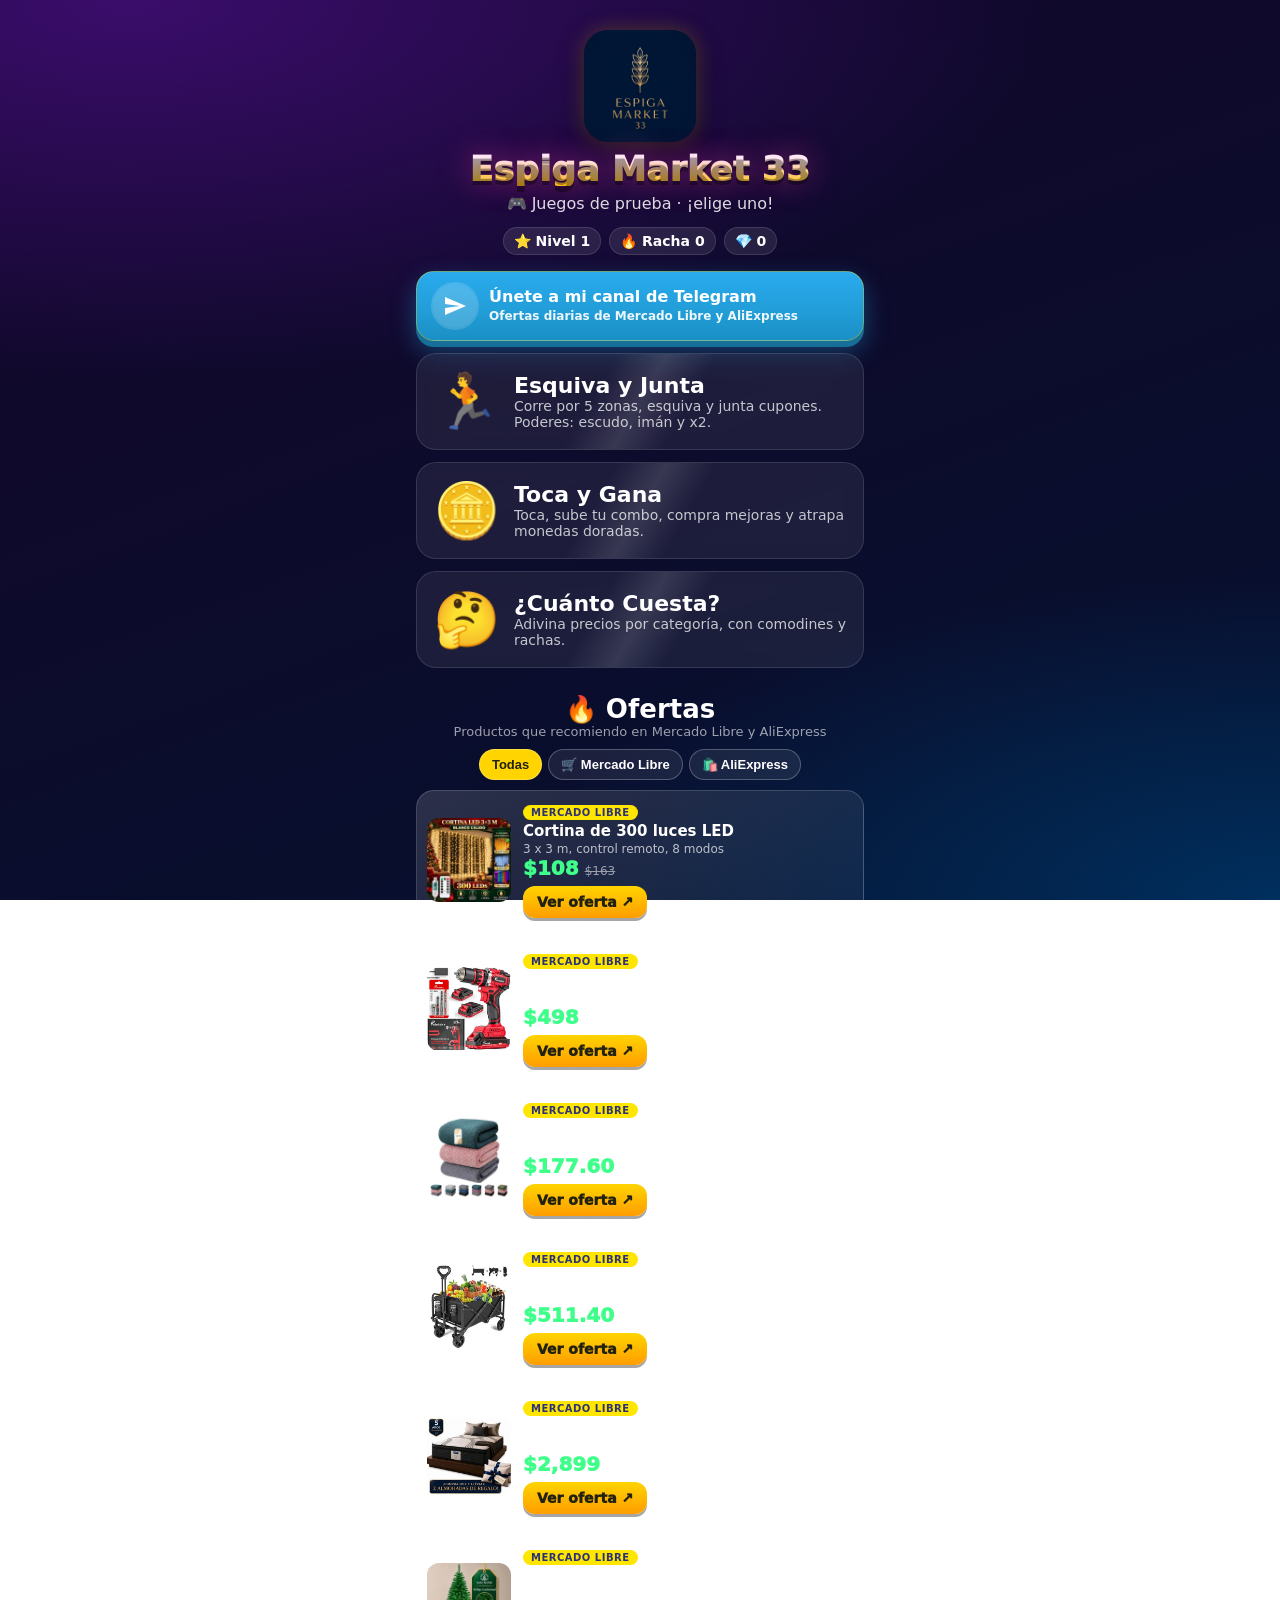
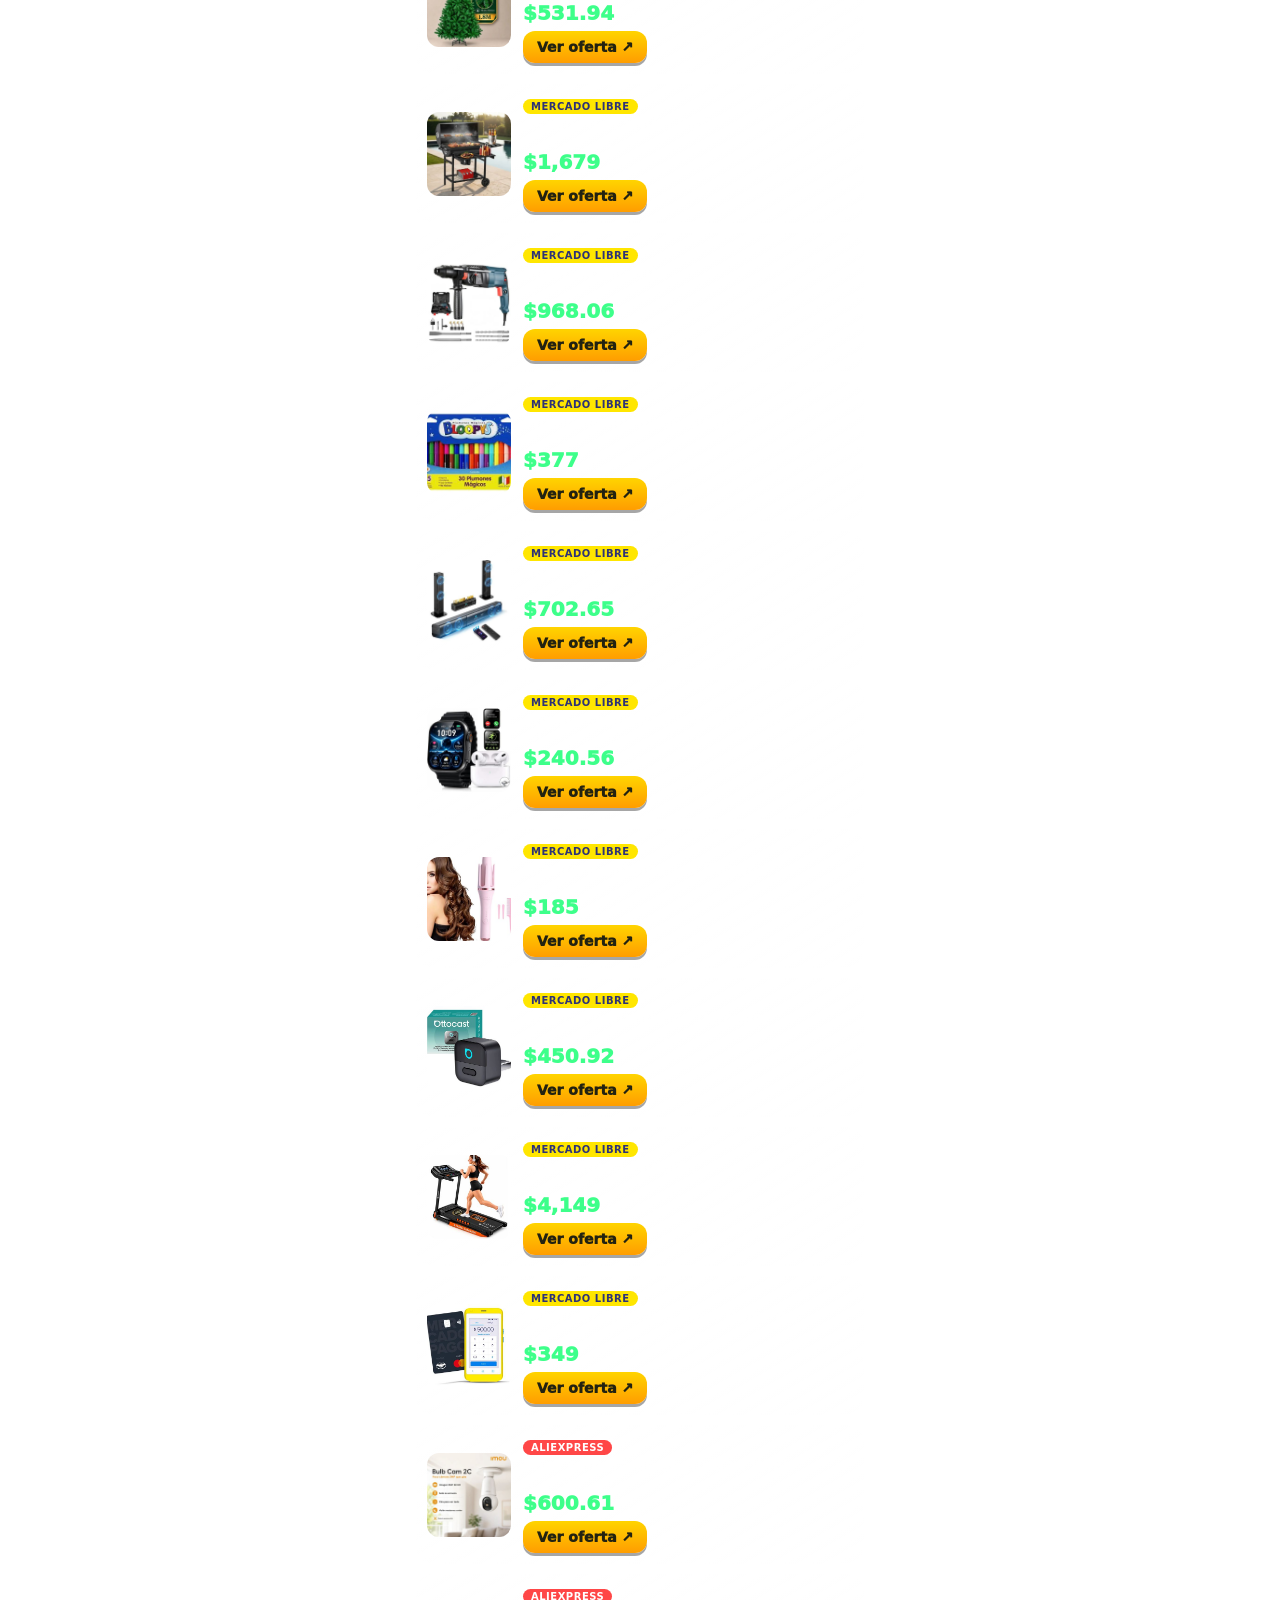
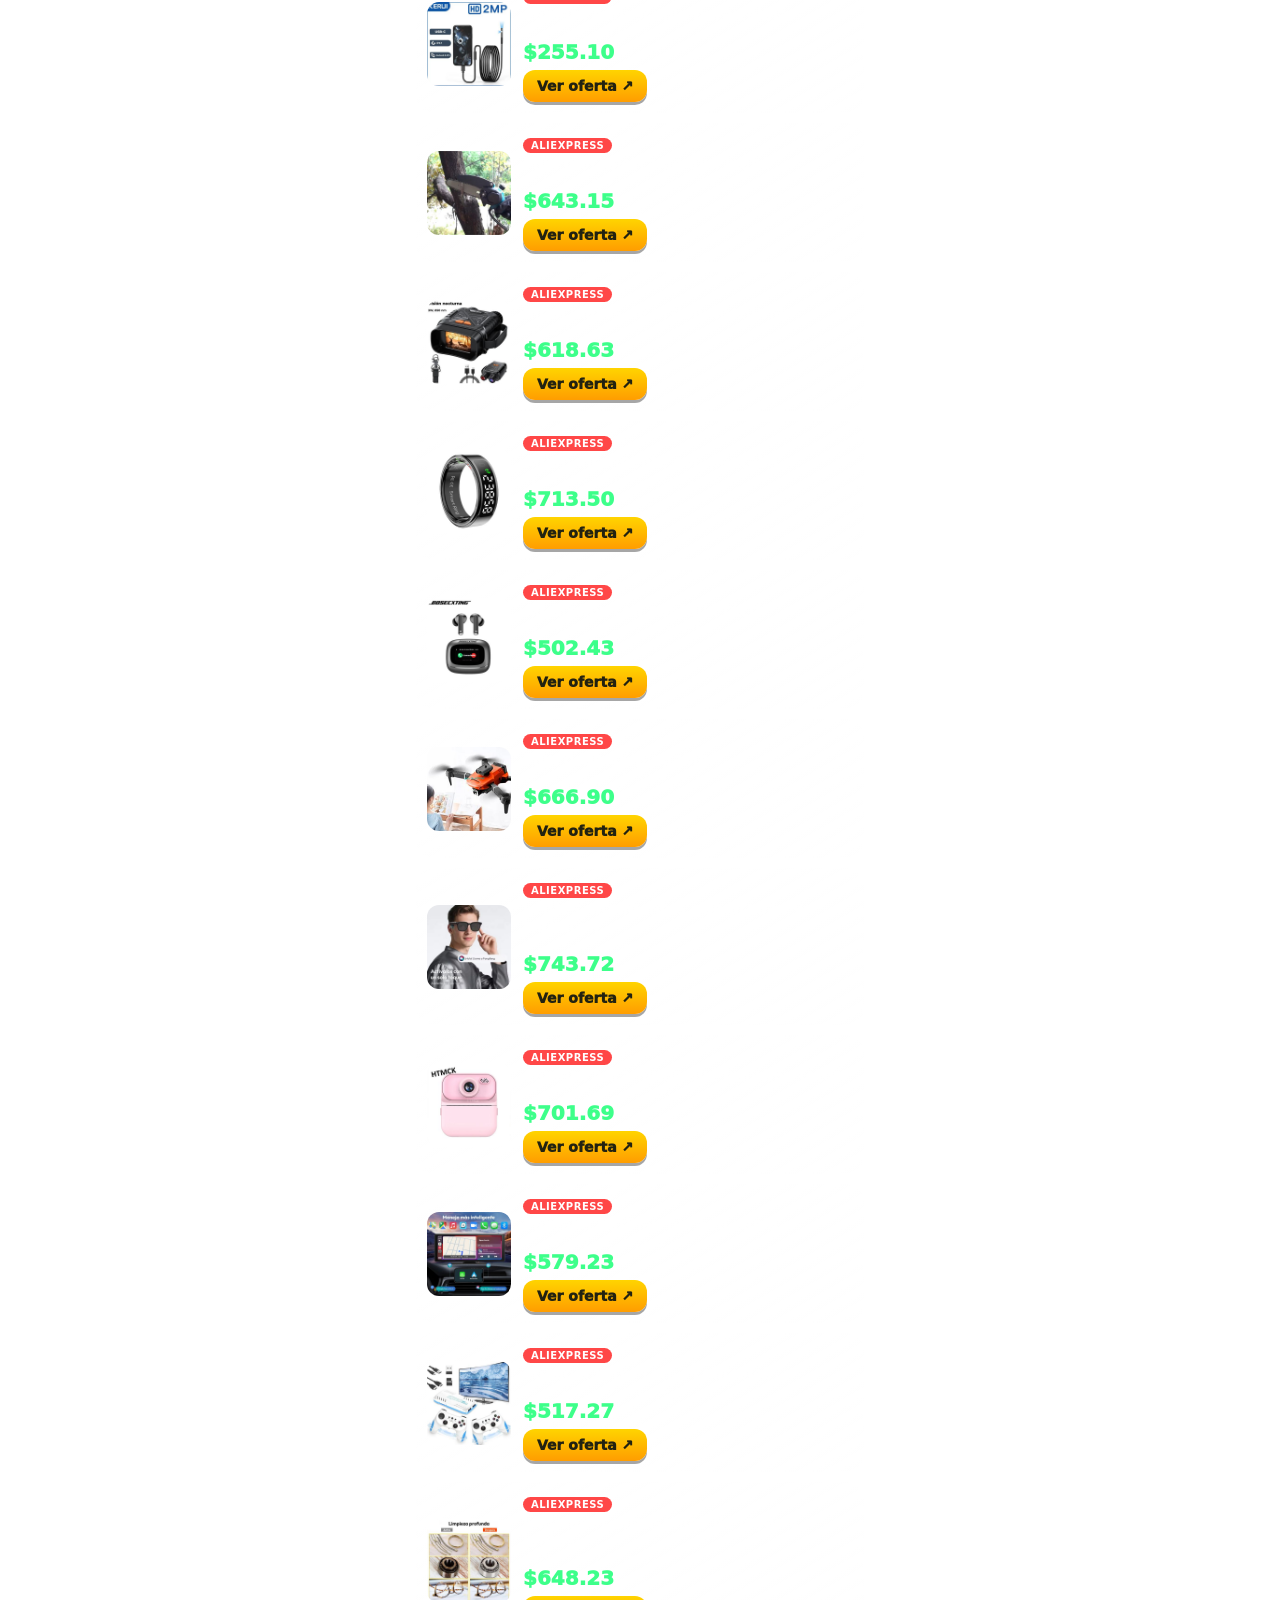
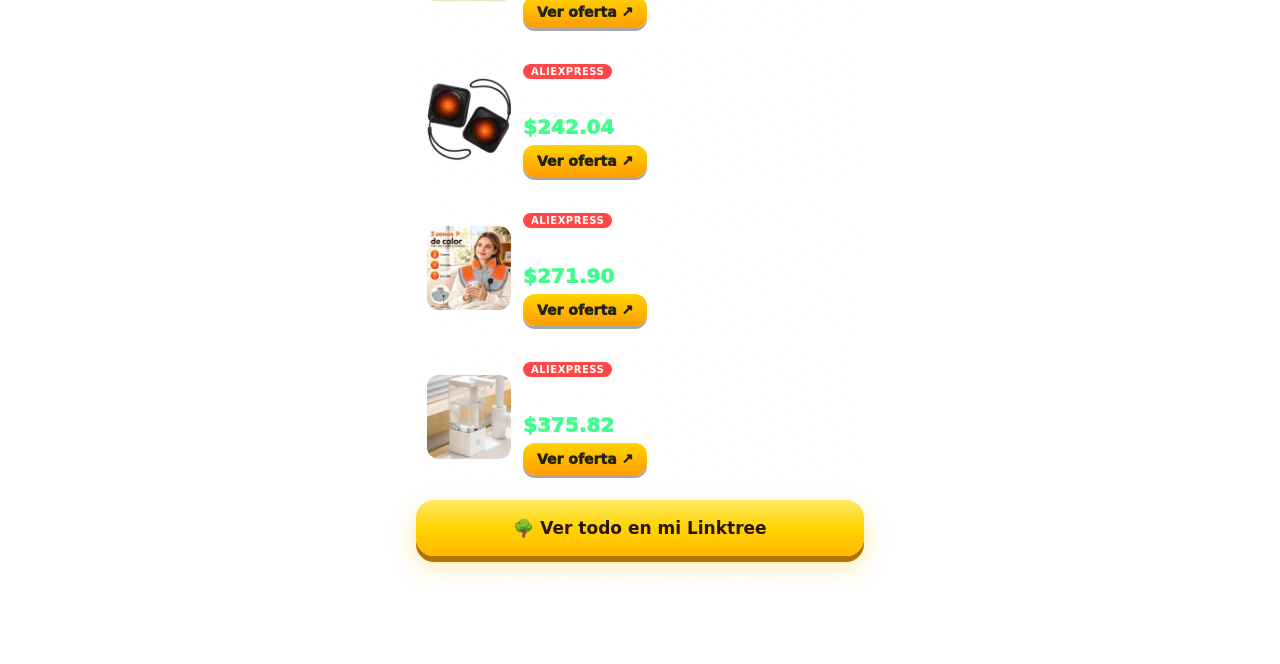
<file: index.html>
<!doctype html><html lang="es"><head><meta charset="utf-8"><meta name="viewport" content="width=device-width,initial-scale=1,maximum-scale=1,user-scalable=no"><meta name="theme-color" content="#14062b"><title>Juegos Espiga Market 33</title><link rel="icon" type="image/png" href="img/logo.png"><link rel="apple-touch-icon" href="img/logo.png"><link rel="stylesheet" href="motor.css">
<style>.gm{display:flex;align-items:center;gap:14px;text-align:left;color:#fff;text-decoration:none;position:relative;overflow:hidden;transition:transform .1s}.gm:active{transform:scale(.97)}.gm .e{font-size:54px;animation:floaty 2.4s ease-in-out infinite}.gm h2{font-size:22px}.gm p{opacity:.75;font-size:14px}.gm::before{content:"";position:absolute;inset:0;background:linear-gradient(120deg,transparent 40%,rgba(255,255,255,.12),transparent 60%);animation:shine2 3.5s infinite}@keyframes shine2{from{transform:translateX(-100%)}to{transform:translateX(100%)}}
.ftabs{display:flex;gap:6px;justify-content:center;margin:10px 0;flex-wrap:wrap}.ftabs button{border:1px solid rgba(255,255,255,.25);background:rgba(255,255,255,.08);color:#fff;border-radius:999px;padding:7px 12px;font-weight:900;font-size:13px}.ftabs button.on{background:#FFD400;color:#221}
.stats{display:flex;justify-content:center;gap:8px;margin:14px 0;flex-wrap:wrap}</style></head>
<body><div class="wrap" style="text-align:center;padding-top:30px">
<img class="logo-lg" src="img/logo.png" alt="Espiga Market 33" width="112" height="112"><div class="title" style="font-size:34px">Espiga Market 33</div><p style="opacity:.85;margin-top:8px">🎮 Juegos de prueba · ¡elige uno!</p>
<div class="stats" id="st"></div>
<a class="tg-btn" href="https://t.me/espigamarket33" target="_blank" rel="noopener"><span class="tg-ico" aria-hidden="true"><svg viewBox="0 0 24 24" fill="currentColor"><path d="M2.01 21 23 12 2.01 3 2 10l15 2-15 2z"/></svg></span><span class="tg-txt"><strong>Únete a mi canal de Telegram</strong><small>Ofertas diarias de Mercado Libre y AliExpress</small></span></a>
<a class="card gm" href="esquiva.html"><div class="e">🏃</div><div><h2>Esquiva y Junta</h2><p>Corre por 5 zonas, esquiva y junta cupones. Poderes: escudo, imán y x2.</p></div></a>
<a class="card gm" href="toca.html"><div class="e" style="animation-delay:.3s">🪙</div><div><h2>Toca y Gana</h2><p>Toca, sube tu combo, compra mejoras y atrapa monedas doradas.</p></div></a>
<a class="card gm" href="cuanto.html"><div class="e" style="animation-delay:.6s">🤔</div><div><h2>¿Cuánto Cuesta?</h2><p>Adivina precios por categoría, con comodines y rachas.</p></div></a>
<h2 style="margin-top:26px;font-size:26px">🔥 Ofertas</h2><p class="muted">Productos que recomiendo en Mercado Libre y AliExpress</p>
<div class="ftabs" id="ft"><button data-t="all" class="on">Todas</button><button data-t="ml">🛒 Mercado Libre</button><button data-t="ali">🛍️ AliExpress</button></div>
<div id="ofs"></div>
<a class="btn big" href="https://linktr.ee/espigamarket33" target="_blank" rel="noopener" style="display:flex;margin-top:14px;font-size:17px">🌳 Ver todo en mi Linktree</a>
<p class="muted" style="margin-top:18px">Versión de prueba · Sin premios en dinero</p>
<p class="muted" style="font-size:11px;margin-top:6px" id="discl"></p></div>
<script src="productos.js"></script>
<script>(function(){var L=PRODUCTOS.slice(),o=document.getElementById('ofs');function draw(t){o.innerHTML=L.filter(function(p){return t==='all'||p.t===t}).map(function(p){return ofertaCard(p)}).join('')}
draw('all');document.getElementById('ft').onclick=function(e){var b=e.target.closest('button');if(!b)return;[].forEach.call(this.children,function(c){c.classList.toggle('on',c===b)});draw(b.dataset.t)};
document.getElementById('discl').innerHTML=NOTA_PRECIOS})()</script>
<script>try{const p=JSON.parse(localStorage.getItem('shv2_profile')||'{}');document.getElementById('st').innerHTML='<span class="pill">⭐ Nivel '+(p.lvl||1)+'</span><span class="pill">🔥 Racha '+(p.streak||0)+'</span><span class="pill">💎 '+(p.gems||0)+'</span>'}catch(e){}</script>
</body></html>
</file>
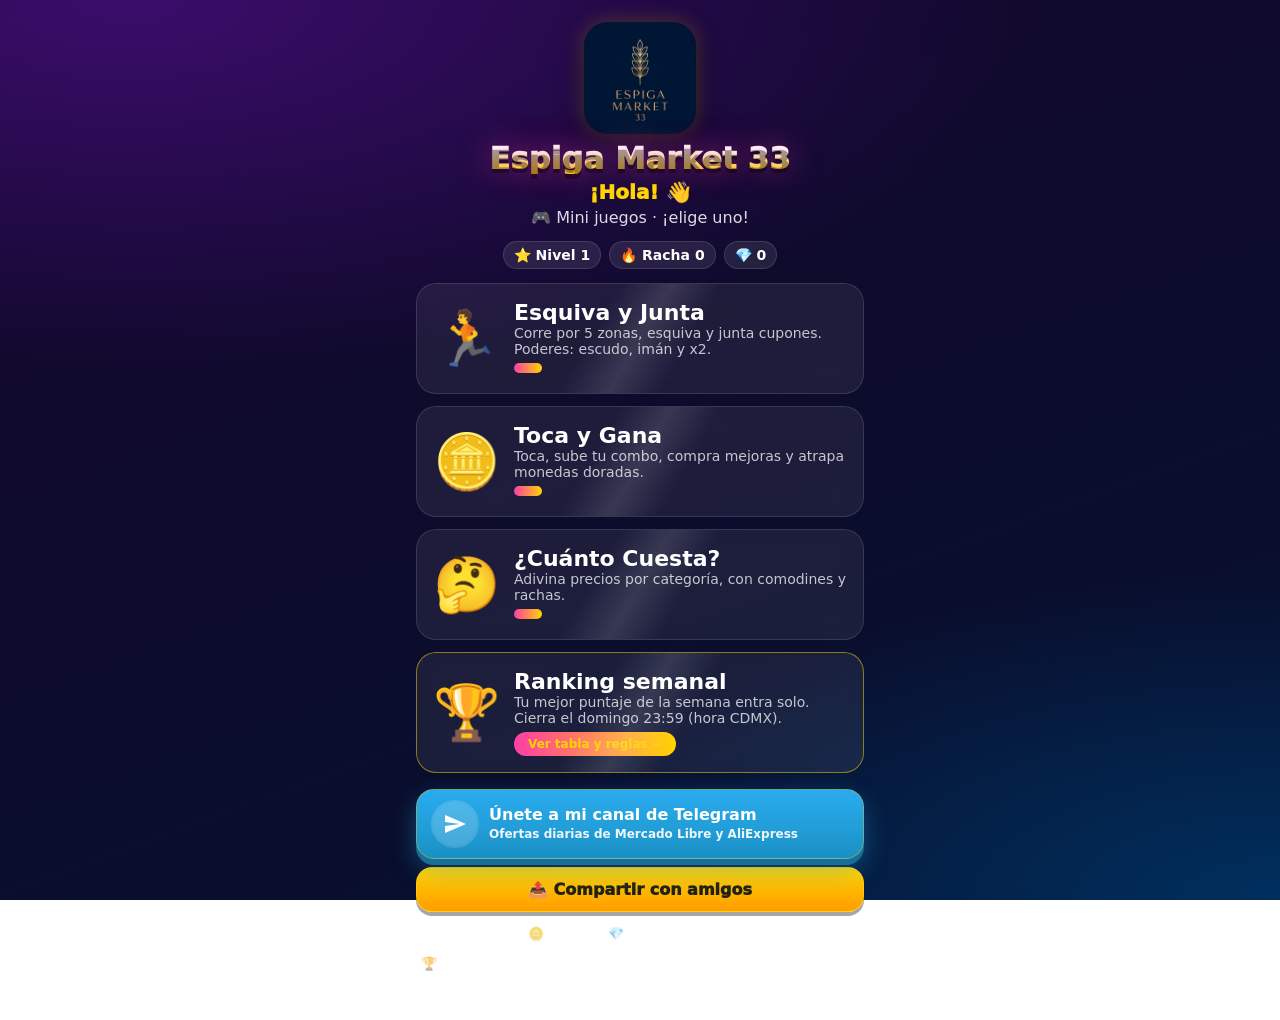
<file: tg/index.html>
<!doctype html><html lang="es" data-tg-page="hub"><head><meta charset="utf-8"><meta name="viewport" content="width=device-width,initial-scale=1,maximum-scale=1,user-scalable=no,viewport-fit=cover"><meta name="theme-color" content="#14062b"><title>Mini juegos · Espiga Market 33</title><link rel="icon" type="image/png" href="../img/logo.png"><link rel="apple-touch-icon" href="../img/logo.png"><link rel="stylesheet" href="../motor.css"><link rel="stylesheet" href="tg.css"><script src="https://telegram.org/js/telegram-web-app.js"></script><script src="https://sad.adsgram.ai/js/sad.min.js"></script><script src="tg.js"></script><script src="ranking.js"></script>
<style>.gm{display:flex;align-items:center;gap:14px;text-align:left;color:#fff;text-decoration:none;position:relative;overflow:hidden;transition:transform .1s}.gm:active{transform:scale(.97)}.gm .e{font-size:54px;animation:floaty 2.4s ease-in-out infinite}.gm h2{font-size:22px}.gm p{opacity:.75;font-size:14px}.gm .rec{display:inline-block;margin-top:6px;font-size:12px;font-weight:900;color:var(--y,#FFD400)}.gm::before{content:"";position:absolute;inset:0;background:linear-gradient(120deg,transparent 40%,rgba(255,255,255,.12),transparent 60%);animation:shine2 3.5s infinite}@keyframes shine2{from{transform:translateX(-100%)}to{transform:translateX(100%)}}.stats{display:flex;justify-content:center;gap:8px;margin:14px 0;flex-wrap:wrap}</style></head>
<body><div class="wrap" style="text-align:center;padding-top:22px">
<img class="logo-lg" src="../img/logo.png" alt="Espiga Market 33" width="96" height="96"><div class="title" style="font-size:30px">Espiga Market 33</div>
<div class="tgx-hola" id="tgHola">¡Hola! 👋</div><p style="opacity:.85;margin-top:4px">🎮 Mini juegos · ¡elige uno!</p>
<div class="stats" id="st"></div>
<a class="card gm" href="esquiva.html"><div class="e">🏃</div><div><h2>Esquiva y Junta</h2><p>Corre por 5 zonas, esquiva y junta cupones. Poderes: escudo, imán y x2.</p><span class="rec" id="r-esquiva"></span></div></a>
<a class="card gm" href="toca.html"><div class="e" style="animation-delay:.3s">🪙</div><div><h2>Toca y Gana</h2><p>Toca, sube tu combo, compra mejoras y atrapa monedas doradas.</p><span class="rec" id="r-toca"></span></div></a>
<a class="card gm" href="cuanto.html"><div class="e" style="animation-delay:.6s">🤔</div><div><h2>¿Cuánto Cuesta?</h2><p>Adivina precios por categoría, con comodines y rachas.</p><span class="rec" id="r-cuanto"></span></div></a>
<a class="card gm" href="ranking.html" style="border:1px solid rgba(255,212,0,.5)"><div class="e" style="animation-delay:.9s">🏆</div><div><h2>Ranking semanal</h2><p>Tu mejor puntaje de la semana entra solo. Cierra el domingo 23:59 (hora CDMX).</p><span class="rec">Ver tabla y reglas →</span></div></a>
<a class="tg-btn" href="https://t.me/espigamarket33" target="_blank" rel="noopener"><span class="tg-ico" aria-hidden="true"><svg viewBox="0 0 24 24" fill="currentColor"><path d="M2.01 21 23 12 2.01 3 2 10l15 2-15 2z"/></svg></span><span class="tg-txt"><strong>Únete a mi canal de Telegram</strong><small>Ofertas diarias de Mercado Libre y AliExpress</small></span></a>
<button type="button" class="tgx-share" onclick="TG.compartir()">📤 Compartir con amigos</button>
<p class="muted" style="margin-top:14px">Las monedas 🪙 y gemas 💎 son del juego, no tienen valor en dinero.<br>🏆 Ranking semanal · premios que se anuncian en el canal · <a href="../reglas-ranking.html" style="color:inherit">Reglas</a></p>
<p class="muted" style="font-size:11px;margin-top:6px"><a href="https://espigamarket33.github.io/" target="_blank" rel="noopener" style="color:inherit">Ver la página completa con ofertas</a></p></div>
<script>(function(){
function ld(k){try{return JSON.parse(localStorage.getItem('shv2_'+k)||'null')}catch(e){return null}}
function draw(){var p=ld('profile')||{};document.getElementById('st').innerHTML='<span class="pill">⭐ Nivel '+(p.lvl||1)+'</span><span class="pill">🔥 Racha '+(p.streak||0)+'</span><span class="pill">💎 '+(p.gems||0)+'</span>';
 ['esquiva','toca','cuanto'].forEach(function(id){var g=ld('g_'+id),b=0;if(g&&g.lb)Object.keys(g.lb).forEach(function(k){var l=g.lb[k];if(l&&l[0]&&l[0].s>b)b=l[0].s});var el=document.getElementById('r-'+id);if(el)el.textContent=b?'🏆 Tu récord: '+Number(b).toLocaleString('es-MX'):''})}
draw();addEventListener('pageshow',draw);
document.querySelectorAll('.gm').forEach(function(a){a.addEventListener('click',function(){TG.haptic('medium')})});
})()</script>
</body></html>
</file>
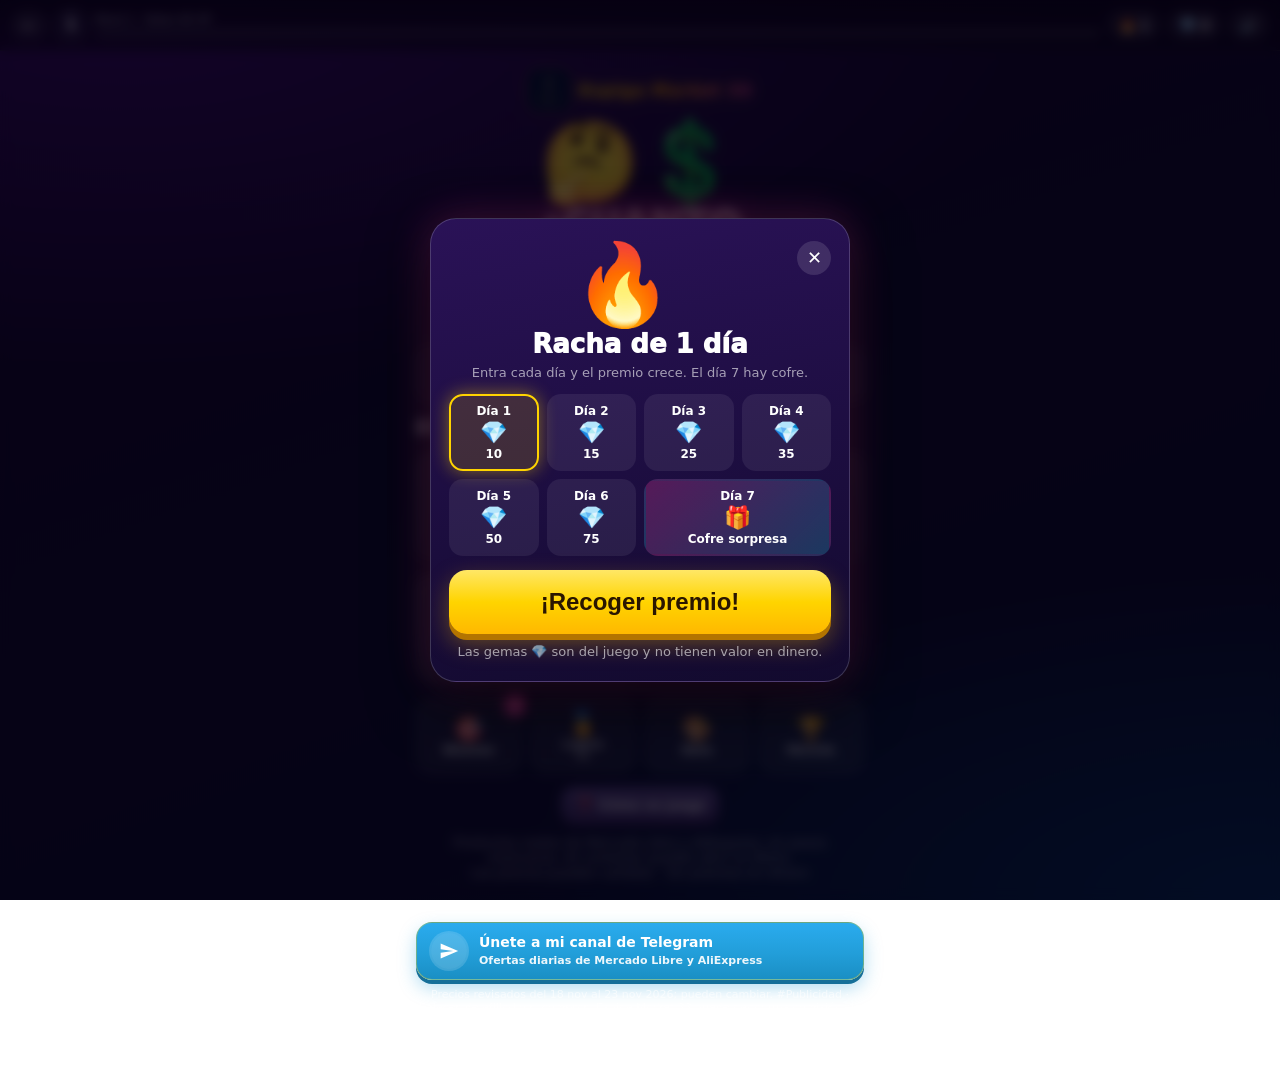
<file: cuanto.html>
<!doctype html><html lang="es"><head><meta charset="utf-8"><meta name="viewport" content="width=device-width,initial-scale=1,maximum-scale=1,user-scalable=no,viewport-fit=cover"><meta name="theme-color" content="#14062b"><title>¿Cuánto Cuesta? · Espiga Market 33</title>
<link rel="icon" type="image/png" href="img/logo.png"><link rel="apple-touch-icon" href="img/logo.png"><link rel="stylesheet" href="motor.css">
<style>
body{touch-action:manipulation}
.cats{display:grid;grid-template-columns:1fr 1fr;gap:10px;margin:12px 0}
.cat{position:relative;border:1px solid var(--line);border-radius:20px;padding:14px 8px;color:#fff;cursor:pointer;font-weight:900;font-size:15px;background:linear-gradient(150deg,rgba(255,255,255,.12),rgba(255,255,255,.03));transition:transform .1s}
.cat:active{transform:scale(.95)}
.cat b{display:block;font-size:40px;margin-bottom:4px;filter:drop-shadow(0 4px 8px rgba(0,0,0,.4))}
.cat small{display:block;font-weight:700;opacity:.65;font-size:11px;margin-top:2px}
.cat.lock{filter:grayscale(1);opacity:.5}
.hdr{display:flex;justify-content:space-between;align-items:center;margin-top:6px;font-weight:900}
.dots{display:flex;gap:5px;justify-content:center;margin:10px 0}
.dots i{width:22px;height:8px;border-radius:5px;background:rgba(255,255,255,.15)}
.dots i.ok{background:var(--g);box-shadow:0 0 8px var(--g)}.dots i.bad{background:#ff2a55}.dots i.cur{background:var(--y);animation:bump 1s infinite}
.prod{position:relative;text-align:center;padding:16px 12px 14px;overflow:hidden}
.prod .em img{width:170px;height:170px;object-fit:cover;border-radius:18px;background:#fff;display:block;margin:0 auto}.prod .em{font-size:96px;line-height:1.1;display:inline-block;animation:floaty 2.2s ease-in-out infinite;filter:drop-shadow(0 10px 18px rgba(0,0,0,.45))}
.prod h2{font-size:24px;margin-top:4px}
.tag{display:inline-block;font-size:11px;font-weight:900;letter-spacing:1px;padding:3px 10px;border-radius:999px;background:rgba(255,255,255,.12);margin-bottom:4px}
.timer{position:absolute;top:10px;right:10px;width:58px;height:58px}
.timer svg{transform:rotate(-90deg)}
.timer span{position:absolute;inset:0;display:grid;place-items:center;font-weight:1000;font-size:20px}
.opts{display:grid;grid-template-columns:1fr 1fr;gap:10px;margin-top:12px}
.opt{background:linear-gradient(180deg,rgba(255,255,255,.16),rgba(255,255,255,.06));color:#fff;border:2px solid rgba(255,255,255,.2);border-radius:18px;padding:18px 6px;font-size:24px;font-weight:1000;cursor:pointer;box-shadow:0 5px 0 rgba(0,0,0,.35);animation:optIn .35s backwards cubic-bezier(.2,1.4,.4,1)}
.opt:active{transform:translateY(3px);box-shadow:0 2px 0 rgba(0,0,0,.35)}
@keyframes optIn{from{transform:scale(.4) translateY(30px);opacity:0}}
.opt.ok{background:linear-gradient(180deg,#3dff8a,#0f9d58)!important;border-color:#bfffd8!important;color:#022;animation:okp .4s}
@keyframes okp{40%{transform:scale(1.08)}}
.opt.bad{background:linear-gradient(180deg,#ff5a7a,#a3002a)!important;border-color:#ffc2cf!important;animation:shk .4s}
.opt.gone{opacity:.15;pointer-events:none;transform:scale(.9)}
.life{display:flex;gap:8px;margin-top:12px}
.life button{flex:1;border:1px solid var(--line);border-radius:14px;padding:9px 4px;background:rgba(255,255,255,.08);color:#fff;font-weight:900;font-size:13px;cursor:pointer}
.life button b{display:block;font-size:22px}
.life button[disabled]{opacity:.3}
#streak{transition:transform .15s}
#fb{min-height:30px;margin-top:10px;font-weight:1000;font-size:18px;text-align:center}
</style></head><body>
<div class="wrap">
<div id="menu" style="text-align:center">
 <div class="brand-row"><img class="logo" src="img/logo.png" alt="Espiga Market 33" width="42" height="42"><div class="brand" style="font-size:16px">Espiga Market 33</div></div>
 <div class="big-emoji" style="margin-top:8px">🤔💲</div>
 <h1 class="title">¿CUÁNTO<br>CUESTA?</h1>
 <p style="opacity:.85;margin:10px 0">Adivina el precio. Entre más rápido y más seguido aciertes, más puntos.</p>
 <div class="card" style="display:flex;justify-content:space-around;padding:10px"><div><div class="muted">Tu récord</div><b style="font-size:22px;color:var(--y)" id="mBest">0</b></div><div><div class="muted">Mejor racha</div><b style="font-size:22px;color:var(--p)" id="mStreak">0</b></div><div><div class="muted">Aciertos</div><b style="font-size:22px;color:var(--g)" id="mAc">0</b></div></div>
 <h3 style="text-align:left;margin-top:6px">Elige una categoría</h3>
 <div class="cats" id="cats"></div>
 <div id="meta"></div>
 <button class="btn sec sm" id="tutB">❓ Cómo se juega</button>
 <p class="muted" style="margin-top:12px">Productos reales de Mercado Libre y AliExpress, en pesos mexicanos. Al contestar puedes abrir la oferta.<br>Los precios pueden cambiar · Sin premios en dinero</p>
</div>
<div id="game" class="hidden">
 <div class="hdr"><span>Ronda <span id="rd">1</span>/<span id="rN">10</span></span><span class="pill" id="streak">🔥 0</span><span style="color:var(--y);font-size:22px">⭐ <span id="pt">0</span></span></div>
 <div class="dots" id="dots"></div>
 <div class="card prod" id="card"><div class="timer"><svg width="58" height="58"><circle cx="29" cy="29" r="25" stroke="rgba(255,255,255,.15)" stroke-width="6" fill="none"/><circle id="tc" cx="29" cy="29" r="25" stroke="#FFD400" stroke-width="6" fill="none" stroke-linecap="round" stroke-dasharray="157" stroke-dashoffset="0"/></svg><span id="tn">10</span></div>
  <div class="tag" id="tg"></div><br><div class="em" id="em"></div><h2 id="pn"></h2><p id="pd" style="opacity:.7;margin-top:2px"></p></div>
 <div class="opts" id="opts"></div>
 <div id="fb"></div>
 <div class="life"><button id="l50"><b>✂️</b>50/50</button><button id="lSkip"><b>⏭️</b>Saltar</button><button id="lTime"><b>⏱️</b>+5 seg</button></div>
</div>
</div>
<script src="motor.js"></script><script src="productos.js"></script>
<script>
(function(){
const $=id=>document.getElementById(id);
const CATS=[{id:'ml',n:'Mercado Libre',e:'🛒'},{id:'ali',n:'AliExpress',e:'🛍️'},{id:'mix',n:'Mixto',e:'🎲'}];
const REAL=(window.PRODUCTOS||[]).filter(p=>p&&p.p>0&&p.u);
const EJ=[['🎧','Audífonos inalámbricos (ejemplo)','Precio de ejemplo, sin link',349],['⌚','Reloj inteligente (ejemplo)','Precio de ejemplo, sin link',499],['🔋','Batería portátil (ejemplo)','Precio de ejemplo, sin link',279],['🔊','Bocina portátil (ejemplo)','Precio de ejemplo, sin link',459],['💡','Tira de luces LED (ejemplo)','Precio de ejemplo, sin link',159]];
const toQ=p=>[p.e,p.n,p.d,Math.round(p.p),p];
function pool(c){let L=REAL.filter(p=>c==='mix'||p.t===c).map(toQ);if(L.length<5)L=L.concat(EJ.slice(0,5-L.length));return L}
const P={};CATS.forEach(c=>P[c.id]=pool(c.id));
const SK=[{id:'cl',name:'Clásico',icon:'🟣',v:{}},{id:'oce',name:'Océano',icon:'🌊',lvl:2,v:{'--bg1':'#001a33','--bg2':'#004d66','--p':'#29e6ff','--c':'#7dffea'}},{id:'atar',name:'Atardecer',icon:'🌅',cost:60,v:{'--bg1':'#3a0a1a','--bg2':'#7a2a00','--p':'#ff7a00','--c':'#ffd166'}},{id:'selva',name:'Selva',icon:'🌴',cost:120,v:{'--bg1':'#03200f','--bg2':'#0b4d2a','--p':'#3dff8a','--c':'#c6ff00'}},{id:'oro',name:'Oro',icon:'👑',lvl:5,v:{'--bg1':'#1a1200','--bg2':'#4d3600','--p':'#FFD400','--c':'#fff3a8'}},{id:'neon',name:'Noche neón',icon:'🌃',cost:200,v:{'--bg1':'#000000','--bg2':'#1a0033','--p':'#ff00d4','--c':'#00ffea'}}];
const G=S.init({id:'cuanto',skins:SK,
 missions:[{id:'ac15',icon:'✅',txt:'Acierta 15 precios',stat:'aciertos',goal:15},{id:'ac40',icon:'✅',txt:'Acierta 40 precios',stat:'aciertos',goal:40,gems:30,xp:40},{id:'r5',icon:'🔥',txt:'Haz una racha de 5',stat:'racha',goal:5,max:true,gems:20},{id:'p2',icon:'🎮',txt:'Termina 2 partidas',stat:'partidas',goal:2,gems:10},{id:'cm1',icon:'✂️',txt:'Usa un comodín',stat:'comodines',goal:1,gems:10},{id:'s1500',icon:'⭐',txt:'Haz 1,500 puntos en una partida',stat:'score',goal:1500,max:true,gems:25},{id:'rp5',icon:'⚡',txt:'Responde bien 5 veces en menos de 3 seg',stat:'rapidas',goal:5}],
 achievements:[{id:'c1',icon:'✅',name:'Primer acierto',desc:'Adivina tu primer precio',test:s=>s.aciertos>=1},{id:'c2',icon:'🧠',name:'Ojo de comprador',desc:'100 aciertos en total',test:s=>s.aciertos>=100},{id:'c3',icon:'💯',name:'Perfecto',desc:'10 de 10 en una partida',test:s=>s.perfectas>=1},{id:'c4',icon:'🔥',name:'Racha de fuego',desc:'Racha de 7',test:s=>s.max_racha>=7},{id:'c5',icon:'⚡',name:'Rayo',desc:'Acierta en menos de 1.5 seg',test:s=>s.rayo>=1},{id:'c6',icon:'⭐',name:'Experto',desc:'3,000 puntos en una partida',test:s=>s.max_score>=3000},{id:'c7',icon:'🗺️',name:'Explorador',desc:'Juega todas las categorías',test:(s,g)=>CATS.every(c=>s['cat_'+c.id])},{id:'c8',icon:'🧘',name:'Sin ayuda',desc:'Partida perfecta sin comodines',test:s=>s.puro>=1},{id:'c9',icon:'🎮',name:'Fan',desc:'Juega 20 partidas',test:s=>s.partidas>=20}],
 tutorial:[{icon:'🤔💲',title:'Adivina el precio',txt:'Verás un producto y 4 precios. Toca el correcto antes de que se acabe el tiempo.'},{icon:'⚡🔥',title:'Rapidez y racha',txt:'Entre más rápido contestes, más puntos. Si aciertas seguido, tu <b>racha</b> multiplica los puntos hasta <b>x3</b>.'},{icon:'✂️⏭️⏱️',title:'Comodines',txt:'Una vez por partida: <b>50/50</b> quita 2 opciones, <b>Saltar</b> cambia el producto y <b>+5 seg</b> te da más tiempo.'}],
 onSkin:theme});
function theme(){const s=SK.find(k=>k.id===S.skin())||SK[0];const r=document.documentElement.style;['--bg1','--bg2','--p','--c'].forEach(k=>r.removeProperty(k));for(const k in s.v)r.setProperty(k,s.v[k])}theme();
const money=v=>'$'+v.toLocaleString('es-MX');
function menu(){$('menu').classList.remove('hidden');$('game').classList.add('hidden');$('mBest').textContent=S.fmt(S.best());$('mStreak').textContent=S.stat('max_racha');$('mAc').textContent=S.fmt(S.stat('aciertos'));
 $('cats').innerHTML=CATS.map(c=>{const lk=c.lvl&&S.profile.lvl<c.lvl;return '<button class="cat'+(lk?' lock':'')+'" data-c="'+c.id+'"><b>'+(lk?'🔒':c.e)+'</b>'+c.n+'<small>'+(lk?'Se abre en nivel '+c.lvl:'Récord: '+S.fmt(S.best(c.id)))+'</small></button>'}).join('');S.metaTabs($('meta'),[['main','General']].concat(CATS.map(c=>[c.id,c.e+' '+c.n])))}
$('cats').onclick=e=>{const b=e.target.closest('.cat');if(!b)return;const c=CATS.find(k=>k.id===b.dataset.c);if(c.lvl&&S.profile.lvl<c.lvl){S.sfx('bad');S.toast('🔒','Categoría bloqueada','Llega al nivel '+c.lvl+' para abrir '+c.n);return}S.sfx('click');S.tutorial().then(()=>start(c.id))};
$('tutB').onclick=()=>S.tutorial(true);
let g,tm;
function start(cat){const Q=[...P[cat]].sort(()=>Math.random()-.5);g={cat,q:Q,R:Math.min(10,Q.length),seen:[],i:0,qi:0,pts:0,streak:0,best:0,ok:0,res:[],used:{},lock:false,adExtra:false};$('rN').textContent=g.R;$('menu').classList.add('hidden');$('game').classList.remove('hidden');$('pt').dataset.v=0;$('pt').textContent='0';['l50','lSkip','lTime'].forEach(k=>$(k).disabled=false);S.add('cat_'+cat,1);S.banner(CATS.find(c=>c.id===cat).n.toUpperCase(),'¡A JUGAR!');setTimeout(next,700)}
function opts(p){const s=[p];const f=[.42,.55,.65,.75,.85,1.18,1.3,1.45,1.65,1.9,2.3];const gap=Math.max(12,p*.09);let guard=0;
 while(s.length<4&&guard++<300){let v=Math.round(p*f[Math.random()*f.length|0]*(0.97+Math.random()*.06));if(v<10)v=10+(Math.random()*20|0);if(s.every(x=>Math.abs(x-v)>=gap))s.push(v)}
 while(s.length<4)s.push(p+Math.round(gap*(s.length+1)));return s.sort(()=>Math.random()-.5)}
const mult=n=>n>=7?3:n>=5?2:n>=3?1.5:n>=2?1.2:1;
function dots(){$('dots').innerHTML=Array.from({length:g.R},(_,k)=>'<i class="'+(g.res[k]===1?'ok':g.res[k]===0?'bad':k===g.i?'cur':'')+'"></i>').join('')}
function streakUI(){const m=mult(g.streak),e=$('streak');e.innerHTML='🔥 '+g.streak+(m>1?' · x'+m:'');e.style.transform='scale(1.3)';setTimeout(()=>e.style.transform='',150);e.style.boxShadow=m>1?'0 0 '+(m*8)+'px var(--p)':''}
function next(){if(g.i>=g.R)return end();const p=g.q[g.qi%g.q.length];g.cur=p;g.lock=false;$('rd').textContent=g.i+1;$('em').innerHTML=p[4]&&p[4].i?'<img src="'+p[4].i+'" alt="" onerror="this.outerHTML=\''+p[0]+'\'">':p[0];$('pn').textContent=p[1];$('pd').textContent=p[2];$('tg').textContent=p[4]?(p[4].t==='ml'?'🛒 MERCADO LIBRE':'🛍️ ALIEXPRESS'):'EJEMPLO';$('fb').textContent='';
 const card=$('card');card.style.animation='none';void card.offsetWidth;card.style.animation='popIn .4s cubic-bezier(.2,1.4,.4,1)';
 $('opts').innerHTML=opts(p[3]).map((v,k)=>'<button class="opt" data-v="'+v+'" style="animation-delay:'+(k*.07)+'s">'+money(v)+'</button>').join('');
 dots();streakUI();g.total=10;g.st=performance.now();g.lastTick=10;clearInterval(tm);tm=setInterval(tick,50);S.sfx('whoosh')}
function left(){return g.total-(performance.now()-g.st)/1000}
function tick(){const l=left();$('tc').style.strokeDashoffset=157*(1-Math.max(0,l)/g.total);$('tc').style.stroke=l<3?'#ff2a55':l<6?'#ff9d00':'var(--y)';const s=Math.ceil(Math.max(0,l));$('tn').textContent=s;if(s<g.lastTick){g.lastTick=s;if(s<=3&&s>0){S.sfx('tick');S.vib(10)}}if(l<=0){clearInterval(tm);pick(null)}}
$('opts').addEventListener('click',e=>{const b=e.target.closest('.opt');if(b)pick(+b.dataset.v,b)});
function pick(v,btn){if(g.lock)return;g.lock=true;clearInterval(tm);const p=g.cur[3],l=Math.max(0,left()),el=g.total-l;
 document.querySelectorAll('.opt').forEach(b=>{if(+b.dataset.v===p)b.classList.add('ok');else if(+b.dataset.v===v)b.classList.add('bad')});
 const r=(btn||$('opts')).getBoundingClientRect(),cx=r.left+r.width/2,cy=r.top+r.height/2;
 if(v===p){g.streak++;g.best=Math.max(g.best,g.streak);g.ok++;g.res[g.i]=1;const m=mult(g.streak);const pts=Math.round((100+l*15)*m);g.pts+=pts;
  S.sfx('good');S.sfx('coin',g.streak);S.vib(25);S.burst(cx,cy,{n:26+g.streak*4,speed:7});S.float(cx,cy-30,'+'+pts+(m>1?' (x'+m+')':''),m>1?'#ff3ea5':'#FFD400',26);
  $('fb').innerHTML=(el<1.5?'⚡ ¡RAYO! ':el<3?'⚡ ¡Rapidísimo! ':'✅ ¡Correcto! ')+'+'+pts;S.add('aciertos',1);S.max('racha',g.streak);if(el<3)S.add('rapidas',1);if(el<1.5)S.add('rayo',1);
  if([3,5,7,10].includes(g.streak)){S.sfx('combo',g.streak*2);S.banner('¡RACHA DE '+g.streak+'!','x'+mult(g.streak)+' PUNTOS');if(g.streak>=5)S.confetti(60)}}
 else{const lost=g.streak;g.streak=0;g.res[g.i]=0;S.sfx('bad');S.vib([40,30,40]);S.shake($('card'));
  const diff=v===null?0:Math.abs(v-p);$('fb').innerHTML=(v===null?'⏰ Se acabó el tiempo. ':'❌ ')+'Era <span style="color:var(--g)">'+money(p)+'</span>'+(v!==null?' <span class="muted">(te fuiste por '+money(diff)+')</span>':'')+(lost>=3?'<div class="muted">Perdiste tu racha de '+lost+'</div>':'')}
 const pr=g.cur[4];if(pr){if(!g.seen.includes(pr))g.seen.push(pr);$('fb').insertAdjacentHTML('beforeend','<div style="font-size:13px;font-weight:700;opacity:.85;margin-top:4px">Precio registrado: '+precioMX(pr.p)+' en '+tiendaNombre(pr.t)+'</div><a class="ov" href="'+pr.u+'" target="_blank" rel="sponsored noopener">Ver oferta ↗</a>')}S.countTo($('pt'),g.pts,500);streakUI();g.i++;g.qi++;dots();setTimeout(next,pr?2300:1400)}
$('l50').onclick=()=>{if(g.lock||g.used.f)return;g.used.f=1;$('l50').disabled=true;S.add('comodines',1);S.sfx('whoosh');const bad=[...document.querySelectorAll('.opt')].filter(b=>+b.dataset.v!==g.cur[3]).sort(()=>Math.random()-.5).slice(0,2);bad.forEach(b=>b.classList.add('gone'))};
$('lSkip').onclick=()=>{if(g.lock||g.used.s)return;g.used.s=1;$('lSkip').disabled=true;S.add('comodines',1);S.sfx('whoosh');clearInterval(tm);g.qi++;next()};
$('lTime').onclick=()=>{if(g.lock||g.used.t)return;g.used.t=1;$('lTime').disabled=true;S.add('comodines',1);S.sfx('power');g.total+=5;S.float(innerWidth-50,140,'+5 seg','#3dff8a',24)};
function end(){clearInterval(tm);
 if(!g.adExtra&&g.ok<g.R&&window.TG&&TG.ofrecerContinuar){
  TG.ofrecerContinuar({titulo:'Fin de la partida',sub:'Mira un anuncio y juega una pregunta extra. Solo una vez por partida.',si:'📺 Ver anuncio para +1 pregunta extra',no:'Ver resultado',onReward:()=>{g.adExtra=true;g.R+=1;$('rN').textContent=g.R;next()},onSkip:finPartida});
  return}
 finPartida()}
function finPartida(){const perfect=g.ok===g.R&&g.R>=10;let bonus=perfect?500:0;g.pts+=bonus;const noHelp=!Object.keys(g.used).length;
 S.add('partidas',1);S.max('score',g.pts);if(perfect){S.add('perfectas',1);if(noHelp)S.add('puro',1)}
 S.submit(g.pts,g.cat);
 S.result({score:g.pts,rk:{ok:g.ok,R:g.R},lines:[['✅ Aciertos',g.ok+' / '+g.R],['🔥 Mejor racha',g.best],...(perfect?[['💯 Bonus perfecto','+500']]:[]),['🗂️ Categoría',CATS.find(c=>c.id===g.cat).n]],xp:10+g.ok*6+(perfect?30:0),chest:g.ok>=8?'¡Acertaste '+g.ok+'! Ganaste un cofre':null,again:()=>start(g.cat),menu,extra:g.seen.length?'<div style="text-align:left;margin-top:12px;font-weight:900">🛍️ Los productos de esta partida</div>'+g.seen.map(p=>ofertaCard(p)).join('')+'<p class="onote">'+NOTA_PRECIOS+'</p>':''})}
menu();
})();
</script><div class="wrap" style="padding-top:0"><a class="tg-btn sm" href="https://t.me/espigamarket33" target="_blank" rel="noopener"><span class="tg-ico" aria-hidden="true"><svg viewBox="0 0 24 24" fill="currentColor"><path d="M2.01 21 23 12 2.01 3 2 10l15 2-15 2z"/></svg></span><span class="tg-txt"><strong>Únete a mi canal de Telegram</strong><small>Ofertas diarias de Mercado Libre y AliExpress</small></span></a><p class="muted" style="font-size:11px;text-align:center;margin:8px 0 18px" id="discl"></p></div><script>document.getElementById("discl").innerHTML=NOTA_PRECIOS+' · <a href="'+LINKTREE+'" target="_blank" rel="noopener" style="color:inherit">Mi Linktree</a>'</script></body></html>
</file>
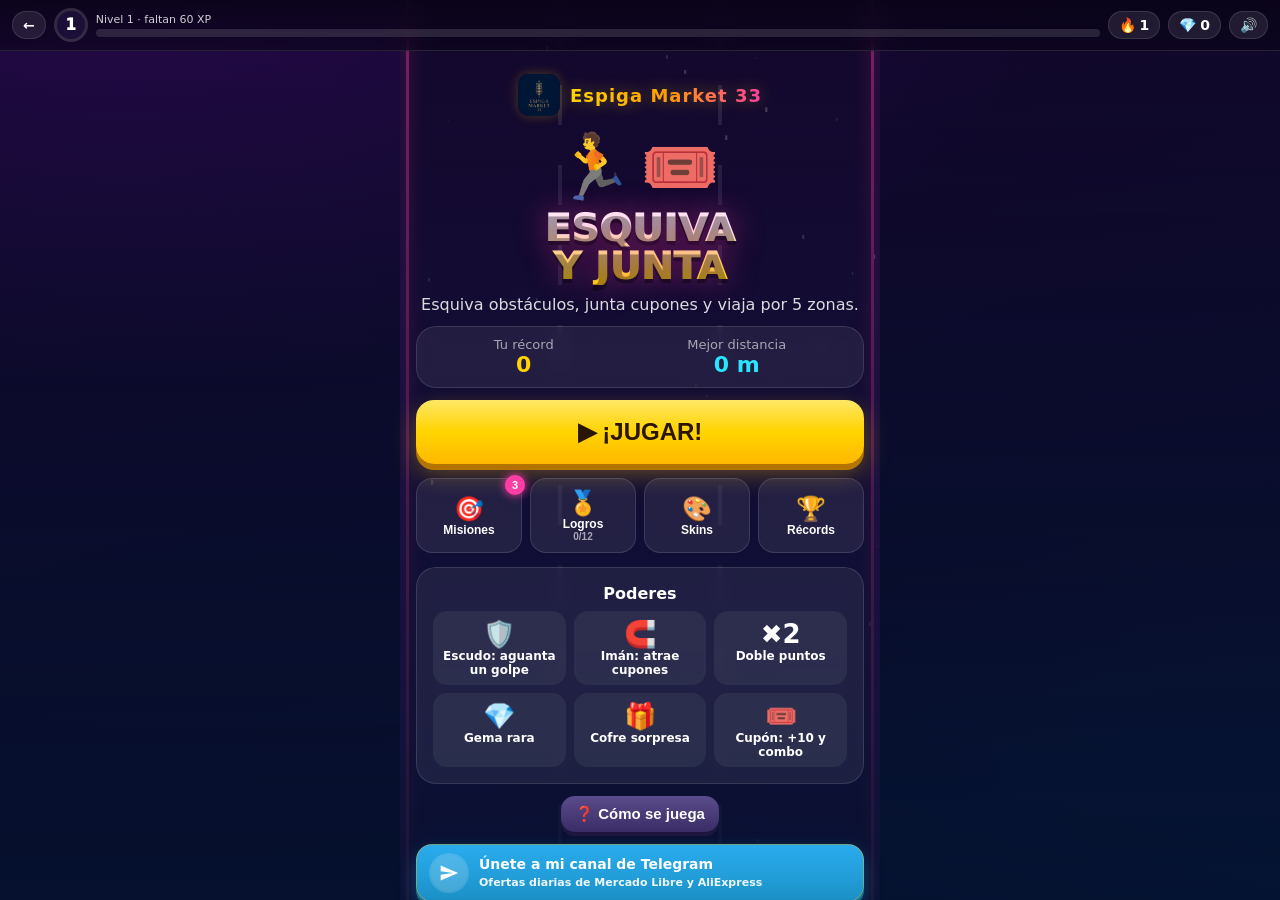
<file: esquiva.html>
<!doctype html><html lang="es"><head><meta charset="utf-8"><meta name="viewport" content="width=device-width,initial-scale=1,maximum-scale=1,user-scalable=no,viewport-fit=cover"><meta name="theme-color" content="#14062b"><title>Esquiva y Junta · Espiga Market 33</title>
<link rel="icon" type="image/png" href="img/logo.png"><link rel="apple-touch-icon" href="img/logo.png"><link rel="stylesheet" href="motor.css">
<style>
body{overflow:hidden;touch-action:none;position:fixed;inset:0}
#c{position:fixed;left:50%;top:0;transform:translateX(-50%);display:block}
#hud{position:fixed;top:56px;left:50%;transform:translateX(-50%);width:100%;max-width:480px;padding:6px 14px;display:flex;justify-content:space-between;align-items:flex-start;pointer-events:none;z-index:20}
#hud .sc{font-size:34px;font-weight:1000;line-height:1;text-shadow:0 0 16px rgba(255,212,0,.6);color:var(--y)}
#hud .sub{font-size:13px;font-weight:800;opacity:.85;margin-top:3px}
#pw{display:flex;gap:6px;justify-content:flex-end;margin-top:6px}
.pwi{width:40px;height:40px;border-radius:12px;background:rgba(0,0,0,.45);border:1px solid rgba(255,255,255,.25);display:grid;place-items:center;font-size:22px;position:relative;overflow:hidden}
.pwi i{position:absolute;left:0;bottom:0;height:4px;background:var(--g);box-shadow:0 0 8px var(--g)}
#combo{position:fixed;top:128px;left:0;right:0;text-align:center;z-index:20;pointer-events:none;font-weight:1000;font-size:22px;transition:transform .1s;text-shadow:0 0 14px var(--p)}
#combo b{color:var(--y);font-size:30px}
#menu{position:fixed;inset:0;z-index:30;overflow:auto;padding-top:56px;background:linear-gradient(180deg,rgba(20,6,43,.55),rgba(5,17,46,.92))}
.hero{font-size:64px;letter-spacing:6px;margin:14px 0 4px;animation:floaty 2s infinite ease-in-out;display:inline-block}
.legend{display:grid;grid-template-columns:repeat(3,1fr);gap:8px;margin-top:8px}
.legend div{background:rgba(255,255,255,.06);border-radius:14px;padding:8px 4px;font-size:12px;font-weight:700}
.legend b{display:block;font-size:26px}
#pauseB{position:fixed;bottom:16px;right:16px;z-index:25}
</style></head><body>
<canvas id="c"></canvas>
<div id="hud" class="hidden"><div><div class="sc" id="hSc">0</div><div class="sub">🎟️ <span id="hCu">0</span> · <span id="hM">0</span> m</div><div class="sub" id="hZ" style="color:var(--c)"></div></div><div><div class="sub" style="text-align:right">🏆 <span id="hB">0</span></div><div id="pw"></div></div></div>
<div id="combo"></div>
<div id="menu"><div class="wrap" style="text-align:center">
 <div class="brand-row"><img class="logo" src="img/logo.png" alt="Espiga Market 33" width="42" height="42"><div class="brand" style="font-size:18px">Espiga Market 33</div></div>
 <div class="hero" id="mHero">🏃🎟️</div>
 <h1 class="title">ESQUIVA<br>Y JUNTA</h1>
 <p style="opacity:.85;margin:10px 0">Esquiva obstáculos, junta cupones y viaja por 5 zonas.</p>
 <div class="card" style="display:flex;justify-content:space-around;padding:10px"><div><div class="muted">Tu récord</div><b style="font-size:22px;color:var(--y)" id="mBest">0</b></div><div><div class="muted">Mejor distancia</div><b style="font-size:22px;color:var(--c)" id="mDist">0 m</b></div></div>
 <button class="btn big" id="go">▶ ¡JUGAR!</button>
 <div id="meta"></div>
 <div class="card"><b>Poderes</b><div class="legend"><div><b>🛡️</b>Escudo: aguanta un golpe</div><div><b>🧲</b>Imán: atrae cupones</div><div><b>✖️2</b>Doble puntos</div><div><b>💎</b>Gema rara</div><div><b>🎁</b>Cofre sorpresa</div><div><b>🎟️</b>Cupón: +10 y combo</div></div></div>
 <button class="btn sec sm" id="tutB">❓ Cómo se juega</button>
 <a class="tg-btn sm" href="https://t.me/espigamarket33" target="_blank" rel="noopener"><span class="tg-ico" aria-hidden="true"><svg viewBox="0 0 24 24" fill="currentColor"><path d="M2.01 21 23 12 2.01 3 2 10l15 2-15 2z"/></svg></span><span class="tg-txt"><strong>Únete a mi canal de Telegram</strong><small>Ofertas diarias de Mercado Libre y AliExpress</small></span></a>
 <p class="muted" style="margin-top:14px">Versión de prueba · Sin premios en dinero</p><p class="muted" style="font-size:11px;text-align:center;margin:8px 0 18px" id="discl"></p>
</div></div>
<script src="motor.js"></script><script src="productos.js"></script>
<script>
(function(){
const SK=[{id:'run',name:'Corredor',icon:'🏃',tr:'#FFD400'},{id:'skate',name:'Patineta',icon:'🛹',lvl:2,tr:'#29e6ff'},{id:'cat',name:'Michi veloz',icon:'🐱',cost:80,tr:'#ff9d00'},{id:'bot',name:'Robot',icon:'🤖',cost:150,tr:'#3dff8a'},{id:'uni',name:'Unicornio',icon:'🦄',lvl:6,tr:'#ff3ea5'},{id:'rocket',name:'Cohete',icon:'🚀',cost:300,tr:'#ff5a1f'},{id:'dragon',name:'Dragón',icon:'🐉',lvl:10,tr:'#b388ff'}];
const G=S.init({id:'esquiva',skins:SK,
 missions:[{id:'cup30',icon:'🎟️',txt:'Junta 30 cupones',stat:'cupones',goal:30},{id:'cup80',icon:'🎟️',txt:'Junta 80 cupones',stat:'cupones',goal:80,gems:30,xp:40},{id:'m1500',icon:'🏃',txt:'Recorre 1,500 m en total',stat:'metros',goal:1500},{id:'m600',icon:'📏',txt:'Llega a 600 m en una partida',stat:'metros',goal:600,max:true,gems:20},{id:'pow3',icon:'⚡',txt:'Agarra 3 poderes',stat:'poderes',goal:3},{id:'combo3',icon:'🔥',txt:'Llega a combo x3',stat:'combo',goal:3,max:true},{id:'play3',icon:'🎮',txt:'Juega 3 partidas',stat:'partidas',goal:3,gems:10},{id:'casi5',icon:'😱',txt:'Logra 5 "¡Por poco!"',stat:'casi',goal:5},{id:'zona3',icon:'🌈',txt:'Llega a la zona Neón',stat:'zona',goal:3,max:true,gems:25}],
 achievements:[{id:'a1',icon:'👟',name:'Primera carrera',desc:'Juega tu primera partida',test:s=>s.partidas>=1},{id:'a2',icon:'🎟️',name:'Cazacupones',desc:'Junta 100 cupones en total',test:s=>s.cupones>=100},{id:'a3',icon:'🏅',name:'Kilómetro',desc:'Recorre 1,000 m en una partida',test:s=>s.max_metros>=1000},{id:'a4',icon:'🌵',name:'Viajero',desc:'Llega al Desierto',test:s=>s.max_zona>=2},{id:'a5',icon:'🧊',name:'Explorador',desc:'Llega a la zona Hielo',test:s=>s.max_zona>=4},{id:'a6',icon:'🚀',name:'Astronauta',desc:'Llega al Espacio',test:s=>s.max_zona>=5},{id:'a7',icon:'🔥',name:'Imparable',desc:'Llega a combo x5',test:s=>s.max_combo>=5},{id:'a8',icon:'😱',name:'Nervios de acero',desc:'Logra 25 "¡Por poco!"',test:s=>s.casi>=25},{id:'a9',icon:'🛡️',name:'Protegido',desc:'El escudo te salva 5 veces',test:s=>s.salvadas>=5},{id:'a10',icon:'🎁',name:'Suertudo',desc:'Encuentra un cofre en la pista',test:s=>s.cofres>=1},{id:'a11',icon:'💯',name:'Veterano',desc:'Juega 25 partidas',test:s=>s.partidas>=25},{id:'a12',icon:'👑',name:'Leyenda',desc:'Haz 5,000 puntos en una partida',test:s=>s.max_score>=5000}],
 tutorial:[{icon:'👈👉',title:'Cambia de carril',txt:'Desliza o toca el lado <b>izquierdo</b> o <b>derecho</b> de la pantalla. En compu usa las flechas.'},{icon:'📦🚧',title:'Esquiva',txt:'Si chocas con un obstáculo se acaba la carrera. Pasar muy cerca da <b>¡Por poco!</b> y puntos extra.'},{icon:'🎟️🔥',title:'Junta cupones',txt:'Cada cupón da puntos. Si juntas seguidos subes el <b>combo</b> hasta x5.'},{icon:'🛡️🧲✖️2',title:'Poderes y zonas',txt:'Agarra poderes, busca cofres 🎁 y llega a nuevas zonas: Desierto, Neón, Hielo y Espacio.'}],
 onSkin:()=>hero()});
const $=id=>document.getElementById(id);
document.getElementById('sbar').classList.add('fixed');
const ZONES=[{n:'Ciudad',d:0,c:['#1a0b3d','#4a1a8a'],obs:['📦','🚧'],ln:'#ff3ea5'},{n:'Desierto',d:400,c:['#3a1204','#c0601c'],obs:['🌵','🪨'],ln:'#FFD400'},{n:'Neón',d:1000,c:['#060033','#c4006b'],obs:['📦','⚡'],ln:'#29e6ff'},{n:'Hielo',d:1700,c:['#02243d','#3aa7d8'],obs:['🧊','⛄'],ln:'#ffffff'},{n:'Espacio',d:2600,c:['#00000f','#2b0055'],obs:['☄️','🛸'],ln:'#b388ff'}];
const c=$('c'),x=c.getContext('2d');let W,H,DPR;
function rs(){DPR=Math.min(2,devicePixelRatio||1);W=Math.min(innerWidth,480);H=innerHeight;c.width=W*DPR;c.height=H*DPR;c.style.width=W+'px';c.style.height=H+'px';x.setTransform(DPR,0,0,DPR,0,0)}addEventListener('resize',rs);rs();
const cache={};function spr(e,s){const k=e+s;if(cache[k])return cache[k];const o=document.createElement('canvas');o.width=o.height=s*1.4*DPR;const g=o.getContext('2d');g.scale(DPR,DPR);g.font=s+'px "Noto Color Emoji","Apple Color Emoji","Segoe UI Emoji",sans-serif';g.textAlign='center';g.textBaseline='middle';g.fillText(e,s*.7,s*.75);return cache[k]=o}
function drawE(e,s,cx,cy,glow,sc){const o=spr(e,s);const w=s*1.4*(sc||1);if(glow){x.shadowColor=glow;x.shadowBlur=18}x.drawImage(o,cx-w/2,cy-w/2,w,w);x.shadowBlur=0}
const laneX=l=>W/6+l*W/3;
let st,run=false,paused=false,last=0,stars=[];
for(let i=0;i<60;i++)stars.push({x:Math.random(),y:Math.random(),s:Math.random()*2+.5,v:Math.random()*.6+.4});
function skin(){return SK.find(s=>s.id===S.skin())||SK[0]}
function hero(){$('mHero').textContent=skin().icon+'🎟️'}
function menu(){run=false;$('menu').classList.remove('hidden');$('hud').classList.add('hidden');$('combo').textContent='';$('mBest').textContent=S.fmt(S.best());$('mDist').textContent=S.fmt(S.stat('max_metros'))+' m';S.metaTabs($('meta'));hero();if(!idling)idle()}
let idleT=0,idling=false;function idle(){if(run){idling=false;return}idling=true;idleT+=1/60;drawBG(ZONES[0],null,0,idleT*300);requestAnimationFrame(idle)}
$('go').onclick=()=>{S.sfx('click');S.tutorial().then(start)};
$('tutB').onclick=()=>S.tutorial(true);
function start(){st={lane:1,vx:1,prevLane:1,lt:-9,obs:[],speed:330,score:0,cup:0,dist:0,spawn:.8,combo:0,ct:0,maxMult:1,casi:0,pow:{shield:0,mag:0,x2:0},zone:0,zt:0,shake:0,t:0,chests:0,gems:0,inv:0,trail:[],off:0,pows:0,dead:false,continued:false};
 $('menu').classList.add('hidden');$('hud').classList.remove('hidden');$('hB').textContent=S.fmt(S.best());run=true;paused=false;last=performance.now();S.sfx('whoosh');S.banner('ZONA 1 · CIUDAD','¡VAMOS!');requestAnimationFrame(loop)}
function move(d){if(!run||st.dead)return;const n=Math.max(0,Math.min(2,st.lane+d));if(n===st.lane)return;st.prevLane=st.lane;st.lane=n;st.lt=st.t;S.sfx('tap',n*2);S.vib(8)}
let sx=null,sy=0;addEventListener('pointerdown',e=>{if(!run||e.target.closest('#sbar,.modal'))return;sx=e.clientX;sy=e.clientY});
addEventListener('pointerup',e=>{if(sx===null)return;const dx=e.clientX-sx;if(Math.abs(dx)>25)move(dx>0?1:-1);else move(e.clientX<innerWidth/2?-1:1);sx=null});
addEventListener('keydown',e=>{if(e.key==='ArrowLeft'||e.key==='a')move(-1);if(e.key==='ArrowRight'||e.key==='d')move(1)});
document.addEventListener('visibilitychange',()=>{if(document.hidden&&run)paused=true;else if(paused){paused=false;last=performance.now();requestAnimationFrame(loop)}});
const mult=()=>Math.min(5,1+Math.floor(st.combo/6));
function spawnRow(){const z=ZONES[st.zone];const two=st.dist>150&&Math.random()<Math.min(.55,.25+st.dist/4000);const lanes=[0,1,2].sort(()=>Math.random()-.5);const ob=two?lanes.slice(0,2):lanes.slice(0,1);
 for(const l of ob)st.obs.push({l,y:-40,t:'ob',e:z.obs[Math.random()*z.obs.length|0]});
 const free=lanes.filter(l=>!ob.includes(l));
 for(const l of free){const r=Math.random();if(r<.05)st.obs.push({l,y:-40,t:'pw',e:['🛡️','🧲','✖️'][Math.random()*3|0]});else if(r<.075)st.obs.push({l,y:-40,t:'gem',e:'💎'});else if(r<.083&&st.chests<2&&st.dist>200)st.obs.push({l,y:-40,t:'chest',e:'🎁'});else if(r<.6){for(let k=0;k<3;k++)st.obs.push({l,y:-40-k*55,t:'cup',e:'🎟️'})}}}
function lerpC(a,b,k){const p=s=>[1,3,5].map(i=>parseInt(s.substr(i,2),16));const A=p(a),B=p(b);return 'rgb('+A.map((v,i)=>Math.round(v+(B[i]-v)*k)).join(',')+')'}
function drawBG(z,pz,k,off){const c0=pz?lerpC(pz.c[0],z.c[0],k):z.c[0],c1=pz?lerpC(pz.c[1],z.c[1],k):z.c[1];const g=x.createLinearGradient(0,0,0,H);g.addColorStop(0,c0);g.addColorStop(1,c1);x.fillStyle=g;x.fillRect(0,0,W,H);
 x.fillStyle='rgba(255,255,255,.8)';for(const s of stars){const yy=(s.y*H+off*s.v*.3)%H;x.globalAlpha=.25+s.s/4;x.fillRect(s.x*W,yy,s.s,s.s*(1+(run?st.speed/200:1)));}x.globalAlpha=1;
 x.fillStyle='rgba(0,0,0,.28)';x.fillRect(6,0,W-12,H);
 x.shadowColor=z.ln;x.shadowBlur=14;x.fillStyle=z.ln;x.fillRect(6,0,3,H);x.fillRect(W-9,0,3,H);x.shadowBlur=0;
 x.fillStyle='rgba(255,255,255,.22)';for(let l=1;l<3;l++){const lx=l*W/3-2;for(let y=(off%80)-80;y<H;y+=80)x.fillRect(lx,y,4,40)}}
function loop(now){if(!run||paused)return;const dt=Math.min(.033,(now-last)/1000);last=now;st.t+=dt;
 if(!st.dead){st.speed=Math.min(950,st.speed+dt*(9+st.zone*2));const dd=st.speed*dt;st.dist+=dd/10;st.off+=dd;st.score+=dd/10*(st.pow.x2>0?2:1);
  st.spawn-=dt;if(st.spawn<=0){st.spawn=Math.max(.42,1.0-st.speed/1500);spawnRow()}
  let nz=0;ZONES.forEach((z,i)=>{if(st.dist>=z.d)nz=i});if(nz!==st.zone){st.pz=ZONES[st.zone];st.zone=nz;st.zt=0;S.sfx('lvl');S.banner('ZONA '+(nz+1)+' · '+ZONES[nz].n.toUpperCase(),'¡NUEVA ZONA!');S.flash(ZONES[nz].ln,.35);st.score+=100;S.float(innerWidth/2,innerHeight*.55,'+100 ZONA','#29e6ff')}
  for(const k in st.pow)if(st.pow[k]>0)st.pow[k]=Math.max(0,st.pow[k]-dt);
  if(st.combo>0){st.ct-=dt;if(st.ct<=0){st.combo=0}}
  st.inv=Math.max(0,st.inv-dt)}
 st.zt+=dt;st.vx+=(st.lane-st.vx)*Math.min(1,dt*18);
 const py=H*.78,px=laneX(st.vx);const cl=innerWidth/2-W/2;
 for(const o of st.obs){o.y+=st.speed*dt*(st.dead?.15:1);
  if(o.t==='cup'&&st.pow.mag>0&&o.y>py-380&&o.y<py+30){o.mag=1}
  if(o.mag){const tx=px,ty=py;o.fx=(o.fx??laneX(o.l));o.fx+=(tx-o.fx)*Math.min(1,dt*10);o.y+=(ty-o.y)*Math.min(1,dt*6)}
  const ox=o.mag?o.fx:laneX(o.l);
  if(o.gone||st.dead)continue;
  const hit=Math.abs(o.y-py)<34&&(o.mag?Math.abs(ox-px)<40:o.l===st.lane);
  if(hit){if(o.t==='ob'){if(st.inv>0)continue;if(st.pow.shield>0){st.pow.shield=0;st.inv=1;o.gone=1;S.add('salvadas',1);S.sfx('hit');S.shake(c);S.flash('#29e6ff',.4);S.burst(cl+ox,o.y,{n:30,colors:['#29e6ff','#fff']});S.float(cl+ox,o.y-30,'¡ESCUDO!','#29e6ff');S.vib(60)}else die(o,cl+ox)}
   else{o.gone=1;const sx=cl+ox,sy=o.y;
    if(o.t==='cup'){st.combo++;st.ct=2.2;const m=mult();if(m>st.maxMult){st.maxMult=m;if(m>1){S.sfx('combo',m*3);S.banner('COMBO x'+m)}}const v=10*m*(st.pow.x2>0?2:1);st.score+=v;st.cup++;S.sfx('coin',st.combo%12);S.burst(sx,sy,{n:10,colors:['#FFD400','#fff','#ff9d00'],speed:4});S.float(sx,sy-20,'+'+v,m>1?'#ff3ea5':'#FFD400',20+m*3);S.vib(10);combo()}
    else if(o.t==='pw'){const k=o.e==='🛡️'?'shield':o.e==='🧲'?'mag':'x2';st.pow[k]=k==='shield'?12:8;st.pows++;S.sfx('power');S.burst(sx,sy,{n:28,speed:7});S.float(sx,sy-30,{shield:'¡ESCUDO!',mag:'¡IMÁN!',x2:'¡DOBLE PUNTOS!'}[k],'#3dff8a',26);S.flash('#3dff8a',.2);S.vib(30)}
    else if(o.t==='gem'){st.gems++;S.addGems(1);S.sfx('gem');S.burst(sx,sy,{n:24,colors:['#29e6ff','#fff','#b388ff']});S.float(sx,sy-20,'+1 💎','#29e6ff',26);S.vib(20)}
    else if(o.t==='chest'){st.chests++;S.add('cofres',1);S.sfx('chest');S.burst(sx,sy,{n:40,speed:9});S.float(sx,sy-30,'¡COFRE! 🎁','#FFD400',28);S.flash('#FFD400',.3);S.vib([30,30,30])}}}
  if(!o.passed&&o.y>py+30){o.passed=1;if(o.t==='ob'&&o.l===st.prevLane&&o.l!==st.lane&&st.t-st.lt<.35&&!o.gone){st.casi++;const v=25*mult();st.score+=v;S.sfx('near');S.float(cl+laneX(o.l),py-40,'¡Por poco! +'+v,'#ff3ea5',22);S.vib(15)}
   if(o.t==='cup'&&!o.gone&&!o.mag){if(st.combo>=6)S.float(cl+laneX(o.l),py,'combo perdido','#aaa',16);st.combo=0;combo()}}}
 st.obs=st.obs.filter(o=>o.y<H+60&&!(o.gone&&o.t!=='ob')&&!(o.gone&&o.t==='ob'));
 // dibujar
 const z=ZONES[st.zone];let sxo=0,syo=0;if(st.shake>0){st.shake-=dt;sxo=(Math.random()-.5)*16;syo=(Math.random()-.5)*16}
 x.save();x.translate(sxo,syo);drawBG(z,st.pz,Math.min(1,st.zt/1.5),st.off);
 for(const o of st.obs){const ox=o.mag?o.fx:laneX(o.l);if(o.t==='cup')drawE(o.e,34,ox,o.y,'#FFD400',1+Math.sin(st.t*10+o.y*.05)*.08);else if(o.t==='ob')drawE(o.e,46,ox,o.y,'rgba(0,0,0,.6)');else drawE(o.e,40,ox,o.y,o.t==='gem'?'#29e6ff':'#3dff8a',1+Math.sin(st.t*8)*.12)}
 const sk=skin();if(!st.dead){st.trail.push({x:px,y:py+18,l:1});}st.trail.forEach(t=>{t.l-=dt*2.5;t.y+=st.speed*dt*.6});st.trail=st.trail.filter(t=>t.l>0);
 x.shadowColor=sk.tr;x.shadowBlur=12;for(const t of st.trail){x.globalAlpha=t.l*.5;x.fillStyle=sk.tr;x.beginPath();x.arc(t.x,t.y,10*t.l,0,7);x.fill()}x.globalAlpha=1;x.shadowBlur=0;
 if(!st.dead||Math.floor(st.t*12)%2){const bob=Math.sin(st.t*14)*4;if(st.inv>0&&Math.floor(st.t*20)%2){}else drawE(sk.icon,50,px,py+bob,sk.tr);
  if(st.pow.shield>0){x.strokeStyle='rgba(41,230,255,'+(.5+Math.sin(st.t*8)*.3)+')';x.lineWidth=4;x.shadowColor='#29e6ff';x.shadowBlur=20;x.beginPath();x.arc(px,py,42,0,7);x.stroke();x.shadowBlur=0}
  if(st.pow.mag>0){x.strokeStyle='rgba(255,62,165,.35)';x.lineWidth=2;const r=50+(st.t*80%60);x.beginPath();x.arc(px,py,r,0,7);x.stroke()}}
 x.restore();
 $('hSc').textContent=S.fmt(st.score);$('hCu').textContent=st.cup;$('hM').textContent=S.fmt(st.dist);$('hZ').textContent='Zona '+(st.zone+1)+' · '+z.n;
 const pw=$('pw');let h='';[['shield','🛡️',12],['mag','🧲',8],['x2','✖️2',8]].forEach(([k,e,mx])=>{if(st.pow[k]>0)h+='<div class="pwi">'+e+'<i style="width:'+(st.pow[k]/mx*100)+'%"></i></div>'});pw.innerHTML=h;
 requestAnimationFrame(loop)}
function combo(){const m=mult(),e=$('combo');if(st.combo>=3){e.innerHTML='COMBO '+st.combo+(m>1?' · <b>x'+m+'</b>':'');e.style.transform='scale(1.25)';setTimeout(()=>e.style.transform='',90)}else e.textContent=''}
function die(o,sx){st.dead=true;st.shake=.45;S.sfx('hit');S.vib([80,40,120]);S.flash('#ff2a55',.55);S.burst(sx,o.y,{n:50,speed:10,colors:['#ff2a55','#FFD400','#fff']});S.shake(document.body);
 if(o)o.gone=1;
 setTimeout(()=>{run=false;$('combo').textContent='';
  if(!st.continued&&window.TG&&TG.ofrecerContinuar)TG.ofrecerContinuar({titulo:'¡Chocaste!',sub:'Mira un anuncio corto y sigue con +1 vida. Solo una vez por partida.',si:'📺 Ver anuncio para continuar · +1 vida',no:'Ver resultado',onReward:continuarTrasAnuncio,onSkip:finPartida});
  else finPartida();
 },900)}
function continuarTrasAnuncio(){st.continued=true;st.dead=false;st.inv=2.5;st.shake=0;
 const py=(typeof H==='number'?H:400)*.78;
 if(st.obs)st.obs.forEach(function(o){if(o.y>py-140)o.gone=1});
 S.banner('+1 VIDA','¡Sigue corriendo!');S.sfx('power');
 last=performance.now();run=true;paused=false;requestAnimationFrame(loop)}
function finPartida(){
 const sc=Math.floor(st.score),d=Math.floor(st.dist);
 S.add('partidas',1);S.add('cupones',st.cup);S.add('metros',d);S.add('poderes',st.pows);S.add('casi',st.casi);S.max('metros',d);S.max('combo',st.maxMult);S.max('zona',st.zone+1);S.max('score',sc);
 S.result({score:sc,rk:{t:Math.round(st.t*10)/10,cup:st.cup,casi:st.casi,zone:st.zone},lines:[['📏 Distancia',S.fmt(d)+' m'],['🎟️ Cupones',st.cup],['🔥 Combo máximo','x'+st.maxMult],['😱 ¡Por poco!',st.casi],['🗺️ Zona',(st.zone+1)+' · '+ZONES[st.zone].n],['💎 Gemas',st.gems]],xp:10+sc/25,chest:st.chests?'¡Encontraste un cofre en la pista!':null,again:start,menu:menu,extra:ofertaCard(ofertaRandom(),'🔥 Oferta del momento')})}
menu();
})();
</script><script>document.getElementById("discl").innerHTML=NOTA_PRECIOS+' · <a href="'+LINKTREE+'" target="_blank" rel="noopener" style="color:inherit">Mi Linktree</a>'</script></body></html>
</file>
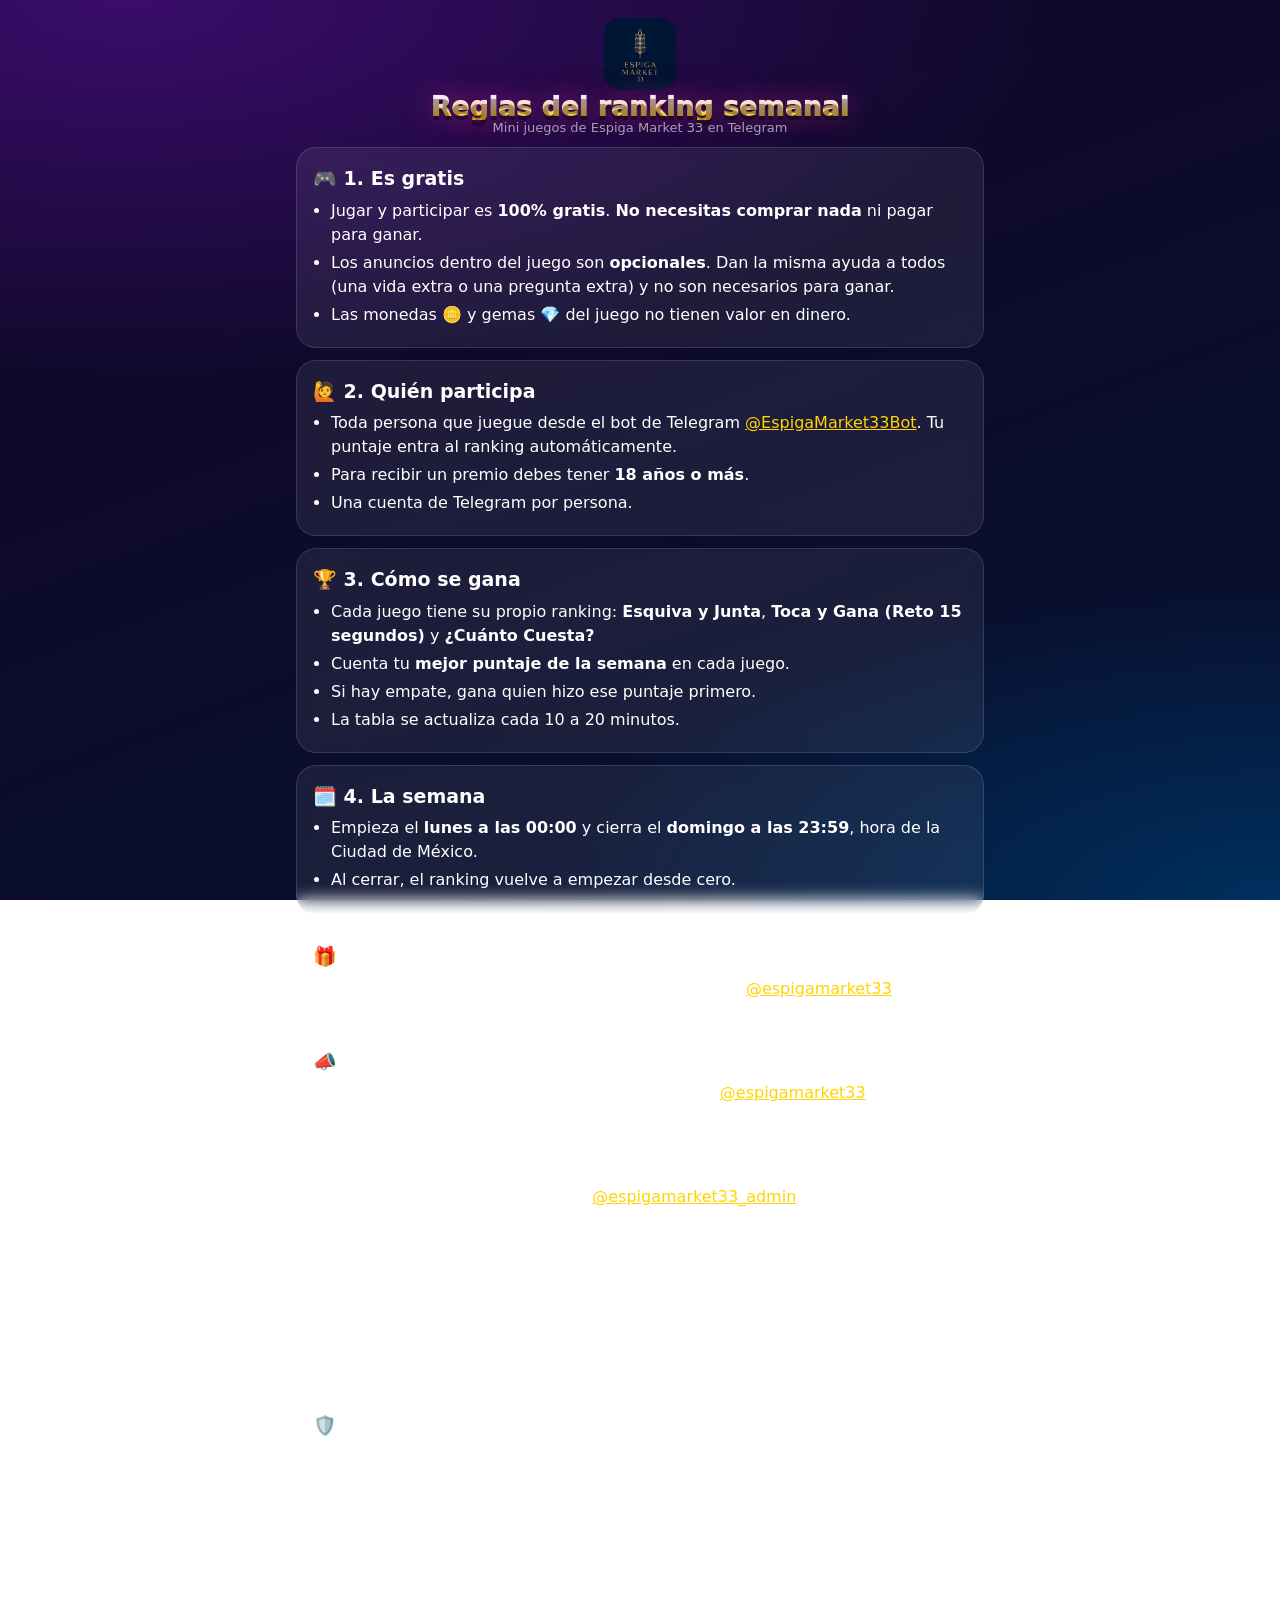
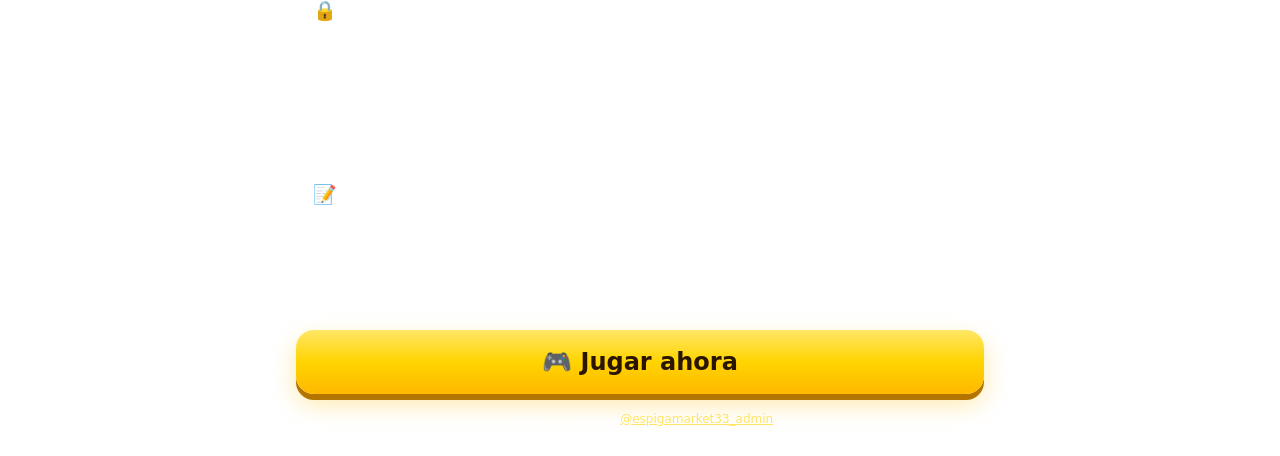
<file: reglas-ranking.html>
<!doctype html><html lang="es"><head><meta charset="utf-8"><meta name="viewport" content="width=device-width,initial-scale=1,viewport-fit=cover"><meta name="theme-color" content="#14062b"><title>Reglas del ranking semanal · Espiga Market 33</title><link rel="icon" type="image/png" href="img/logo.png"><link rel="stylesheet" href="motor.css"><script src="https://telegram.org/js/telegram-web-app.js"></script>
<style>.wrap{max-width:720px}.card{text-align:left;line-height:1.5}.card h2{font-size:19px;margin-bottom:6px}.card li{margin:4px 0 4px 18px}a{color:var(--y,#FFD400)}</style></head>
<body><div class="wrap" style="padding-top:18px">
<div style="text-align:center"><img src="img/logo.png" alt="Espiga Market 33" width="72" height="72" style="border-radius:16px"><div class="title" style="font-size:26px">Reglas del ranking semanal</div><p class="muted">Mini juegos de Espiga Market 33 en Telegram</p></div>

<div class="card"><h2>🎮 1. Es gratis</h2><ul>
<li>Jugar y participar es <b>100% gratis</b>. <b>No necesitas comprar nada</b> ni pagar para ganar.</li>
<li>Los anuncios dentro del juego son <b>opcionales</b>. Dan la misma ayuda a todos (una vida extra o una pregunta extra) y no son necesarios para ganar.</li>
<li>Las monedas 🪙 y gemas 💎 del juego no tienen valor en dinero.</li></ul></div>

<div class="card"><h2>🙋 2. Quién participa</h2><ul>
<li>Toda persona que juegue desde el bot de Telegram <a href="https://t.me/EspigaMarket33Bot/jugar">@EspigaMarket33Bot</a>. Tu puntaje entra al ranking automáticamente.</li>
<li>Para recibir un premio debes tener <b>18 años o más</b>.</li>
<li>Una cuenta de Telegram por persona.</li></ul></div>

<div class="card"><h2>🏆 3. Cómo se gana</h2><ul>
<li>Cada juego tiene su propio ranking: <b>Esquiva y Junta</b>, <b>Toca y Gana (Reto 15 segundos)</b> y <b>¿Cuánto Cuesta?</b></li>
<li>Cuenta tu <b>mejor puntaje de la semana</b> en cada juego.</li>
<li>Si hay empate, gana quien hizo ese puntaje primero.</li>
<li>La tabla se actualiza cada 10 a 20 minutos.</li></ul></div>

<div class="card"><h2>🗓️ 4. La semana</h2><ul>
<li>Empieza el <b>lunes a las 00:00</b> y cierra el <b>domingo a las 23:59</b>, hora de la Ciudad de México.</li>
<li>Al cerrar, el ranking vuelve a empezar desde cero.</li></ul></div>

<div class="card"><h2>🎁 5. Premios</h2><div id="premios"><p>Los premios de cada semana se anuncian en el canal <a href="https://t.me/espigamarket33">@espigamarket33</a>.</p></div></div>

<div class="card"><h2>📣 6. Cómo te contactamos y cómo te pagamos</h2><ul>
<li>El lunes publicamos a los ganadores en el canal <a href="https://t.me/espigamarket33">@espigamarket33</a>, con su nombre y su <b>código de jugador</b> (lo ves en la página del ranking).</li>
<li>Si guardaste tu <b>dirección TON</b> en la página del ranking, te mandamos el premio ahí.</li>
<li>Si no la guardaste, escríbenos a <a href="https://t.me/espigamarket33_admin">@espigamarket33_admin</a> desde la <b>misma cuenta de Telegram</b> con la que jugaste, con tu código de jugador y tu dirección TON. Tienes <b>7 días</b> para reclamar.</li>
<li>El premio se paga en TON, a mano, desde la cartera oficial de Espiga Market 33, normalmente en las siguientes 72 horas.</li>
<li>⚠️ <b>Nunca</b> te vamos a pedir tus 24 palabras secretas, contraseñas ni dinero. Si alguien te las pide, es una estafa.</li></ul></div>

<div class="card"><h2>🛡️ 7. Juego limpio</h2><ul>
<li>Revisamos los puntajes. Si un puntaje es imposible o vemos trampas (varias cuentas, bots, programas o cambios al juego), ese puntaje no cuenta y la cuenta queda fuera.</li>
<li>Podemos revisar un puntaje antes de pagar.</li></ul></div>

<div class="card"><h2>🔒 8. Tus datos</h2><ul>
<li>Para el ranking usamos tu ID de Telegram, tu nombre, tu @usuario y, si la das, tu dirección TON. Solo sirven para el ranking y para pagar premios.</li>
<li>En la tabla pública solo aparece tu nombre, la inicial de tu apellido y tu código de jugador.</li></ul></div>

<div class="card"><h2>📝 9. Cambios</h2><ul>
<li>Espiga Market 33 puede cambiar estas reglas, los premios o terminar el ranking. Siempre avisamos antes en el canal.</li>
<li>Esta promoción no es patrocinada ni administrada por Telegram.</li></ul></div>

<p style="text-align:center;margin:18px 0"><a class="btn big" href="https://t.me/EspigaMarket33Bot/jugar">🎮 Jugar ahora</a></p>
<p class="muted" style="text-align:center;font-size:12px">¿Dudas? Escribe a <a href="https://t.me/espigamarket33_admin">@espigamarket33_admin</a></p>
</div>
<script>(function(){
var W=window.Telegram&&Telegram.WebApp;if(W&&W.initData){try{W.ready();W.expand()}catch(e){}
 document.addEventListener('click',function(e){var a=e.target.closest&&e.target.closest('a[href]');if(!a)return;if(/^https:\/\/t\.me\//.test(a.href)){e.preventDefault();W.openTelegramLink(a.href)}})}
fetch('tg/ranking-config.json?t='+Math.floor(Date.now()/60000)).then(function(r){return r.json()}).then(function(c){
 if(!c||!c.premiosConfirmados||!c.premios||!c.premios.length)return;
 var m=c.moneda||'TON';
 document.getElementById('premios').innerHTML='<ul>'+c.premios.map(function(v,i){return '<li>'+['🥇','🥈','🥉','🏅','🏅'][i]+' <b>'+(i+1)+'.º lugar: '+v+' '+m+'</b></li>'}).join('')+'</ul><p>'+(c.premiosPorJuego?'Estos premios son <b>para cada juego</b>.':'Estos premios son para el ranking de la semana.')+' Los montos pueden cambiar de una semana a otra; siempre se anuncian en el canal antes de que empiece la semana.</p>';
}).catch(function(){});
})()</script>
</body></html>
</file>
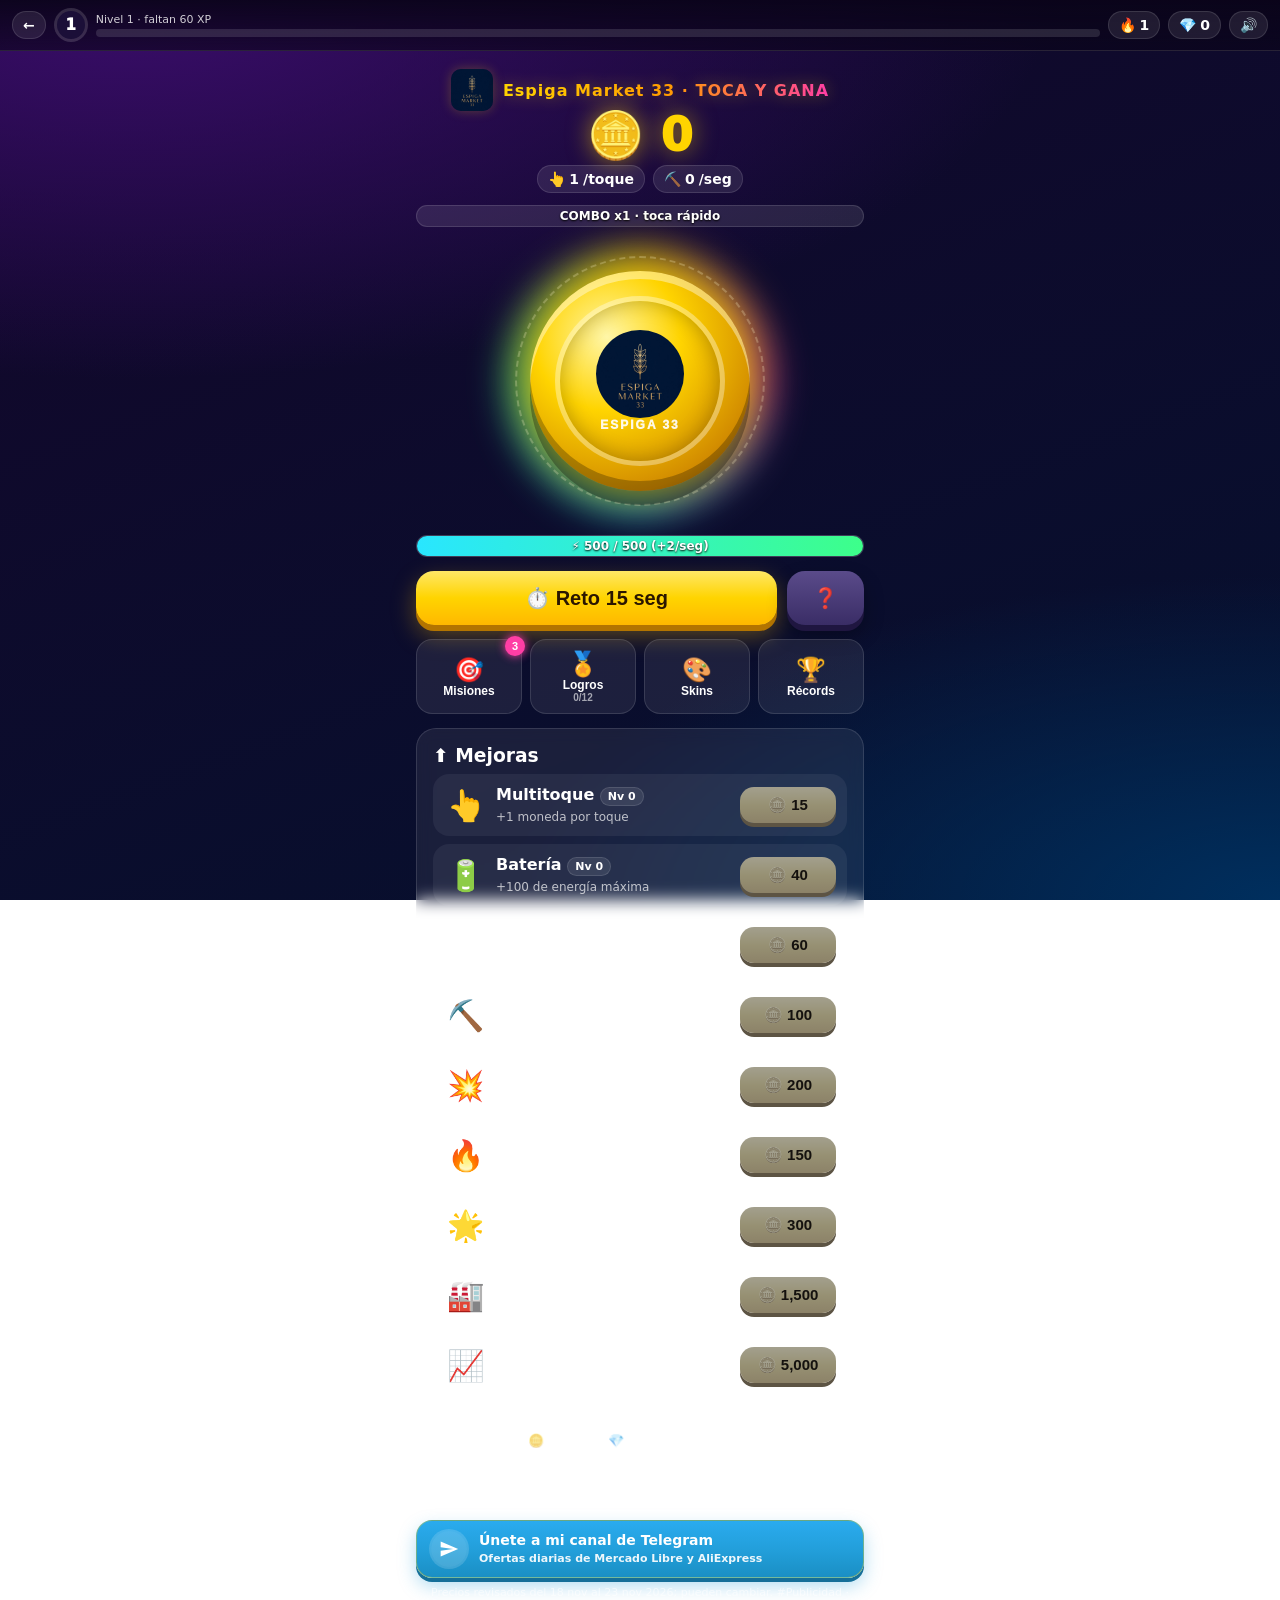
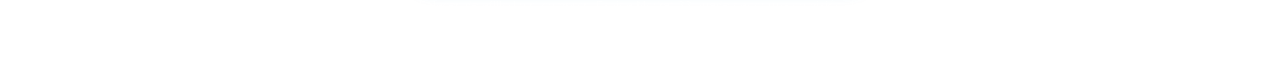
<file: toca.html>
<!doctype html><html lang="es"><head><meta charset="utf-8"><meta name="viewport" content="width=device-width,initial-scale=1,maximum-scale=1,user-scalable=no,viewport-fit=cover"><meta name="theme-color" content="#14062b"><title>Toca y Gana · Espiga Market 33</title>
<link rel="icon" type="image/png" href="img/logo.png"><link rel="apple-touch-icon" href="img/logo.png"><link rel="stylesheet" href="motor.css">
<style>
body{touch-action:manipulation}
.top{text-align:center;margin-top:6px}
.cnt{font-size:46px;font-weight:1000;color:var(--y);text-shadow:0 0 24px rgba(255,212,0,.55);line-height:1.05}
.rates{display:flex;justify-content:center;gap:8px;margin-top:6px;flex-wrap:wrap}
.stage{position:relative;height:300px;display:grid;place-items:center;margin:4px 0}
.ring{position:absolute;width:270px;height:270px;border-radius:50%;background:conic-gradient(from 0deg,var(--y),var(--p),var(--c),var(--g),var(--y));filter:blur(18px);opacity:.55;animation:spin 6s linear infinite}
.ring2{position:absolute;width:250px;height:250px;border-radius:50%;border:2px dashed rgba(255,255,255,.25);animation:spin 20s linear infinite reverse}
#coin{position:relative;width:220px;height:220px;border-radius:50%;border:0;cursor:pointer;display:grid;place-items:center;font-weight:1000;color:rgba(80,40,0,.75);font-size:20px;letter-spacing:2px;box-shadow:inset 0 -10px 0 rgba(0,0,0,.25),inset 0 8px 0 rgba(255,255,255,.4),0 14px 0 rgba(0,0,0,.3),0 0 40px var(--glow,#FFD400);transition:transform .06s;touch-action:none}
#coin .in{width:170px;height:170px;border-radius:50%;border:5px solid rgba(255,255,255,.35);display:grid;place-items:center;box-shadow:inset 0 0 20px rgba(0,0,0,.25)}
#coin .in b{font-size:70px;line-height:1;color:rgba(255,255,255,.92);text-shadow:0 3px 0 rgba(0,0,0,.25)}
#coin .in small{display:block;font-size:12px;color:rgba(255,255,255,.9)}
#coin.press{transform:scale(.92) rotate(-3deg)}
#coin.frenzy{animation:frz .3s infinite}
@keyframes frz{50%{filter:brightness(1.4) hue-rotate(40deg)}}
.meter{position:relative;height:22px;border-radius:12px;background:rgba(255,255,255,.1);overflow:hidden;border:1px solid var(--line)}
.meter>div{position:absolute;inset:0 auto 0 0;width:0}
.meter span{position:absolute;inset:0;display:grid;place-items:center;font-size:12px;font-weight:900;text-shadow:0 1px 2px #000}
#cbF{background:linear-gradient(90deg,#ff9d00,var(--p),#ff2a55);box-shadow:0 0 14px var(--p)}
#enF{background:linear-gradient(90deg,var(--c),var(--g))}
.up{display:flex;align-items:center;gap:10px;padding:10px;border-radius:16px;background:rgba(255,255,255,.06);margin:8px 0;border:1px solid transparent;transition:.2s}
.up.can{border-color:rgba(255,212,0,.6);box-shadow:0 0 16px rgba(255,212,0,.2)}
.up .ic{font-size:30px;width:42px;text-align:center}
.up .tx{flex:1;text-align:left;min-width:0}.up .tx b{display:block}.up .tx small{opacity:.7;font-size:12px}
.up .btn{min-width:96px}
#gold{position:fixed;z-index:50;font-size:58px;cursor:pointer;filter:drop-shadow(0 0 18px #FFD400);animation:gfl 1.6s ease-in-out infinite;touch-action:none}
@keyframes gfl{50%{transform:translateY(-14px) rotate(12deg) scale(1.1)}}
#reto{position:fixed;inset:0;z-index:55;background:radial-gradient(circle at 50% 40%,#5a0b5a,#120428);display:flex;flex-direction:column;align-items:center;justify-content:center;touch-action:none}
#reto .t{font-size:90px;font-weight:1000;color:var(--y);text-shadow:0 0 30px var(--y)}
#rCoin{width:240px;height:240px}
</style></head><body>
<div class="wrap">
 <div class="top"><div class="brand-row"><img class="logo" src="img/logo.png" alt="Espiga Market 33" width="42" height="42"><span class="brand" style="font-size:16px">Espiga Market 33 · TOCA Y GANA</span></div>
  <div class="cnt">🪙 <span id="cN">0</span></div>
  <div class="rates"><span class="pill">👆 <span id="rT">1</span>/toque</span><span class="pill">⛏️ <span id="rS">0</span>/seg</span><span class="pill" id="frP" style="display:none;color:var(--p)">🔥 FRENESÍ x3</span></div>
 </div>
 <div class="meter" style="margin-top:12px"><div id="cbF"></div><span id="cbT">COMBO x1 · toca rápido</span></div>
 <div class="stage"><div class="ring"></div><div class="ring2"></div><button id="coin" aria-label="Moneda"><div class="in"><div><img src="img/logo.png" alt="Espiga Market 33" width="88" height="88" style="width:88px;height:88px;border-radius:50%;object-fit:cover;display:block;margin:0 auto"><small>ESPIGA 33</small></div></div></button></div>
 <div class="meter"><div id="enF"></div><span id="enT"></span></div>
 <div style="display:flex;gap:10px;margin-top:14px"><button class="btn" id="retoB" style="flex:1">⏱️ Reto 15 seg</button><button class="btn sec" id="tutB">❓</button></div>
 <div id="meta"></div>
 <div class="card"><h3 style="text-align:left">⬆️ Mejoras</h3><div id="ups"></div></div>
 <p class="muted" style="text-align:center">Las monedas 🪙 y gemas 💎 son del juego, no tienen valor en dinero.<br>Versión de prueba</p>
</div>
<script src="motor.js"></script><script src="productos.js"></script>
<script>
(function(){
const $=id=>document.getElementById(id);
const SK=[{id:'oro',name:'Oro clásico',icon:'🟡',bg:'radial-gradient(circle at 35% 30%,#fff6a8,#FFD400 35%,#d18a00 75%,#7a4a00)',gl:'#FFD400'},{id:'plata',name:'Plata',icon:'⚪',lvl:2,bg:'radial-gradient(circle at 35% 30%,#fff,#cfd8e6 35%,#7d8aa3 75%,#3b4459)',gl:'#cfe3ff'},{id:'esm',name:'Esmeralda',icon:'🟢',cost:60,bg:'radial-gradient(circle at 35% 30%,#d6ffe9,#3dff8a 35%,#0f9d58 75%,#03401f)',gl:'#3dff8a'},{id:'rubi',name:'Rubí',icon:'🔴',cost:120,bg:'radial-gradient(circle at 35% 30%,#ffd6de,#ff2a55 35%,#a3002a 75%,#40000f)',gl:'#ff2a55'},{id:'dia',name:'Diamante',icon:'💎',lvl:5,bg:'radial-gradient(circle at 35% 30%,#fff,#9ff3ff 35%,#29b6e6 75%,#0b3d66)',gl:'#29e6ff'},{id:'neon',name:'Neón',icon:'🟣',cost:200,bg:'radial-gradient(circle at 35% 30%,#ffd0f5,#ff3ea5 35%,#7a00ff 75%,#1a0040)',gl:'#ff3ea5'},{id:'arco',name:'Arcoíris',icon:'🌈',lvl:8,bg:'conic-gradient(#ff2a55,#ff9d00,#FFD400,#3dff8a,#29e6ff,#7a00ff,#ff2a55)',gl:'#fff'},{id:'gal',name:'Galaxia',icon:'🌌',cost:400,bg:'radial-gradient(circle at 30% 30%,#fff 0 2%,transparent 3%),radial-gradient(circle at 70% 60%,#fff 0 1.5%,transparent 2.5%),radial-gradient(circle at 40% 40%,#7a4dff,#2b0a6b 60%,#05001a)',gl:'#b388ff'}];
const G=S.init({id:'toca',skins:SK,
 missions:[{id:'t300',icon:'👆',txt:'Toca 300 veces',stat:'toques',goal:300},{id:'t1000',icon:'👆',txt:'Toca 1,000 veces',stat:'toques',goal:1000,gems:30,xp:40},{id:'c5k',icon:'🪙',txt:'Gana 5,000 monedas',stat:'monedas',goal:5000},{id:'c50k',icon:'💰',txt:'Gana 50,000 monedas',stat:'monedas',goal:50000,gems:30,xp:40},{id:'up3',icon:'⬆️',txt:'Compra 3 mejoras',stat:'mejoras',goal:3},{id:'gold1',icon:'🌟',txt:'Atrapa 1 moneda dorada',stat:'doradas',goal:1,gems:20},{id:'cb4',icon:'🔥',txt:'Llega a combo x4',stat:'combo',goal:4,max:true},{id:'reto60',icon:'⏱️',txt:'Haz 60 toques en el Reto 15 seg',stat:'reto',goal:60,max:true,gems:25},{id:'cr5',icon:'💥',txt:'Logra 5 golpes críticos',stat:'criticos',goal:5}],
 achievements:[{id:'b1',icon:'👆',name:'Primer toque',desc:'Toca la moneda',test:s=>s.toques>=1},{id:'b2',icon:'✋',name:'Dedo rápido',desc:'1,000 toques en total',test:s=>s.toques>=1000},{id:'b3',icon:'🦾',name:'Dedo de acero',desc:'10,000 toques en total',test:s=>s.toques>=10000},{id:'b4',icon:'🪙',name:'Ahorrador',desc:'Gana 10,000 monedas',test:s=>s.monedas>=1e4},{id:'b5',icon:'💰',name:'Rico',desc:'Gana 100,000 monedas',test:s=>s.monedas>=1e5},{id:'b6',icon:'🏦',name:'Millonario del juego',desc:'Gana 1,000,000 monedas',test:s=>s.monedas>=1e6},{id:'b7',icon:'🔥',name:'En llamas',desc:'Llega a combo x5',test:s=>s.max_combo>=5},{id:'b8',icon:'🌟',name:'Cazador dorado',desc:'Atrapa 10 monedas doradas',test:s=>s.doradas>=10},{id:'b9',icon:'⏱️',name:'Relámpago',desc:'90 toques en el Reto 15 seg',test:s=>s.max_reto>=90},{id:'b10',icon:'⬆️',name:'Inversionista',desc:'Compra 25 mejoras',test:s=>s.mejoras>=25},{id:'b11',icon:'💥',name:'Crítico',desc:'50 golpes críticos',test:s=>s.criticos>=50},{id:'b12',icon:'🏭',name:'Empresario',desc:'Llega a 100 monedas por segundo',test:s=>s.max_porseg>=100}],
 tutorial:[{icon:'👆🪙',title:'Toca la moneda',txt:'Cada toque te da monedas 🪙 y gasta 1 de energía ⚡, que se recarga sola.'},{icon:'🔥',title:'Combo',txt:'Si tocas rápido se llena la barra de <b>combo</b> y ganas hasta <b>x5</b>.'},{icon:'⬆️⛏️',title:'Mejoras',txt:'Compra mejoras: más monedas por toque, más energía, golpes críticos y un <b>auto-minero</b> que junta monedas aunque no estés.'},{icon:'🌟⏱️',title:'Sorpresas y reto',txt:'A veces aparece una <b>moneda dorada</b> 🌟 con un premio sorpresa. Y prueba el <b>Reto 15 seg</b> para tu récord.'}],
 onSkin:applySkin});
const UP=[{id:'multi',ic:'👆',n:'Multitoque',d:'+1 moneda por toque',b:15,k:1.5},{id:'bat',ic:'🔋',n:'Batería',d:'+100 de energía máxima',b:40,k:1.6},{id:'rec',ic:'⚡',n:'Recarga rápida',d:'+1 energía por segundo',b:60,k:1.65},{id:'auto',ic:'⛏️',n:'Auto-minero',d:'+1 moneda por segundo',b:100,k:1.55},{id:'crit',ic:'💥',n:'Golpe crítico',d:'+3% de probabilidad de x10',b:200,k:1.8,max:15},{id:'cmb',ic:'🔥',n:'Combo largo',d:'El combo baja más lento',b:150,k:1.7,max:10},{id:'luck',ic:'🌟',n:'Suerte dorada',d:'Monedas doradas más seguido',b:300,k:1.8,max:10},{id:'fab',ic:'🏭',n:'Fábrica',d:'+8 monedas por segundo',b:1500,k:1.6},{id:'mul',ic:'📈',n:'Multiplicador',d:'+25% a todo lo que ganas',b:5000,k:2.1,max:20}];
let T=S.load('toca_state',null)||{c:0,lv:{},en:500,t:Date.now()};
const L=id=>T.lv[id]||0;
const cost=u=>Math.floor(u.b*Math.pow(u.k,L(u.id)));
const enMax=()=>500+100*L('bat'),enReg=()=>2+L('rec'),perTap=()=>(1+L('multi'))*(1+.25*L('mul')),perSec=()=>(L('auto')+8*L('fab'))*(1+.25*L('mul'));
let combo=0,frenzy=0,disp=T.c,shown=-1,tapsXP=0;
const save=()=>{T.t=Date.now();S.save('toca_state',T)};
function applySkin(){const s=SK.find(k=>k.id===S.skin())||SK[0];const co=$('coin');co.style.background=s.bg;co.style.setProperty('--glow',s.gl)}
applySkin();
/* ganancias sin conexión (honesto: solo lo que produce tu auto-minero, máximo 3 horas) */
(function(){const el=Math.min(3*3600,(Date.now()-T.t)/1000);T.en=Math.min(enMax(),T.en+el*enReg());const g=Math.floor(el*perSec());if(g>0&&el>60){setTimeout(()=>{const m=S.modal('<div class="big-emoji">⛏️</div><h2>¡Bienvenido de vuelta!</h2><p style="opacity:.85">Mientras no estabas, tu auto-minero trabajó '+(el>=3600?Math.floor(el/3600)+' h ':'')+Math.floor(el%3600/60)+' min y juntó:</p><div class="score-big">+'+S.short(g)+' 🪙</div><p class="muted">Máximo 3 horas. Sube el Auto-minero y la Fábrica para ganar más.</p><button class="btn big" id="ofB">Recoger</button>',{close:false});m.querySelector('#ofB').onclick=()=>{gain(g,innerWidth/2,innerHeight/2,true);S.sfx('gem');S.confetti(50);m.close()}},1200)}save()})();
function gain(v,x,y,quiet){T.c+=v;S.add('monedas',Math.floor(v));if(!quiet)0}
function tap(e,inReto){const co=inReto?$('rCoin'):$('coin');co.classList.add('press');setTimeout(()=>co.classList.remove('press'),60);
 const x=e.clientX||innerWidth/2,y=e.clientY||innerHeight/2;
 combo=Math.min(100,combo+8);const m=1+Math.floor(combo/25);
 if(inReto){R.taps++;R.pts+=10*m;S.sfx('tap',m*2);S.vib(6);S.float(x,y-30,'+'+10*m,m>2?'#ff3ea5':'#FFD400');if(Math.random()<.3)S.burst(x,y,{n:4,emoji:'🪙',size:18,speed:5});return}
 if(T.en<1){S.float(x,y-30,'😴 Sin energía','#aaa',18);S.sfx('bad');return}
 T.en-=1;let v=perTap()*m*(frenzy>0?3:1);const crit=Math.random()<L('crit')*.03;if(crit){v*=10;S.add('criticos',1);S.sfx('combo',18);S.shake($('coin'));S.flash('#FFD400',.25);S.float(x,y-50,'¡CRÍTICO! +'+S.short(v),'#ff3ea5',32);S.burst(x,y,{n:24,speed:8});S.vib([20,20,40])}else{S.float(x,y-30,'+'+S.short(v),m>2?'#ff3ea5':'#FFD400',20+m*2);S.sfx('tap',m*2+combo/20);S.vib(6)}
 if(Math.random()<.35)S.burst(x,y,{n:3,emoji:'🪙',size:18,speed:5});
 gain(v,x,y);S.add('toques',1);if(m>1)S.max('combo',m);
 if(++tapsXP>=25){tapsXP=0;S.addXP(3)}}
$('coin').addEventListener('pointerdown',e=>{e.preventDefault();tap(e)});
/* moneda dorada: premio variable */
let goldT=20+Math.random()*20;
function spawnGold(){if($('gold')||document.querySelector('.modal')||$('reto'))return;const g=S.el('<div id="gold">🌟</div>');g.style.left=(20+Math.random()*(innerWidth-110))+'px';g.style.top=(140+Math.random()*(innerHeight-320))+'px';document.body.appendChild(g);S.sfx('near');setTimeout(()=>g.remove(),7000);
 g.addEventListener('pointerdown',e=>{e.preventDefault();g.remove();S.add('doradas',1);S.vib([30,30,60]);const r=Math.random(),x=e.clientX,y=e.clientY;S.burst(x,y,{n:50,speed:9});
  if(r<.55){const v=Math.max(50,Math.floor(perSec()*60+perTap()*40));gain(v);S.sfx('chest');S.banner('+'+S.short(v)+' 🪙','LLUVIA DE MONEDAS');for(let i=0;i<4;i++)setTimeout(()=>S.burst(Math.random()*innerWidth,-10,{n:12,emoji:'🪙',size:24,speed:3,g:.3}),i*150)}
  else if(r<.85){frenzy=10;S.sfx('power');S.banner('FRENESÍ x3','10 SEGUNDOS');S.flash('#ff3ea5',.3)}
  else if(r<.95){S.sfx('gem');S.addGems(5,x,y);S.banner('+5 💎','¡GEMAS!')}
  else{T.en=enMax();S.sfx('power');S.banner('⚡ ENERGÍA LLENA','¡SORPRESA!')}})}
/* mejoras */
function drawUps(){$('ups').innerHTML=UP.map(u=>{const lv=L(u.id),mx=u.max&&lv>=u.max,c=cost(u);return '<div class="up'+(!mx&&T.c>=c?' can':'')+'"><div class="ic">'+u.ic+'</div><div class="tx"><b>'+u.n+' <span class="pill" style="font-size:11px;padding:2px 7px">Nv '+lv+'</span></b><small>'+u.d+'</small></div><button class="btn sm" data-u="'+u.id+'" '+(mx||T.c<c?'disabled':'')+'>'+(mx?'MÁX':'🪙 '+S.short(c))+'</button></div>'}).join('')}
$('ups').addEventListener('click',e=>{const id=e.target.closest('[data-u]')?.dataset.u;if(!id)return;const u=UP.find(k=>k.id===id),c=cost(u);if(T.c<c)return;T.c-=c;T.lv[id]=L(id)+1;S.sfx('power');S.vib(20);const r=e.target.getBoundingClientRect();S.burst(r.left+r.width/2,r.top,{n:20});S.float(r.left+r.width/2,r.top,u.n+' Nv '+T.lv[id],'#3dff8a',18);S.add('mejoras',1);S.max('porseg',Math.floor(perSec()));S.addXP(5);save();drawUps()});
/* bucle */
let lt=performance.now(),acc=0,upAcc=0;
function loop(now){const dt=Math.min(.25,(now-lt)/1000);lt=now;
 T.en=Math.min(enMax(),T.en+enReg()*dt);const ps=perSec()*(frenzy>0?3:1);if(ps>0){acc+=ps*dt;if(acc>=1){const w=Math.floor(acc);acc-=w;gain(w)}}
 combo=Math.max(0,combo-(28-L('cmb')*2)*dt);if(frenzy>0){frenzy-=dt;if(frenzy<=0)frenzy=0}
 const m=1+Math.floor(combo/25);$('cbF').style.width=combo+'%';$('cbT').textContent=combo>0?'COMBO x'+m+(m>=5?' 🔥 ¡MÁXIMO!':''):'COMBO x1 · toca rápido';
 $('enF').style.width=(T.en/enMax()*100)+'%';$('enT').textContent='⚡ '+Math.floor(T.en)+' / '+enMax()+'  (+'+enReg()+'/seg)';
 disp+=(T.c-disp)*Math.min(1,dt*10);if(Math.abs(T.c-disp)<1)disp=T.c;const sh=Math.floor(disp);if(sh!==shown){shown=sh;$('cN').textContent=S.short(sh)}
 $('rT').textContent=S.short(perTap()*m*(frenzy>0?3:1));$('rS').textContent=S.short(ps);$('frP').style.display=frenzy>0?'':'none';$('coin').classList.toggle('frenzy',frenzy>0);
 goldT-=dt;if(goldT<=0){goldT=Math.max(12,45-L('luck')*3)*(.6+Math.random()*.8);spawnGold()}
 upAcc+=dt;if(upAcc>1){upAcc=0;drawUps();save()}
 if(R&&R.on){R.left-=dt;$('rLeft').textContent=Math.max(0,R.left).toFixed(1);if(R.left<=0)endReto()}
 requestAnimationFrame(loop)}
/* Reto 15 segundos */
let R=null;
$('retoB').onclick=()=>{S.sfx('click');const o=S.el('<div id="reto"><div class="muted" style="letter-spacing:3px;font-weight:900">RETO 15 SEGUNDOS</div><div class="t" id="rLeft">3</div><div style="font-size:22px;font-weight:900">⭐ <span id="rPts">0</span></div><div class="stage" style="height:280px"><div class="ring"></div><button id="rCoin" style="position:relative;width:230px;height:230px;border-radius:50%;border:0;background:'+$('coin').style.background+';box-shadow:0 0 50px #FFD400"><div style="font-size:80px;color:#fff;font-weight:1000">S</div></button></div><div class="muted" id="rHint">¡Prepárate!</div></div>');document.body.appendChild(o);combo=0;R={on:false,taps:0,pts:0,left:15};
 let n=3;const cd=setInterval(()=>{n--;S.sfx('tick');if(n>0)$('rLeft').textContent=n;else{clearInterval(cd);$('rLeft').textContent='15.0';$('rHint').textContent='¡TOCA LO MÁS RÁPIDO QUE PUEDAS!';S.sfx('power');R.on=true}},700);S.sfx('tick');
 $('rCoin').addEventListener('pointerdown',e=>{e.preventDefault();if(!R.on)return;tap(e,true);$('rPts').textContent=S.fmt(R.pts)})};
function endReto(){R.on=false;const r=R;$('reto').remove();S.max('reto',r.taps);S.add('retos',1);const bonus=Math.floor(r.pts*(1+L('multi')*.2));gain(bonus);
 S.result({title:'RETO 15 SEGUNDOS',score:r.pts,board:'reto',rk:{taps:r.taps},lines:[['👆 Toques',r.taps],['⚡ Toques por segundo',(r.taps/15).toFixed(1)],['🪙 Monedas de premio','+'+S.short(bonus)]],xp:8+r.taps/3,extra:ofertaCard(ofertaRandom(),'🔥 Oferta del momento'),again:()=>$('retoB').onclick(),menu:()=>S.metaTabs($('meta'),[['reto','Reto 15 segundos']]),ad:{label:'📺 Ver anuncio para duplicar el premio',onReward:()=>{gain(bonus);S.toast('📺','¡Premio doble!','+'+S.short(bonus)+' monedas');S.sfx('good')}}})}
$('tutB').onclick=()=>S.tutorial(true);
document.addEventListener('visibilitychange',save);addEventListener('pagehide',save);
S.metaTabs($('meta'),[['reto','Reto 15 segundos']]);drawUps();requestAnimationFrame(loop);
const tw=setInterval(()=>{if(S.profile.tut.toca)return clearInterval(tw);if(!document.querySelector('.modal')&&!$('reto')){clearInterval(tw);S.tutorial()}},1500);
})();
</script><div class="wrap" style="padding-top:0"><a class="tg-btn sm" href="https://t.me/espigamarket33" target="_blank" rel="noopener"><span class="tg-ico" aria-hidden="true"><svg viewBox="0 0 24 24" fill="currentColor"><path d="M2.01 21 23 12 2.01 3 2 10l15 2-15 2z"/></svg></span><span class="tg-txt"><strong>Únete a mi canal de Telegram</strong><small>Ofertas diarias de Mercado Libre y AliExpress</small></span></a><p class="muted" style="font-size:11px;text-align:center;margin:8px 0 18px" id="discl"></p></div><script>document.getElementById("discl").innerHTML=NOTA_PRECIOS+' · <a href="'+LINKTREE+'" target="_blank" rel="noopener" style="color:inherit">Mi Linktree</a>'</script></body></html>
</file>
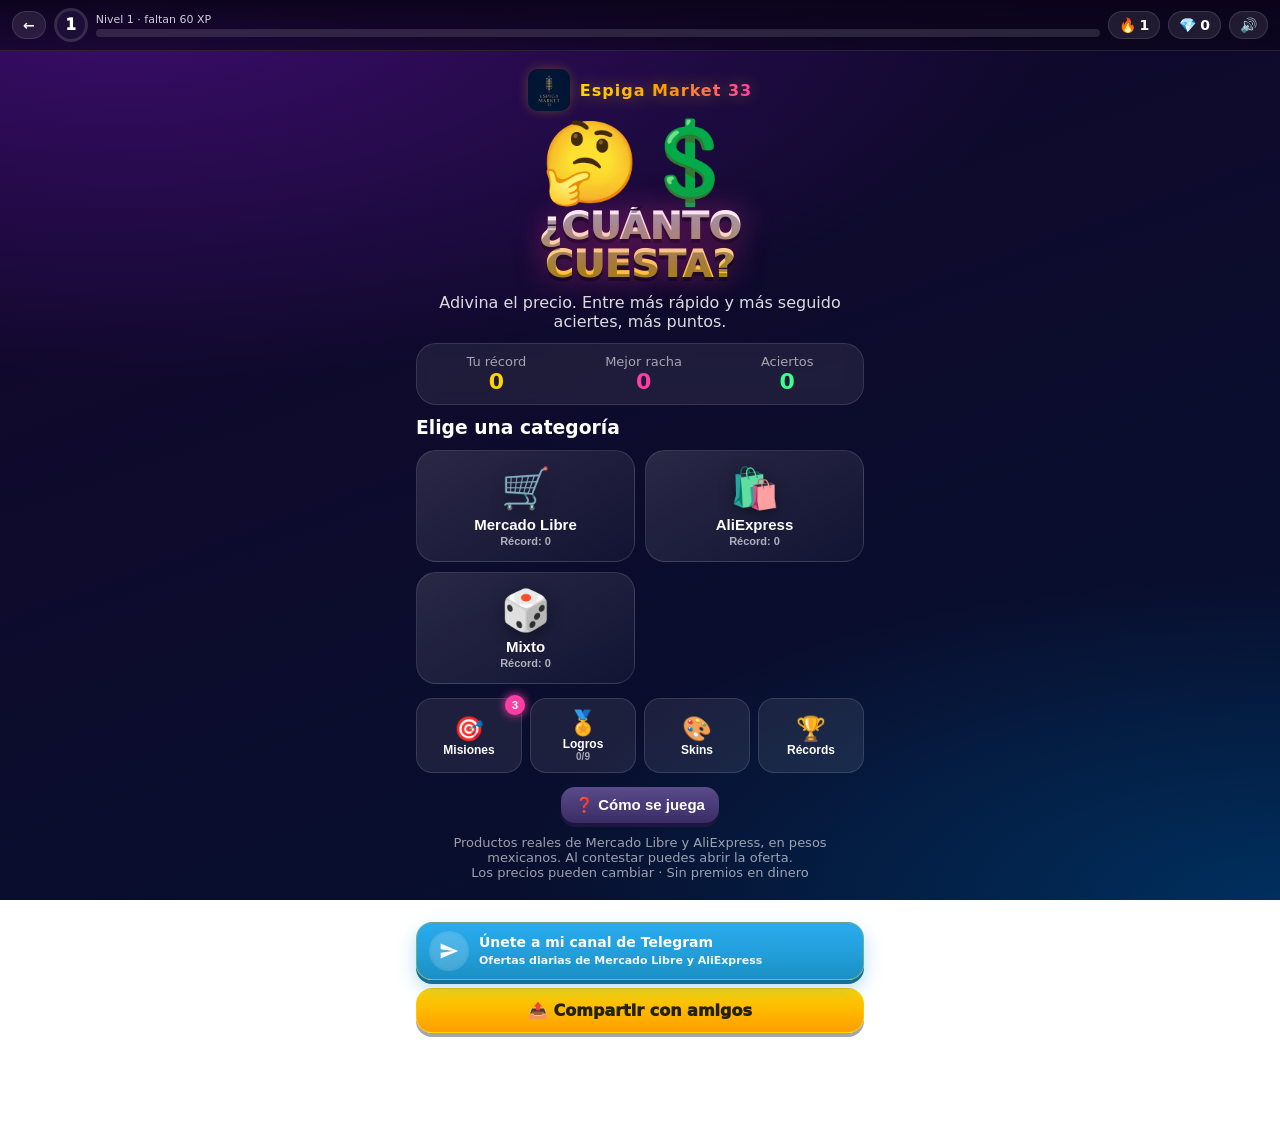
<file: tg/cuanto.html>
<!doctype html><!-- GENERADO por tools/build-tg.js a partir de ../cuanto.html · no editar a mano --><html lang="es" data-tg-page="cuanto"><head><meta charset="utf-8"><meta name="viewport" content="width=device-width,initial-scale=1,maximum-scale=1,user-scalable=no,viewport-fit=cover"><meta name="theme-color" content="#14062b"><title>¿Cuánto Cuesta? · Espiga Market 33 · Telegram</title>
<link rel="icon" type="image/png" href="../img/logo.png"><link rel="apple-touch-icon" href="../img/logo.png"><link rel="stylesheet" href="../motor.css"><link rel="stylesheet" href="tg.css"><script src="https://telegram.org/js/telegram-web-app.js"></script><script src="https://sad.adsgram.ai/js/sad.min.js"></script><script src="tg.js"></script><script src="ranking.js"></script>
<style>
body{touch-action:manipulation}
.cats{display:grid;grid-template-columns:1fr 1fr;gap:10px;margin:12px 0}
.cat{position:relative;border:1px solid var(--line);border-radius:20px;padding:14px 8px;color:#fff;cursor:pointer;font-weight:900;font-size:15px;background:linear-gradient(150deg,rgba(255,255,255,.12),rgba(255,255,255,.03));transition:transform .1s}
.cat:active{transform:scale(.95)}
.cat b{display:block;font-size:40px;margin-bottom:4px;filter:drop-shadow(0 4px 8px rgba(0,0,0,.4))}
.cat small{display:block;font-weight:700;opacity:.65;font-size:11px;margin-top:2px}
.cat.lock{filter:grayscale(1);opacity:.5}
.hdr{display:flex;justify-content:space-between;align-items:center;margin-top:6px;font-weight:900}
.dots{display:flex;gap:5px;justify-content:center;margin:10px 0}
.dots i{width:22px;height:8px;border-radius:5px;background:rgba(255,255,255,.15)}
.dots i.ok{background:var(--g);box-shadow:0 0 8px var(--g)}.dots i.bad{background:#ff2a55}.dots i.cur{background:var(--y);animation:bump 1s infinite}
.prod{position:relative;text-align:center;padding:16px 12px 14px;overflow:hidden}
.prod .em img{width:170px;height:170px;object-fit:cover;border-radius:18px;background:#fff;display:block;margin:0 auto}.prod .em{font-size:96px;line-height:1.1;display:inline-block;animation:floaty 2.2s ease-in-out infinite;filter:drop-shadow(0 10px 18px rgba(0,0,0,.45))}
.prod h2{font-size:24px;margin-top:4px}
.tag{display:inline-block;font-size:11px;font-weight:900;letter-spacing:1px;padding:3px 10px;border-radius:999px;background:rgba(255,255,255,.12);margin-bottom:4px}
.timer{position:absolute;top:10px;right:10px;width:58px;height:58px}
.timer svg{transform:rotate(-90deg)}
.timer span{position:absolute;inset:0;display:grid;place-items:center;font-weight:1000;font-size:20px}
.opts{display:grid;grid-template-columns:1fr 1fr;gap:10px;margin-top:12px}
.opt{background:linear-gradient(180deg,rgba(255,255,255,.16),rgba(255,255,255,.06));color:#fff;border:2px solid rgba(255,255,255,.2);border-radius:18px;padding:18px 6px;font-size:24px;font-weight:1000;cursor:pointer;box-shadow:0 5px 0 rgba(0,0,0,.35);animation:optIn .35s backwards cubic-bezier(.2,1.4,.4,1)}
.opt:active{transform:translateY(3px);box-shadow:0 2px 0 rgba(0,0,0,.35)}
@keyframes optIn{from{transform:scale(.4) translateY(30px);opacity:0}}
.opt.ok{background:linear-gradient(180deg,#3dff8a,#0f9d58)!important;border-color:#bfffd8!important;color:#022;animation:okp .4s}
@keyframes okp{40%{transform:scale(1.08)}}
.opt.bad{background:linear-gradient(180deg,#ff5a7a,#a3002a)!important;border-color:#ffc2cf!important;animation:shk .4s}
.opt.gone{opacity:.15;pointer-events:none;transform:scale(.9)}
.life{display:flex;gap:8px;margin-top:12px}
.life button{flex:1;border:1px solid var(--line);border-radius:14px;padding:9px 4px;background:rgba(255,255,255,.08);color:#fff;font-weight:900;font-size:13px;cursor:pointer}
.life button b{display:block;font-size:22px}
.life button[disabled]{opacity:.3}
#streak{transition:transform .15s}
#fb{min-height:30px;margin-top:10px;font-weight:1000;font-size:18px;text-align:center}
</style></head><body>
<div class="wrap">
<div id="menu" style="text-align:center">
 <div class="brand-row"><img class="logo" src="../img/logo.png" alt="Espiga Market 33" width="42" height="42"><div class="brand" style="font-size:16px">Espiga Market 33</div></div>
 <div class="big-emoji" style="margin-top:8px">🤔💲</div>
 <h1 class="title">¿CUÁNTO<br>CUESTA?</h1>
 <p style="opacity:.85;margin:10px 0">Adivina el precio. Entre más rápido y más seguido aciertes, más puntos.</p>
 <div class="card" style="display:flex;justify-content:space-around;padding:10px"><div><div class="muted">Tu récord</div><b style="font-size:22px;color:var(--y)" id="mBest">0</b></div><div><div class="muted">Mejor racha</div><b style="font-size:22px;color:var(--p)" id="mStreak">0</b></div><div><div class="muted">Aciertos</div><b style="font-size:22px;color:var(--g)" id="mAc">0</b></div></div>
 <h3 style="text-align:left;margin-top:6px">Elige una categoría</h3>
 <div class="cats" id="cats"></div>
 <div id="meta"></div>
 <button class="btn sec sm" id="tutB">❓ Cómo se juega</button>
 <p class="muted" style="margin-top:12px">Productos reales de Mercado Libre y AliExpress, en pesos mexicanos. Al contestar puedes abrir la oferta.<br>Los precios pueden cambiar · Sin premios en dinero</p>
</div>
<div id="game" class="hidden">
 <div class="hdr"><span>Ronda <span id="rd">1</span>/<span id="rN">10</span></span><span class="pill" id="streak">🔥 0</span><span style="color:var(--y);font-size:22px">⭐ <span id="pt">0</span></span></div>
 <div class="dots" id="dots"></div>
 <div class="card prod" id="card"><div class="timer"><svg width="58" height="58"><circle cx="29" cy="29" r="25" stroke="rgba(255,255,255,.15)" stroke-width="6" fill="none"/><circle id="tc" cx="29" cy="29" r="25" stroke="#FFD400" stroke-width="6" fill="none" stroke-linecap="round" stroke-dasharray="157" stroke-dashoffset="0"/></svg><span id="tn">10</span></div>
  <div class="tag" id="tg"></div><br><div class="em" id="em"></div><h2 id="pn"></h2><p id="pd" style="opacity:.7;margin-top:2px"></p></div>
 <div class="opts" id="opts"></div>
 <div id="fb"></div>
 <div class="life"><button id="l50"><b>✂️</b>50/50</button><button id="lSkip"><b>⏭️</b>Saltar</button><button id="lTime"><b>⏱️</b>+5 seg</button></div>
</div>
</div>
<script src="../motor.js"></script><script src="../productos.js"></script><script>(window.PRODUCTOS||[]).forEach(function(p){if(p&&p.i&&!/^(https?:|\/|data:)/.test(p.i))p.i="../"+p.i})</script>
<script>
(function(){
const $=id=>document.getElementById(id);
const CATS=[{id:'ml',n:'Mercado Libre',e:'🛒'},{id:'ali',n:'AliExpress',e:'🛍️'},{id:'mix',n:'Mixto',e:'🎲'}];
const REAL=(window.PRODUCTOS||[]).filter(p=>p&&p.p>0&&p.u);
const EJ=[['🎧','Audífonos inalámbricos (ejemplo)','Precio de ejemplo, sin link',349],['⌚','Reloj inteligente (ejemplo)','Precio de ejemplo, sin link',499],['🔋','Batería portátil (ejemplo)','Precio de ejemplo, sin link',279],['🔊','Bocina portátil (ejemplo)','Precio de ejemplo, sin link',459],['💡','Tira de luces LED (ejemplo)','Precio de ejemplo, sin link',159]];
const toQ=p=>[p.e,p.n,p.d,Math.round(p.p),p];
function pool(c){let L=REAL.filter(p=>c==='mix'||p.t===c).map(toQ);if(L.length<5)L=L.concat(EJ.slice(0,5-L.length));return L}
const P={};CATS.forEach(c=>P[c.id]=pool(c.id));
const SK=[{id:'cl',name:'Clásico',icon:'🟣',v:{}},{id:'oce',name:'Océano',icon:'🌊',lvl:2,v:{'--bg1':'#001a33','--bg2':'#004d66','--p':'#29e6ff','--c':'#7dffea'}},{id:'atar',name:'Atardecer',icon:'🌅',cost:60,v:{'--bg1':'#3a0a1a','--bg2':'#7a2a00','--p':'#ff7a00','--c':'#ffd166'}},{id:'selva',name:'Selva',icon:'🌴',cost:120,v:{'--bg1':'#03200f','--bg2':'#0b4d2a','--p':'#3dff8a','--c':'#c6ff00'}},{id:'oro',name:'Oro',icon:'👑',lvl:5,v:{'--bg1':'#1a1200','--bg2':'#4d3600','--p':'#FFD400','--c':'#fff3a8'}},{id:'neon',name:'Noche neón',icon:'🌃',cost:200,v:{'--bg1':'#000000','--bg2':'#1a0033','--p':'#ff00d4','--c':'#00ffea'}}];
const G=S.init({id:'cuanto',skins:SK,
 missions:[{id:'ac15',icon:'✅',txt:'Acierta 15 precios',stat:'aciertos',goal:15},{id:'ac40',icon:'✅',txt:'Acierta 40 precios',stat:'aciertos',goal:40,gems:30,xp:40},{id:'r5',icon:'🔥',txt:'Haz una racha de 5',stat:'racha',goal:5,max:true,gems:20},{id:'p2',icon:'🎮',txt:'Termina 2 partidas',stat:'partidas',goal:2,gems:10},{id:'cm1',icon:'✂️',txt:'Usa un comodín',stat:'comodines',goal:1,gems:10},{id:'s1500',icon:'⭐',txt:'Haz 1,500 puntos en una partida',stat:'score',goal:1500,max:true,gems:25},{id:'rp5',icon:'⚡',txt:'Responde bien 5 veces en menos de 3 seg',stat:'rapidas',goal:5}],
 achievements:[{id:'c1',icon:'✅',name:'Primer acierto',desc:'Adivina tu primer precio',test:s=>s.aciertos>=1},{id:'c2',icon:'🧠',name:'Ojo de comprador',desc:'100 aciertos en total',test:s=>s.aciertos>=100},{id:'c3',icon:'💯',name:'Perfecto',desc:'10 de 10 en una partida',test:s=>s.perfectas>=1},{id:'c4',icon:'🔥',name:'Racha de fuego',desc:'Racha de 7',test:s=>s.max_racha>=7},{id:'c5',icon:'⚡',name:'Rayo',desc:'Acierta en menos de 1.5 seg',test:s=>s.rayo>=1},{id:'c6',icon:'⭐',name:'Experto',desc:'3,000 puntos en una partida',test:s=>s.max_score>=3000},{id:'c7',icon:'🗺️',name:'Explorador',desc:'Juega todas las categorías',test:(s,g)=>CATS.every(c=>s['cat_'+c.id])},{id:'c8',icon:'🧘',name:'Sin ayuda',desc:'Partida perfecta sin comodines',test:s=>s.puro>=1},{id:'c9',icon:'🎮',name:'Fan',desc:'Juega 20 partidas',test:s=>s.partidas>=20}],
 tutorial:[{icon:'🤔💲',title:'Adivina el precio',txt:'Verás un producto y 4 precios. Toca el correcto antes de que se acabe el tiempo.'},{icon:'⚡🔥',title:'Rapidez y racha',txt:'Entre más rápido contestes, más puntos. Si aciertas seguido, tu <b>racha</b> multiplica los puntos hasta <b>x3</b>.'},{icon:'✂️⏭️⏱️',title:'Comodines',txt:'Una vez por partida: <b>50/50</b> quita 2 opciones, <b>Saltar</b> cambia el producto y <b>+5 seg</b> te da más tiempo.'}],
 onSkin:theme});
function theme(){const s=SK.find(k=>k.id===S.skin())||SK[0];const r=document.documentElement.style;['--bg1','--bg2','--p','--c'].forEach(k=>r.removeProperty(k));for(const k in s.v)r.setProperty(k,s.v[k])}theme();
const money=v=>'$'+v.toLocaleString('es-MX');
function menu(){$('menu').classList.remove('hidden');$('game').classList.add('hidden');$('mBest').textContent=S.fmt(S.best());$('mStreak').textContent=S.stat('max_racha');$('mAc').textContent=S.fmt(S.stat('aciertos'));
 $('cats').innerHTML=CATS.map(c=>{const lk=c.lvl&&S.profile.lvl<c.lvl;return '<button class="cat'+(lk?' lock':'')+'" data-c="'+c.id+'"><b>'+(lk?'🔒':c.e)+'</b>'+c.n+'<small>'+(lk?'Se abre en nivel '+c.lvl:'Récord: '+S.fmt(S.best(c.id)))+'</small></button>'}).join('');S.metaTabs($('meta'),[['main','General']].concat(CATS.map(c=>[c.id,c.e+' '+c.n])))}
$('cats').onclick=e=>{const b=e.target.closest('.cat');if(!b)return;const c=CATS.find(k=>k.id===b.dataset.c);if(c.lvl&&S.profile.lvl<c.lvl){S.sfx('bad');S.toast('🔒','Categoría bloqueada','Llega al nivel '+c.lvl+' para abrir '+c.n);return}S.sfx('click');S.tutorial().then(()=>start(c.id))};
$('tutB').onclick=()=>S.tutorial(true);
let g,tm;
function start(cat){const Q=[...P[cat]].sort(()=>Math.random()-.5);g={cat,q:Q,R:Math.min(10,Q.length),seen:[],i:0,qi:0,pts:0,streak:0,best:0,ok:0,res:[],used:{},lock:false,adExtra:false};$('rN').textContent=g.R;$('menu').classList.add('hidden');$('game').classList.remove('hidden');$('pt').dataset.v=0;$('pt').textContent='0';['l50','lSkip','lTime'].forEach(k=>$(k).disabled=false);S.add('cat_'+cat,1);S.banner(CATS.find(c=>c.id===cat).n.toUpperCase(),'¡A JUGAR!');setTimeout(next,700)}
function opts(p){const s=[p];const f=[.42,.55,.65,.75,.85,1.18,1.3,1.45,1.65,1.9,2.3];const gap=Math.max(12,p*.09);let guard=0;
 while(s.length<4&&guard++<300){let v=Math.round(p*f[Math.random()*f.length|0]*(0.97+Math.random()*.06));if(v<10)v=10+(Math.random()*20|0);if(s.every(x=>Math.abs(x-v)>=gap))s.push(v)}
 while(s.length<4)s.push(p+Math.round(gap*(s.length+1)));return s.sort(()=>Math.random()-.5)}
const mult=n=>n>=7?3:n>=5?2:n>=3?1.5:n>=2?1.2:1;
function dots(){$('dots').innerHTML=Array.from({length:g.R},(_,k)=>'<i class="'+(g.res[k]===1?'ok':g.res[k]===0?'bad':k===g.i?'cur':'')+'"></i>').join('')}
function streakUI(){const m=mult(g.streak),e=$('streak');e.innerHTML='🔥 '+g.streak+(m>1?' · x'+m:'');e.style.transform='scale(1.3)';setTimeout(()=>e.style.transform='',150);e.style.boxShadow=m>1?'0 0 '+(m*8)+'px var(--p)':''}
function next(){if(g.i>=g.R)return end();const p=g.q[g.qi%g.q.length];g.cur=p;g.lock=false;$('rd').textContent=g.i+1;$('em').innerHTML=p[4]&&p[4].i?'<img src="'+p[4].i+'" alt="" onerror="this.outerHTML=\''+p[0]+'\'">':p[0];$('pn').textContent=p[1];$('pd').textContent=p[2];$('tg').textContent=p[4]?(p[4].t==='ml'?'🛒 MERCADO LIBRE':'🛍️ ALIEXPRESS'):'EJEMPLO';$('fb').textContent='';
 const card=$('card');card.style.animation='none';void card.offsetWidth;card.style.animation='popIn .4s cubic-bezier(.2,1.4,.4,1)';
 $('opts').innerHTML=opts(p[3]).map((v,k)=>'<button class="opt" data-v="'+v+'" style="animation-delay:'+(k*.07)+'s">'+money(v)+'</button>').join('');
 dots();streakUI();g.total=10;g.st=performance.now();g.lastTick=10;clearInterval(tm);tm=setInterval(tick,50);S.sfx('whoosh')}
function left(){return g.total-(performance.now()-g.st)/1000}
function tick(){const l=left();$('tc').style.strokeDashoffset=157*(1-Math.max(0,l)/g.total);$('tc').style.stroke=l<3?'#ff2a55':l<6?'#ff9d00':'var(--y)';const s=Math.ceil(Math.max(0,l));$('tn').textContent=s;if(s<g.lastTick){g.lastTick=s;if(s<=3&&s>0){S.sfx('tick');S.vib(10)}}if(l<=0){clearInterval(tm);pick(null)}}
$('opts').addEventListener('click',e=>{const b=e.target.closest('.opt');if(b)pick(+b.dataset.v,b)});
function pick(v,btn){if(g.lock)return;g.lock=true;clearInterval(tm);const p=g.cur[3],l=Math.max(0,left()),el=g.total-l;
 document.querySelectorAll('.opt').forEach(b=>{if(+b.dataset.v===p)b.classList.add('ok');else if(+b.dataset.v===v)b.classList.add('bad')});
 const r=(btn||$('opts')).getBoundingClientRect(),cx=r.left+r.width/2,cy=r.top+r.height/2;
 if(v===p){g.streak++;g.best=Math.max(g.best,g.streak);g.ok++;g.res[g.i]=1;const m=mult(g.streak);const pts=Math.round((100+l*15)*m);g.pts+=pts;
  S.sfx('good');S.sfx('coin',g.streak);S.vib(25);S.burst(cx,cy,{n:26+g.streak*4,speed:7});S.float(cx,cy-30,'+'+pts+(m>1?' (x'+m+')':''),m>1?'#ff3ea5':'#FFD400',26);
  $('fb').innerHTML=(el<1.5?'⚡ ¡RAYO! ':el<3?'⚡ ¡Rapidísimo! ':'✅ ¡Correcto! ')+'+'+pts;S.add('aciertos',1);S.max('racha',g.streak);if(el<3)S.add('rapidas',1);if(el<1.5)S.add('rayo',1);
  if([3,5,7,10].includes(g.streak)){S.sfx('combo',g.streak*2);S.banner('¡RACHA DE '+g.streak+'!','x'+mult(g.streak)+' PUNTOS');if(g.streak>=5)S.confetti(60)}}
 else{const lost=g.streak;g.streak=0;g.res[g.i]=0;S.sfx('bad');S.vib([40,30,40]);S.shake($('card'));
  const diff=v===null?0:Math.abs(v-p);$('fb').innerHTML=(v===null?'⏰ Se acabó el tiempo. ':'❌ ')+'Era <span style="color:var(--g)">'+money(p)+'</span>'+(v!==null?' <span class="muted">(te fuiste por '+money(diff)+')</span>':'')+(lost>=3?'<div class="muted">Perdiste tu racha de '+lost+'</div>':'')}
 const pr=g.cur[4];if(pr){if(!g.seen.includes(pr))g.seen.push(pr);$('fb').insertAdjacentHTML('beforeend','<div style="font-size:13px;font-weight:700;opacity:.85;margin-top:4px">Precio registrado: '+precioMX(pr.p)+' en '+tiendaNombre(pr.t)+'</div><a class="ov" href="'+pr.u+'" target="_blank" rel="sponsored noopener">Ver oferta ↗</a>')}S.countTo($('pt'),g.pts,500);streakUI();g.i++;g.qi++;dots();setTimeout(next,pr?2300:1400)}
$('l50').onclick=()=>{if(g.lock||g.used.f)return;g.used.f=1;$('l50').disabled=true;S.add('comodines',1);S.sfx('whoosh');const bad=[...document.querySelectorAll('.opt')].filter(b=>+b.dataset.v!==g.cur[3]).sort(()=>Math.random()-.5).slice(0,2);bad.forEach(b=>b.classList.add('gone'))};
$('lSkip').onclick=()=>{if(g.lock||g.used.s)return;g.used.s=1;$('lSkip').disabled=true;S.add('comodines',1);S.sfx('whoosh');clearInterval(tm);g.qi++;next()};
$('lTime').onclick=()=>{if(g.lock||g.used.t)return;g.used.t=1;$('lTime').disabled=true;S.add('comodines',1);S.sfx('power');g.total+=5;S.float(innerWidth-50,140,'+5 seg','#3dff8a',24)};
function end(){clearInterval(tm);
 if(!g.adExtra&&g.ok<g.R&&window.TG&&TG.ofrecerContinuar){
  TG.ofrecerContinuar({titulo:'Fin de la partida',sub:'Mira un anuncio y juega una pregunta extra. Solo una vez por partida.',si:'📺 Ver anuncio para +1 pregunta extra',no:'Ver resultado',onReward:()=>{g.adExtra=true;g.R+=1;$('rN').textContent=g.R;next()},onSkip:finPartida});
  return}
 finPartida()}
function finPartida(){const perfect=g.ok===g.R&&g.R>=10;let bonus=perfect?500:0;g.pts+=bonus;const noHelp=!Object.keys(g.used).length;
 S.add('partidas',1);S.max('score',g.pts);if(perfect){S.add('perfectas',1);if(noHelp)S.add('puro',1)}
 S.submit(g.pts,g.cat);
 S.result({score:g.pts,rk:{ok:g.ok,R:g.R},lines:[['✅ Aciertos',g.ok+' / '+g.R],['🔥 Mejor racha',g.best],...(perfect?[['💯 Bonus perfecto','+500']]:[]),['🗂️ Categoría',CATS.find(c=>c.id===g.cat).n]],xp:10+g.ok*6+(perfect?30:0),chest:g.ok>=8?'¡Acertaste '+g.ok+'! Ganaste un cofre':null,again:()=>start(g.cat),menu,extra:g.seen.length?'<div style="text-align:left;margin-top:12px;font-weight:900">🛍️ Los productos de esta partida</div>'+g.seen.map(p=>ofertaCard(p)).join('')+'<p class="onote">'+NOTA_PRECIOS+'</p>':''})}
menu();
})();
</script><div class="wrap" style="padding-top:0"><a class="tg-btn sm" href="https://t.me/espigamarket33" target="_blank" rel="noopener"><span class="tg-ico" aria-hidden="true"><svg viewBox="0 0 24 24" fill="currentColor"><path d="M2.01 21 23 12 2.01 3 2 10l15 2-15 2z"/></svg></span><span class="tg-txt"><strong>Únete a mi canal de Telegram</strong><small>Ofertas diarias de Mercado Libre y AliExpress</small></span></a><p class="muted" style="font-size:11px;text-align:center;margin:8px 0 18px" id="discl"></p></div><script>document.getElementById("discl").innerHTML=NOTA_PRECIOS+' · <a href="'+LINKTREE+'" target="_blank" rel="noopener" style="color:inherit">Mi Linktree</a>'</script></body></html>
</file>
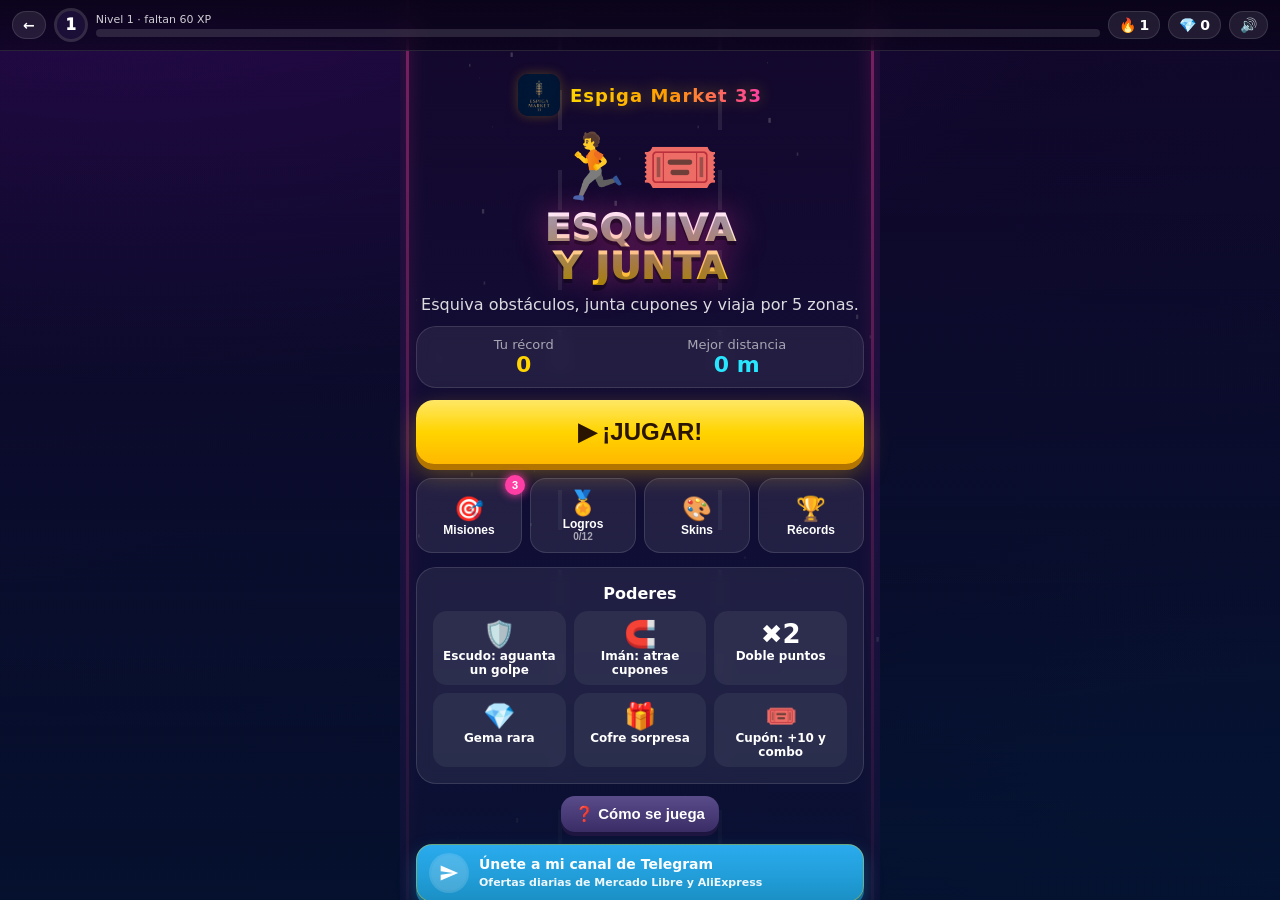
<file: tg/esquiva.html>
<!doctype html><!-- GENERADO por tools/build-tg.js a partir de ../esquiva.html · no editar a mano --><html lang="es" data-tg-page="esquiva"><head><meta charset="utf-8"><meta name="viewport" content="width=device-width,initial-scale=1,maximum-scale=1,user-scalable=no,viewport-fit=cover"><meta name="theme-color" content="#14062b"><title>Esquiva y Junta · Espiga Market 33 · Telegram</title>
<link rel="icon" type="image/png" href="../img/logo.png"><link rel="apple-touch-icon" href="../img/logo.png"><link rel="stylesheet" href="../motor.css"><link rel="stylesheet" href="tg.css"><script src="https://telegram.org/js/telegram-web-app.js"></script><script src="https://sad.adsgram.ai/js/sad.min.js"></script><script src="tg.js"></script><script src="ranking.js"></script>
<style>
body{overflow:hidden;touch-action:none;position:fixed;inset:0}
#c{position:fixed;left:50%;top:0;transform:translateX(-50%);display:block}
#hud{position:fixed;top:56px;left:50%;transform:translateX(-50%);width:100%;max-width:480px;padding:6px 14px;display:flex;justify-content:space-between;align-items:flex-start;pointer-events:none;z-index:20}
#hud .sc{font-size:34px;font-weight:1000;line-height:1;text-shadow:0 0 16px rgba(255,212,0,.6);color:var(--y)}
#hud .sub{font-size:13px;font-weight:800;opacity:.85;margin-top:3px}
#pw{display:flex;gap:6px;justify-content:flex-end;margin-top:6px}
.pwi{width:40px;height:40px;border-radius:12px;background:rgba(0,0,0,.45);border:1px solid rgba(255,255,255,.25);display:grid;place-items:center;font-size:22px;position:relative;overflow:hidden}
.pwi i{position:absolute;left:0;bottom:0;height:4px;background:var(--g);box-shadow:0 0 8px var(--g)}
#combo{position:fixed;top:128px;left:0;right:0;text-align:center;z-index:20;pointer-events:none;font-weight:1000;font-size:22px;transition:transform .1s;text-shadow:0 0 14px var(--p)}
#combo b{color:var(--y);font-size:30px}
#menu{position:fixed;inset:0;z-index:30;overflow:auto;padding-top:56px;background:linear-gradient(180deg,rgba(20,6,43,.55),rgba(5,17,46,.92))}
.hero{font-size:64px;letter-spacing:6px;margin:14px 0 4px;animation:floaty 2s infinite ease-in-out;display:inline-block}
.legend{display:grid;grid-template-columns:repeat(3,1fr);gap:8px;margin-top:8px}
.legend div{background:rgba(255,255,255,.06);border-radius:14px;padding:8px 4px;font-size:12px;font-weight:700}
.legend b{display:block;font-size:26px}
#pauseB{position:fixed;bottom:16px;right:16px;z-index:25}
</style></head><body>
<canvas id="c"></canvas>
<div id="hud" class="hidden"><div><div class="sc" id="hSc">0</div><div class="sub">🎟️ <span id="hCu">0</span> · <span id="hM">0</span> m</div><div class="sub" id="hZ" style="color:var(--c)"></div></div><div><div class="sub" style="text-align:right">🏆 <span id="hB">0</span></div><div id="pw"></div></div></div>
<div id="combo"></div>
<div id="menu"><div class="wrap" style="text-align:center">
 <div class="brand-row"><img class="logo" src="../img/logo.png" alt="Espiga Market 33" width="42" height="42"><div class="brand" style="font-size:18px">Espiga Market 33</div></div>
 <div class="hero" id="mHero">🏃🎟️</div>
 <h1 class="title">ESQUIVA<br>Y JUNTA</h1>
 <p style="opacity:.85;margin:10px 0">Esquiva obstáculos, junta cupones y viaja por 5 zonas.</p>
 <div class="card" style="display:flex;justify-content:space-around;padding:10px"><div><div class="muted">Tu récord</div><b style="font-size:22px;color:var(--y)" id="mBest">0</b></div><div><div class="muted">Mejor distancia</div><b style="font-size:22px;color:var(--c)" id="mDist">0 m</b></div></div>
 <button class="btn big" id="go">▶ ¡JUGAR!</button>
 <div id="meta"></div>
 <div class="card"><b>Poderes</b><div class="legend"><div><b>🛡️</b>Escudo: aguanta un golpe</div><div><b>🧲</b>Imán: atrae cupones</div><div><b>✖️2</b>Doble puntos</div><div><b>💎</b>Gema rara</div><div><b>🎁</b>Cofre sorpresa</div><div><b>🎟️</b>Cupón: +10 y combo</div></div></div>
 <button class="btn sec sm" id="tutB">❓ Cómo se juega</button>
 <a class="tg-btn sm" href="https://t.me/espigamarket33" target="_blank" rel="noopener"><span class="tg-ico" aria-hidden="true"><svg viewBox="0 0 24 24" fill="currentColor"><path d="M2.01 21 23 12 2.01 3 2 10l15 2-15 2z"/></svg></span><span class="tg-txt"><strong>Únete a mi canal de Telegram</strong><small>Ofertas diarias de Mercado Libre y AliExpress</small></span></a>
 <p class="muted" style="margin-top:14px">Versión de prueba · Sin premios en dinero</p><p class="muted" style="font-size:11px;text-align:center;margin:8px 0 18px" id="discl"></p>
</div></div>
<script src="../motor.js"></script><script src="../productos.js"></script><script>(window.PRODUCTOS||[]).forEach(function(p){if(p&&p.i&&!/^(https?:|\/|data:)/.test(p.i))p.i="../"+p.i})</script>
<script>
(function(){
const SK=[{id:'run',name:'Corredor',icon:'🏃',tr:'#FFD400'},{id:'skate',name:'Patineta',icon:'🛹',lvl:2,tr:'#29e6ff'},{id:'cat',name:'Michi veloz',icon:'🐱',cost:80,tr:'#ff9d00'},{id:'bot',name:'Robot',icon:'🤖',cost:150,tr:'#3dff8a'},{id:'uni',name:'Unicornio',icon:'🦄',lvl:6,tr:'#ff3ea5'},{id:'rocket',name:'Cohete',icon:'🚀',cost:300,tr:'#ff5a1f'},{id:'dragon',name:'Dragón',icon:'🐉',lvl:10,tr:'#b388ff'}];
const G=S.init({id:'esquiva',skins:SK,
 missions:[{id:'cup30',icon:'🎟️',txt:'Junta 30 cupones',stat:'cupones',goal:30},{id:'cup80',icon:'🎟️',txt:'Junta 80 cupones',stat:'cupones',goal:80,gems:30,xp:40},{id:'m1500',icon:'🏃',txt:'Recorre 1,500 m en total',stat:'metros',goal:1500},{id:'m600',icon:'📏',txt:'Llega a 600 m en una partida',stat:'metros',goal:600,max:true,gems:20},{id:'pow3',icon:'⚡',txt:'Agarra 3 poderes',stat:'poderes',goal:3},{id:'combo3',icon:'🔥',txt:'Llega a combo x3',stat:'combo',goal:3,max:true},{id:'play3',icon:'🎮',txt:'Juega 3 partidas',stat:'partidas',goal:3,gems:10},{id:'casi5',icon:'😱',txt:'Logra 5 "¡Por poco!"',stat:'casi',goal:5},{id:'zona3',icon:'🌈',txt:'Llega a la zona Neón',stat:'zona',goal:3,max:true,gems:25}],
 achievements:[{id:'a1',icon:'👟',name:'Primera carrera',desc:'Juega tu primera partida',test:s=>s.partidas>=1},{id:'a2',icon:'🎟️',name:'Cazacupones',desc:'Junta 100 cupones en total',test:s=>s.cupones>=100},{id:'a3',icon:'🏅',name:'Kilómetro',desc:'Recorre 1,000 m en una partida',test:s=>s.max_metros>=1000},{id:'a4',icon:'🌵',name:'Viajero',desc:'Llega al Desierto',test:s=>s.max_zona>=2},{id:'a5',icon:'🧊',name:'Explorador',desc:'Llega a la zona Hielo',test:s=>s.max_zona>=4},{id:'a6',icon:'🚀',name:'Astronauta',desc:'Llega al Espacio',test:s=>s.max_zona>=5},{id:'a7',icon:'🔥',name:'Imparable',desc:'Llega a combo x5',test:s=>s.max_combo>=5},{id:'a8',icon:'😱',name:'Nervios de acero',desc:'Logra 25 "¡Por poco!"',test:s=>s.casi>=25},{id:'a9',icon:'🛡️',name:'Protegido',desc:'El escudo te salva 5 veces',test:s=>s.salvadas>=5},{id:'a10',icon:'🎁',name:'Suertudo',desc:'Encuentra un cofre en la pista',test:s=>s.cofres>=1},{id:'a11',icon:'💯',name:'Veterano',desc:'Juega 25 partidas',test:s=>s.partidas>=25},{id:'a12',icon:'👑',name:'Leyenda',desc:'Haz 5,000 puntos en una partida',test:s=>s.max_score>=5000}],
 tutorial:[{icon:'👈👉',title:'Cambia de carril',txt:'Desliza o toca el lado <b>izquierdo</b> o <b>derecho</b> de la pantalla. En compu usa las flechas.'},{icon:'📦🚧',title:'Esquiva',txt:'Si chocas con un obstáculo se acaba la carrera. Pasar muy cerca da <b>¡Por poco!</b> y puntos extra.'},{icon:'🎟️🔥',title:'Junta cupones',txt:'Cada cupón da puntos. Si juntas seguidos subes el <b>combo</b> hasta x5.'},{icon:'🛡️🧲✖️2',title:'Poderes y zonas',txt:'Agarra poderes, busca cofres 🎁 y llega a nuevas zonas: Desierto, Neón, Hielo y Espacio.'}],
 onSkin:()=>hero()});
const $=id=>document.getElementById(id);
document.getElementById('sbar').classList.add('fixed');
const ZONES=[{n:'Ciudad',d:0,c:['#1a0b3d','#4a1a8a'],obs:['📦','🚧'],ln:'#ff3ea5'},{n:'Desierto',d:400,c:['#3a1204','#c0601c'],obs:['🌵','🪨'],ln:'#FFD400'},{n:'Neón',d:1000,c:['#060033','#c4006b'],obs:['📦','⚡'],ln:'#29e6ff'},{n:'Hielo',d:1700,c:['#02243d','#3aa7d8'],obs:['🧊','⛄'],ln:'#ffffff'},{n:'Espacio',d:2600,c:['#00000f','#2b0055'],obs:['☄️','🛸'],ln:'#b388ff'}];
const c=$('c'),x=c.getContext('2d');let W,H,DPR;
function rs(){DPR=Math.min(2,devicePixelRatio||1);W=Math.min(innerWidth,480);H=innerHeight;c.width=W*DPR;c.height=H*DPR;c.style.width=W+'px';c.style.height=H+'px';x.setTransform(DPR,0,0,DPR,0,0)}addEventListener('resize',rs);rs();
const cache={};function spr(e,s){const k=e+s;if(cache[k])return cache[k];const o=document.createElement('canvas');o.width=o.height=s*1.4*DPR;const g=o.getContext('2d');g.scale(DPR,DPR);g.font=s+'px "Noto Color Emoji","Apple Color Emoji","Segoe UI Emoji",sans-serif';g.textAlign='center';g.textBaseline='middle';g.fillText(e,s*.7,s*.75);return cache[k]=o}
function drawE(e,s,cx,cy,glow,sc){const o=spr(e,s);const w=s*1.4*(sc||1);if(glow){x.shadowColor=glow;x.shadowBlur=18}x.drawImage(o,cx-w/2,cy-w/2,w,w);x.shadowBlur=0}
const laneX=l=>W/6+l*W/3;
let st,run=false,paused=false,last=0,stars=[];
for(let i=0;i<60;i++)stars.push({x:Math.random(),y:Math.random(),s:Math.random()*2+.5,v:Math.random()*.6+.4});
function skin(){return SK.find(s=>s.id===S.skin())||SK[0]}
function hero(){$('mHero').textContent=skin().icon+'🎟️'}
function menu(){run=false;$('menu').classList.remove('hidden');$('hud').classList.add('hidden');$('combo').textContent='';$('mBest').textContent=S.fmt(S.best());$('mDist').textContent=S.fmt(S.stat('max_metros'))+' m';S.metaTabs($('meta'));hero();if(!idling)idle()}
let idleT=0,idling=false;function idle(){if(run){idling=false;return}idling=true;idleT+=1/60;drawBG(ZONES[0],null,0,idleT*300);requestAnimationFrame(idle)}
$('go').onclick=()=>{S.sfx('click');S.tutorial().then(start)};
$('tutB').onclick=()=>S.tutorial(true);
function start(){st={lane:1,vx:1,prevLane:1,lt:-9,obs:[],speed:330,score:0,cup:0,dist:0,spawn:.8,combo:0,ct:0,maxMult:1,casi:0,pow:{shield:0,mag:0,x2:0},zone:0,zt:0,shake:0,t:0,chests:0,gems:0,inv:0,trail:[],off:0,pows:0,dead:false,continued:false};
 $('menu').classList.add('hidden');$('hud').classList.remove('hidden');$('hB').textContent=S.fmt(S.best());run=true;paused=false;last=performance.now();S.sfx('whoosh');S.banner('ZONA 1 · CIUDAD','¡VAMOS!');requestAnimationFrame(loop)}
function move(d){if(!run||st.dead)return;const n=Math.max(0,Math.min(2,st.lane+d));if(n===st.lane)return;st.prevLane=st.lane;st.lane=n;st.lt=st.t;S.sfx('tap',n*2);S.vib(8)}
let sx=null,sy=0;addEventListener('pointerdown',e=>{if(!run||e.target.closest('#sbar,.modal'))return;sx=e.clientX;sy=e.clientY});
addEventListener('pointerup',e=>{if(sx===null)return;const dx=e.clientX-sx;if(Math.abs(dx)>25)move(dx>0?1:-1);else move(e.clientX<innerWidth/2?-1:1);sx=null});
addEventListener('keydown',e=>{if(e.key==='ArrowLeft'||e.key==='a')move(-1);if(e.key==='ArrowRight'||e.key==='d')move(1)});
document.addEventListener('visibilitychange',()=>{if(document.hidden&&run)paused=true;else if(paused){paused=false;last=performance.now();requestAnimationFrame(loop)}});
const mult=()=>Math.min(5,1+Math.floor(st.combo/6));
function spawnRow(){const z=ZONES[st.zone];const two=st.dist>150&&Math.random()<Math.min(.55,.25+st.dist/4000);const lanes=[0,1,2].sort(()=>Math.random()-.5);const ob=two?lanes.slice(0,2):lanes.slice(0,1);
 for(const l of ob)st.obs.push({l,y:-40,t:'ob',e:z.obs[Math.random()*z.obs.length|0]});
 const free=lanes.filter(l=>!ob.includes(l));
 for(const l of free){const r=Math.random();if(r<.05)st.obs.push({l,y:-40,t:'pw',e:['🛡️','🧲','✖️'][Math.random()*3|0]});else if(r<.075)st.obs.push({l,y:-40,t:'gem',e:'💎'});else if(r<.083&&st.chests<2&&st.dist>200)st.obs.push({l,y:-40,t:'chest',e:'🎁'});else if(r<.6){for(let k=0;k<3;k++)st.obs.push({l,y:-40-k*55,t:'cup',e:'🎟️'})}}}
function lerpC(a,b,k){const p=s=>[1,3,5].map(i=>parseInt(s.substr(i,2),16));const A=p(a),B=p(b);return 'rgb('+A.map((v,i)=>Math.round(v+(B[i]-v)*k)).join(',')+')'}
function drawBG(z,pz,k,off){const c0=pz?lerpC(pz.c[0],z.c[0],k):z.c[0],c1=pz?lerpC(pz.c[1],z.c[1],k):z.c[1];const g=x.createLinearGradient(0,0,0,H);g.addColorStop(0,c0);g.addColorStop(1,c1);x.fillStyle=g;x.fillRect(0,0,W,H);
 x.fillStyle='rgba(255,255,255,.8)';for(const s of stars){const yy=(s.y*H+off*s.v*.3)%H;x.globalAlpha=.25+s.s/4;x.fillRect(s.x*W,yy,s.s,s.s*(1+(run?st.speed/200:1)));}x.globalAlpha=1;
 x.fillStyle='rgba(0,0,0,.28)';x.fillRect(6,0,W-12,H);
 x.shadowColor=z.ln;x.shadowBlur=14;x.fillStyle=z.ln;x.fillRect(6,0,3,H);x.fillRect(W-9,0,3,H);x.shadowBlur=0;
 x.fillStyle='rgba(255,255,255,.22)';for(let l=1;l<3;l++){const lx=l*W/3-2;for(let y=(off%80)-80;y<H;y+=80)x.fillRect(lx,y,4,40)}}
function loop(now){if(!run||paused)return;const dt=Math.min(.033,(now-last)/1000);last=now;st.t+=dt;
 if(!st.dead){st.speed=Math.min(950,st.speed+dt*(9+st.zone*2));const dd=st.speed*dt;st.dist+=dd/10;st.off+=dd;st.score+=dd/10*(st.pow.x2>0?2:1);
  st.spawn-=dt;if(st.spawn<=0){st.spawn=Math.max(.42,1.0-st.speed/1500);spawnRow()}
  let nz=0;ZONES.forEach((z,i)=>{if(st.dist>=z.d)nz=i});if(nz!==st.zone){st.pz=ZONES[st.zone];st.zone=nz;st.zt=0;S.sfx('lvl');S.banner('ZONA '+(nz+1)+' · '+ZONES[nz].n.toUpperCase(),'¡NUEVA ZONA!');S.flash(ZONES[nz].ln,.35);st.score+=100;S.float(innerWidth/2,innerHeight*.55,'+100 ZONA','#29e6ff')}
  for(const k in st.pow)if(st.pow[k]>0)st.pow[k]=Math.max(0,st.pow[k]-dt);
  if(st.combo>0){st.ct-=dt;if(st.ct<=0){st.combo=0}}
  st.inv=Math.max(0,st.inv-dt)}
 st.zt+=dt;st.vx+=(st.lane-st.vx)*Math.min(1,dt*18);
 const py=H*.78,px=laneX(st.vx);const cl=innerWidth/2-W/2;
 for(const o of st.obs){o.y+=st.speed*dt*(st.dead?.15:1);
  if(o.t==='cup'&&st.pow.mag>0&&o.y>py-380&&o.y<py+30){o.mag=1}
  if(o.mag){const tx=px,ty=py;o.fx=(o.fx??laneX(o.l));o.fx+=(tx-o.fx)*Math.min(1,dt*10);o.y+=(ty-o.y)*Math.min(1,dt*6)}
  const ox=o.mag?o.fx:laneX(o.l);
  if(o.gone||st.dead)continue;
  const hit=Math.abs(o.y-py)<34&&(o.mag?Math.abs(ox-px)<40:o.l===st.lane);
  if(hit){if(o.t==='ob'){if(st.inv>0)continue;if(st.pow.shield>0){st.pow.shield=0;st.inv=1;o.gone=1;S.add('salvadas',1);S.sfx('hit');S.shake(c);S.flash('#29e6ff',.4);S.burst(cl+ox,o.y,{n:30,colors:['#29e6ff','#fff']});S.float(cl+ox,o.y-30,'¡ESCUDO!','#29e6ff');S.vib(60)}else die(o,cl+ox)}
   else{o.gone=1;const sx=cl+ox,sy=o.y;
    if(o.t==='cup'){st.combo++;st.ct=2.2;const m=mult();if(m>st.maxMult){st.maxMult=m;if(m>1){S.sfx('combo',m*3);S.banner('COMBO x'+m)}}const v=10*m*(st.pow.x2>0?2:1);st.score+=v;st.cup++;S.sfx('coin',st.combo%12);S.burst(sx,sy,{n:10,colors:['#FFD400','#fff','#ff9d00'],speed:4});S.float(sx,sy-20,'+'+v,m>1?'#ff3ea5':'#FFD400',20+m*3);S.vib(10);combo()}
    else if(o.t==='pw'){const k=o.e==='🛡️'?'shield':o.e==='🧲'?'mag':'x2';st.pow[k]=k==='shield'?12:8;st.pows++;S.sfx('power');S.burst(sx,sy,{n:28,speed:7});S.float(sx,sy-30,{shield:'¡ESCUDO!',mag:'¡IMÁN!',x2:'¡DOBLE PUNTOS!'}[k],'#3dff8a',26);S.flash('#3dff8a',.2);S.vib(30)}
    else if(o.t==='gem'){st.gems++;S.addGems(1);S.sfx('gem');S.burst(sx,sy,{n:24,colors:['#29e6ff','#fff','#b388ff']});S.float(sx,sy-20,'+1 💎','#29e6ff',26);S.vib(20)}
    else if(o.t==='chest'){st.chests++;S.add('cofres',1);S.sfx('chest');S.burst(sx,sy,{n:40,speed:9});S.float(sx,sy-30,'¡COFRE! 🎁','#FFD400',28);S.flash('#FFD400',.3);S.vib([30,30,30])}}}
  if(!o.passed&&o.y>py+30){o.passed=1;if(o.t==='ob'&&o.l===st.prevLane&&o.l!==st.lane&&st.t-st.lt<.35&&!o.gone){st.casi++;const v=25*mult();st.score+=v;S.sfx('near');S.float(cl+laneX(o.l),py-40,'¡Por poco! +'+v,'#ff3ea5',22);S.vib(15)}
   if(o.t==='cup'&&!o.gone&&!o.mag){if(st.combo>=6)S.float(cl+laneX(o.l),py,'combo perdido','#aaa',16);st.combo=0;combo()}}}
 st.obs=st.obs.filter(o=>o.y<H+60&&!(o.gone&&o.t!=='ob')&&!(o.gone&&o.t==='ob'));
 // dibujar
 const z=ZONES[st.zone];let sxo=0,syo=0;if(st.shake>0){st.shake-=dt;sxo=(Math.random()-.5)*16;syo=(Math.random()-.5)*16}
 x.save();x.translate(sxo,syo);drawBG(z,st.pz,Math.min(1,st.zt/1.5),st.off);
 for(const o of st.obs){const ox=o.mag?o.fx:laneX(o.l);if(o.t==='cup')drawE(o.e,34,ox,o.y,'#FFD400',1+Math.sin(st.t*10+o.y*.05)*.08);else if(o.t==='ob')drawE(o.e,46,ox,o.y,'rgba(0,0,0,.6)');else drawE(o.e,40,ox,o.y,o.t==='gem'?'#29e6ff':'#3dff8a',1+Math.sin(st.t*8)*.12)}
 const sk=skin();if(!st.dead){st.trail.push({x:px,y:py+18,l:1});}st.trail.forEach(t=>{t.l-=dt*2.5;t.y+=st.speed*dt*.6});st.trail=st.trail.filter(t=>t.l>0);
 x.shadowColor=sk.tr;x.shadowBlur=12;for(const t of st.trail){x.globalAlpha=t.l*.5;x.fillStyle=sk.tr;x.beginPath();x.arc(t.x,t.y,10*t.l,0,7);x.fill()}x.globalAlpha=1;x.shadowBlur=0;
 if(!st.dead||Math.floor(st.t*12)%2){const bob=Math.sin(st.t*14)*4;if(st.inv>0&&Math.floor(st.t*20)%2){}else drawE(sk.icon,50,px,py+bob,sk.tr);
  if(st.pow.shield>0){x.strokeStyle='rgba(41,230,255,'+(.5+Math.sin(st.t*8)*.3)+')';x.lineWidth=4;x.shadowColor='#29e6ff';x.shadowBlur=20;x.beginPath();x.arc(px,py,42,0,7);x.stroke();x.shadowBlur=0}
  if(st.pow.mag>0){x.strokeStyle='rgba(255,62,165,.35)';x.lineWidth=2;const r=50+(st.t*80%60);x.beginPath();x.arc(px,py,r,0,7);x.stroke()}}
 x.restore();
 $('hSc').textContent=S.fmt(st.score);$('hCu').textContent=st.cup;$('hM').textContent=S.fmt(st.dist);$('hZ').textContent='Zona '+(st.zone+1)+' · '+z.n;
 const pw=$('pw');let h='';[['shield','🛡️',12],['mag','🧲',8],['x2','✖️2',8]].forEach(([k,e,mx])=>{if(st.pow[k]>0)h+='<div class="pwi">'+e+'<i style="width:'+(st.pow[k]/mx*100)+'%"></i></div>'});pw.innerHTML=h;
 requestAnimationFrame(loop)}
function combo(){const m=mult(),e=$('combo');if(st.combo>=3){e.innerHTML='COMBO '+st.combo+(m>1?' · <b>x'+m+'</b>':'');e.style.transform='scale(1.25)';setTimeout(()=>e.style.transform='',90)}else e.textContent=''}
function die(o,sx){st.dead=true;st.shake=.45;S.sfx('hit');S.vib([80,40,120]);S.flash('#ff2a55',.55);S.burst(sx,o.y,{n:50,speed:10,colors:['#ff2a55','#FFD400','#fff']});S.shake(document.body);
 if(o)o.gone=1;
 setTimeout(()=>{run=false;$('combo').textContent='';
  if(!st.continued&&window.TG&&TG.ofrecerContinuar)TG.ofrecerContinuar({titulo:'¡Chocaste!',sub:'Mira un anuncio corto y sigue con +1 vida. Solo una vez por partida.',si:'📺 Ver anuncio para continuar · +1 vida',no:'Ver resultado',onReward:continuarTrasAnuncio,onSkip:finPartida});
  else finPartida();
 },900)}
function continuarTrasAnuncio(){st.continued=true;st.dead=false;st.inv=2.5;st.shake=0;
 const py=(typeof H==='number'?H:400)*.78;
 if(st.obs)st.obs.forEach(function(o){if(o.y>py-140)o.gone=1});
 S.banner('+1 VIDA','¡Sigue corriendo!');S.sfx('power');
 last=performance.now();run=true;paused=false;requestAnimationFrame(loop)}
function finPartida(){
 const sc=Math.floor(st.score),d=Math.floor(st.dist);
 S.add('partidas',1);S.add('cupones',st.cup);S.add('metros',d);S.add('poderes',st.pows);S.add('casi',st.casi);S.max('metros',d);S.max('combo',st.maxMult);S.max('zona',st.zone+1);S.max('score',sc);
 S.result({score:sc,rk:{t:Math.round(st.t*10)/10,cup:st.cup,casi:st.casi,zone:st.zone},lines:[['📏 Distancia',S.fmt(d)+' m'],['🎟️ Cupones',st.cup],['🔥 Combo máximo','x'+st.maxMult],['😱 ¡Por poco!',st.casi],['🗺️ Zona',(st.zone+1)+' · '+ZONES[st.zone].n],['💎 Gemas',st.gems]],xp:10+sc/25,chest:st.chests?'¡Encontraste un cofre en la pista!':null,again:start,menu:menu,extra:ofertaCard(ofertaRandom(),'🔥 Oferta del momento')})}
menu();
})();
</script><script>document.getElementById("discl").innerHTML=NOTA_PRECIOS+' · <a href="'+LINKTREE+'" target="_blank" rel="noopener" style="color:inherit">Mi Linktree</a>'</script></body></html>
</file>
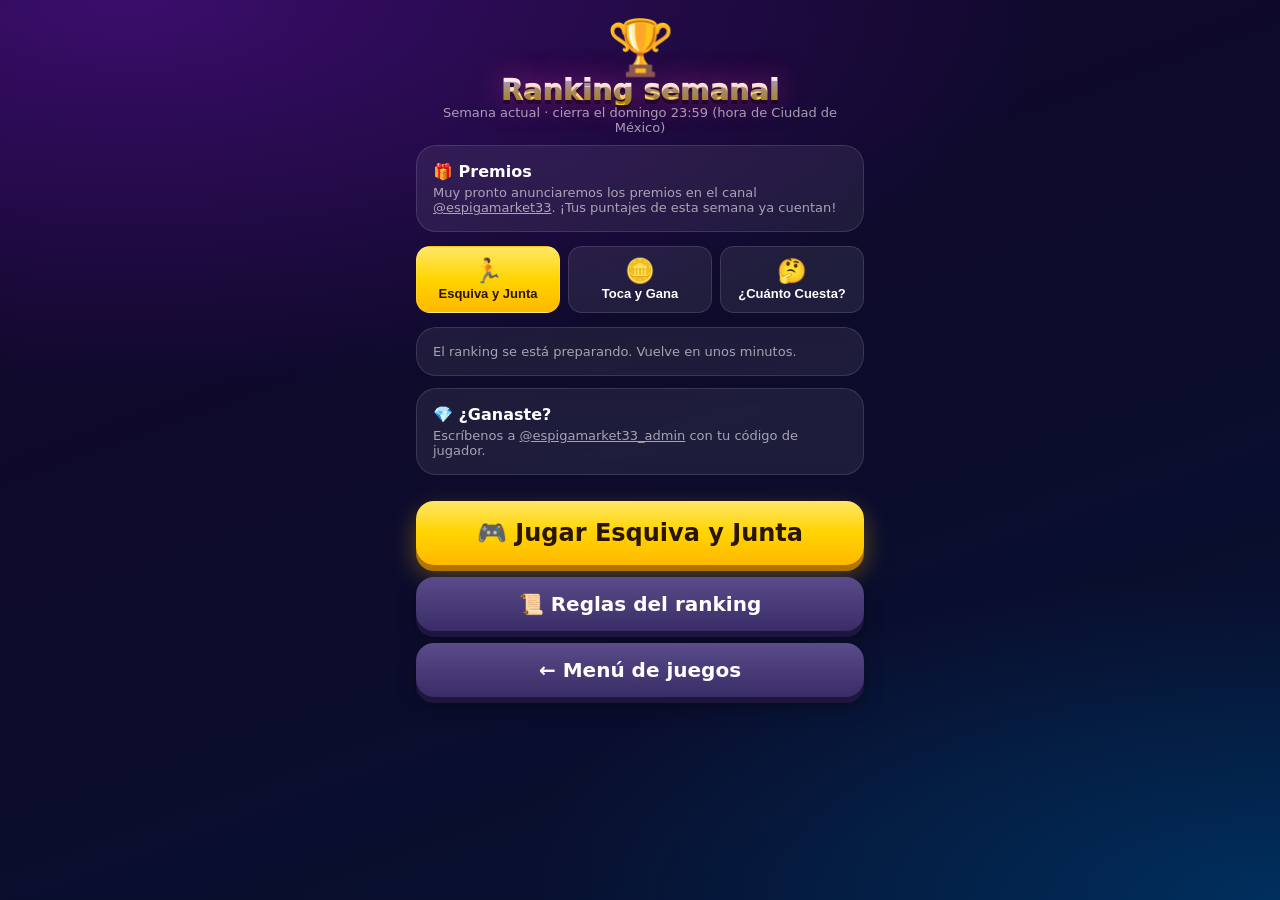
<file: tg/ranking.html>
<!doctype html><html lang="es" data-tg-page="ranking"><head><meta charset="utf-8"><meta name="viewport" content="width=device-width,initial-scale=1,maximum-scale=1,user-scalable=no,viewport-fit=cover"><meta name="theme-color" content="#14062b"><title>Ranking semanal · Espiga Market 33</title><link rel="icon" type="image/png" href="../img/logo.png"><link rel="stylesheet" href="../motor.css"><link rel="stylesheet" href="tg.css"><script src="https://telegram.org/js/telegram-web-app.js"></script><script src="tg.js"></script><script src="ranking.js"></script>
<style>
.rk-tabs{display:grid;grid-template-columns:repeat(3,1fr);gap:8px;margin:14px 0}
.rk-tab{background:rgba(255,255,255,.08);border:1px solid var(--line);color:#fff;border-radius:14px;padding:10px 4px;font-weight:900;font-size:13px;cursor:pointer;line-height:1.2}
.rk-tab b{display:block;font-size:24px}
.rk-tab.on{background:linear-gradient(180deg,#ffe766,var(--y,#FFD400) 50%,#ffb800);color:#2a1600}
.rk-cd{font-size:15px;font-weight:900;color:var(--y,#FFD400)}
.rk-me{background:rgba(255,212,0,.12);border:1px solid rgba(255,212,0,.4)}
table.lb td small{opacity:.55;font-weight:700;margin-left:6px;font-size:11px}
.rk-in{width:100%;box-sizing:border-box;padding:12px;border-radius:12px;border:1px solid var(--line);background:rgba(0,0,0,.25);color:#fff;font-size:14px;font-family:monospace}
.rk-ok{color:#4dff9a;font-weight:900}.rk-err{color:#ff6b8a;font-weight:900}
.card{text-align:left}
</style></head>
<body><div class="wrap" style="text-align:center;padding-top:18px">
<div class="big-emoji" style="font-size:54px">🏆</div>
<div class="title" style="font-size:28px">Ranking semanal</div>
<p class="muted" id="rkSem">Cargando…</p>
<p class="rk-cd" id="rkCd"></p>
<div class="card" id="rkPremios" style="margin-top:10px"></div>
<div class="rk-tabs" id="rkTabs"></div>
<div class="card" id="rkYo" style="display:none"></div>
<div class="card" id="rkTabla"><p class="muted">Cargando ranking…</p></div>
<p class="muted" id="rkAct" style="margin-top:8px;font-size:12px"></p>
<div class="card" id="rkTon" style="margin-top:12px"></div>
<a class="btn big" id="rkJugar" href="esquiva.html" style="margin-top:14px;width:100%;box-sizing:border-box">🎮 Jugar</a>
<a class="btn sec" href="../reglas-ranking.html" style="margin-top:12px;width:100%;box-sizing:border-box">📜 Reglas del ranking</a>
<a class="btn sec" href="index.html" style="margin-top:12px;width:100%;box-sizing:border-box">← Menú de juegos</a>
</div>
<script>(function(){
var RK=window.RANKING,J=Object.keys(RK.juegos),sel=(new URLSearchParams(location.search).get('j'));if(J.indexOf(sel)<0)sel='esquiva';
var datos=null,cfg={},yo='';
function $(i){return document.getElementById(i)}
function esc(s){return String(s==null?'':s).replace(/[&<>"']/g,function(c){return {'&':'&amp;','<':'&lt;','>':'&gt;','"':'&quot;',"'":'&#39;'}[c]})}
function num(n){return Number(n||0).toLocaleString('es-MX')}
function fecha(iso){return new Date(iso).toLocaleString('es-MX',{timeZone:RK.zona,weekday:'long',day:'numeric',month:'long',hour:'2-digit',minute:'2-digit'})}
function tabs(){$('rkTabs').innerHTML=J.map(function(j){var x=RK.juegos[j];return '<button class="rk-tab'+(j===sel?' on':'')+'" data-j="'+j+'"><b>'+x.e+'</b>'+esc(x.n.split(' · ')[0])+'</button>'}).join('');
  $('rkJugar').href=sel+'.html';$('rkJugar').textContent='🎮 Jugar '+RK.juegos[sel].n.split(' · ')[0]}
$('rkTabs').onclick=function(e){var b=e.target.closest('.rk-tab');if(!b)return;sel=b.dataset.j;history.replaceState(null,'','?j='+sel);if(window.TG&&TG.haptic)TG.haptic('select');tabs();tabla()};
function premios(){
  var p=cfg.premios||[],m=cfg.moneda||'TON';
  if(cfg.premiosConfirmados&&p.length){
    $('rkPremios').innerHTML='<b>🎁 Premios de esta semana'+(cfg.premiosPorJuego?' (en cada juego)':'')+'</b><div style="margin-top:6px">'+p.map(function(v,i){return ['🥇','🥈','🥉'][i]+' '+(i+1)+'.º lugar: <b>'+esc(v)+' '+esc(m)+'</b>'}).join('<br>')+'</div><p class="muted" style="margin-top:6px">Gratis, sin compra. Ver reglas abajo.</p>';
  }else $('rkPremios').innerHTML='<b>🎁 Premios</b><p class="muted" style="margin-top:4px">Muy pronto anunciaremos los premios en el canal <a href="https://t.me/espigamarket33" style="color:inherit">@espigamarket33</a>. ¡Tus puntajes de esta semana ya cuentan!</p>';
}
function cuenta(){if(!datos)return;var f=new Date(datos.cierre).getTime()-Date.now();
  if(datos.cerrada||f<=0){$('rkCd').textContent='La semana ya cerró · espera la nueva tabla';return}
  var d=Math.floor(f/864e5),h=Math.floor(f%864e5/36e5),mi=Math.floor(f%36e5/6e4);
  $('rkCd').textContent='⏳ Cierra en '+(d?d+' d ':'')+h+' h '+mi+' min'}
function tabla(){
  if(!datos){return}
  var l=(datos.juegos&&datos.juegos[sel])||[],mia=null;
  l.forEach(function(r){if(yo&&r.c===yo)mia=r});
  var local=RK.miMejor(sel);
  if(RK.enTelegram){
    $('rkYo').style.display='';$('rkYo').className='card rk-me';
    $('rkYo').innerHTML='<b>Tú'+(RK.usuario&&RK.usuario.first_name?' ('+esc(RK.usuario.first_name)+')':'')+'</b> · código <b>'+esc(yo||'…')+'</b><br>'+
      (mia?'Vas en el lugar <b>#'+mia.p+'</b> con <b>'+num(mia.s)+'</b> puntos':(local?'Tu mejor puntaje enviado: <b>'+num(local)+'</b>. Aparecerá en la tabla en unos minutos.':'Aún no tienes puntaje esta semana en este juego. ¡Juega!'));
  }else{$('rkYo').style.display='';$('rkYo').className='card';$('rkYo').innerHTML='ℹ️ Para entrar al ranking abre el juego desde Telegram: <a href="https://t.me/EspigaMarket33Bot/jugar" style="color:inherit">t.me/EspigaMarket33Bot/jugar</a>'}
  if(!l.length){$('rkTabla').innerHTML='<p class="muted">Aún no hay puntajes esta semana. ¡Sé el primero!</p>';return}
  $('rkTabla').innerHTML='<b>'+RK.juegos[sel].e+' '+esc(RK.juegos[sel].n)+'</b> <span class="muted">· '+num(datos.jugadores&&datos.jugadores[sel])+' jugadores</span><table class="lb" style="margin-top:6px">'+l.map(function(r){
    return '<tr class="'+(r.c===yo?'me':'')+'"><td>'+(r.p<=3?['🥇','🥈','🥉'][r.p-1]:r.p+'.')+' '+esc(r.n)+'<small>#'+esc(r.c)+'</small></td><td>'+num(r.s)+'</td></tr>'}).join('')+'</table>';
}
function ton(){
  var c=esc(cfg.contacto||'espigamarket33_admin');
  if(!RK.enTelegram){$('rkTon').innerHTML='<b>💎 ¿Ganaste?</b><p class="muted" style="margin-top:4px">Escríbenos a <a href="https://t.me/'+c+'" style="color:inherit">@'+c+'</a> con tu código de jugador.</p>';return}
  var t=RK.miTon();
  $('rkTon').innerHTML='<b>💎 Tu cartera TON para premios (opcional)</b><p class="muted" style="margin:4px 0 8px">Si quedas entre los primeros lugares te mandamos el premio a esta dirección. Es tu dirección pública (empieza con UQ o EQ). <b>Nunca</b> pongas tus 24 palabras secretas.</p>'+
    '<input class="rk-in" id="rkTonIn" maxlength="70" placeholder="UQ…" value="'+esc(t)+'" autocomplete="off" spellcheck="false">'+
    '<button class="btn sec" id="rkTonB" type="button" style="margin-top:10px;width:100%">Guardar dirección</button><div id="rkTonMsg" style="margin-top:6px"></div>'+
    '<p class="muted" style="margin-top:8px">¿Sin cartera o con dudas? Escribe a <a href="https://t.me/'+c+'" style="color:inherit">@'+c+'</a> con tu código <b>'+esc(yo)+'</b>.</p>';
  $('rkTonB').onclick=function(){var b=this,msg=$('rkTonMsg');b.disabled=true;msg.className='';msg.textContent='Guardando…';
    RK.enviarTon($('rkTonIn').value).then(function(){msg.className='rk-ok';msg.textContent='✅ Guardada. Se registra en unos minutos.';if(window.TG&&TG.haptic)TG.haptic('success')})
    .catch(function(e){msg.className='rk-err';msg.textContent='⚠️ '+(e&&e.message&&/Dirección/.test(e.message)?e.message:'No se pudo guardar. Revisa tu internet e intenta otra vez.');if(window.TG&&TG.haptic)TG.haptic('error')})
    .then(function(){b.disabled=false})};
}
function pintarTodo(){premios();tabs();tabla();ton();cuenta()}
tabs();
Promise.all([RK.codigo().catch(function(){return ''}),RK.cargarConfig()]).then(function(r){yo=r[0];cfg=r[1]||{};premios();ton()});
function cargar(){
  RK.cargar('actual').then(function(d){
    datos=d;$('rkSem').textContent='Semana del '+fecha(d.inicio).replace(/,? \d\d:\d\d.*$/,'')+' al domingo a las 23:59 (hora de Ciudad de México)';
    var min=Math.max(0,Math.round((Date.now()-new Date(d.actualizado))/6e4));
    $('rkAct').textContent='Actualizado hace '+(min<1?'menos de 1':min)+' min · la tabla se actualiza cada 10 a 20 minutos';
    pintarTodo();
  }).catch(function(){$('rkSem').textContent='Semana actual · cierra el domingo 23:59 (hora de Ciudad de México)';$('rkTabla').innerHTML='<p class="muted">El ranking se está preparando. Vuelve en unos minutos.</p>';premios();ton()});
}
Promise.resolve(RK.codigo()).then(function(c){yo=c||yo;cargar()},cargar);
setInterval(cuenta,30000);
})()</script>
</body></html>
</file>
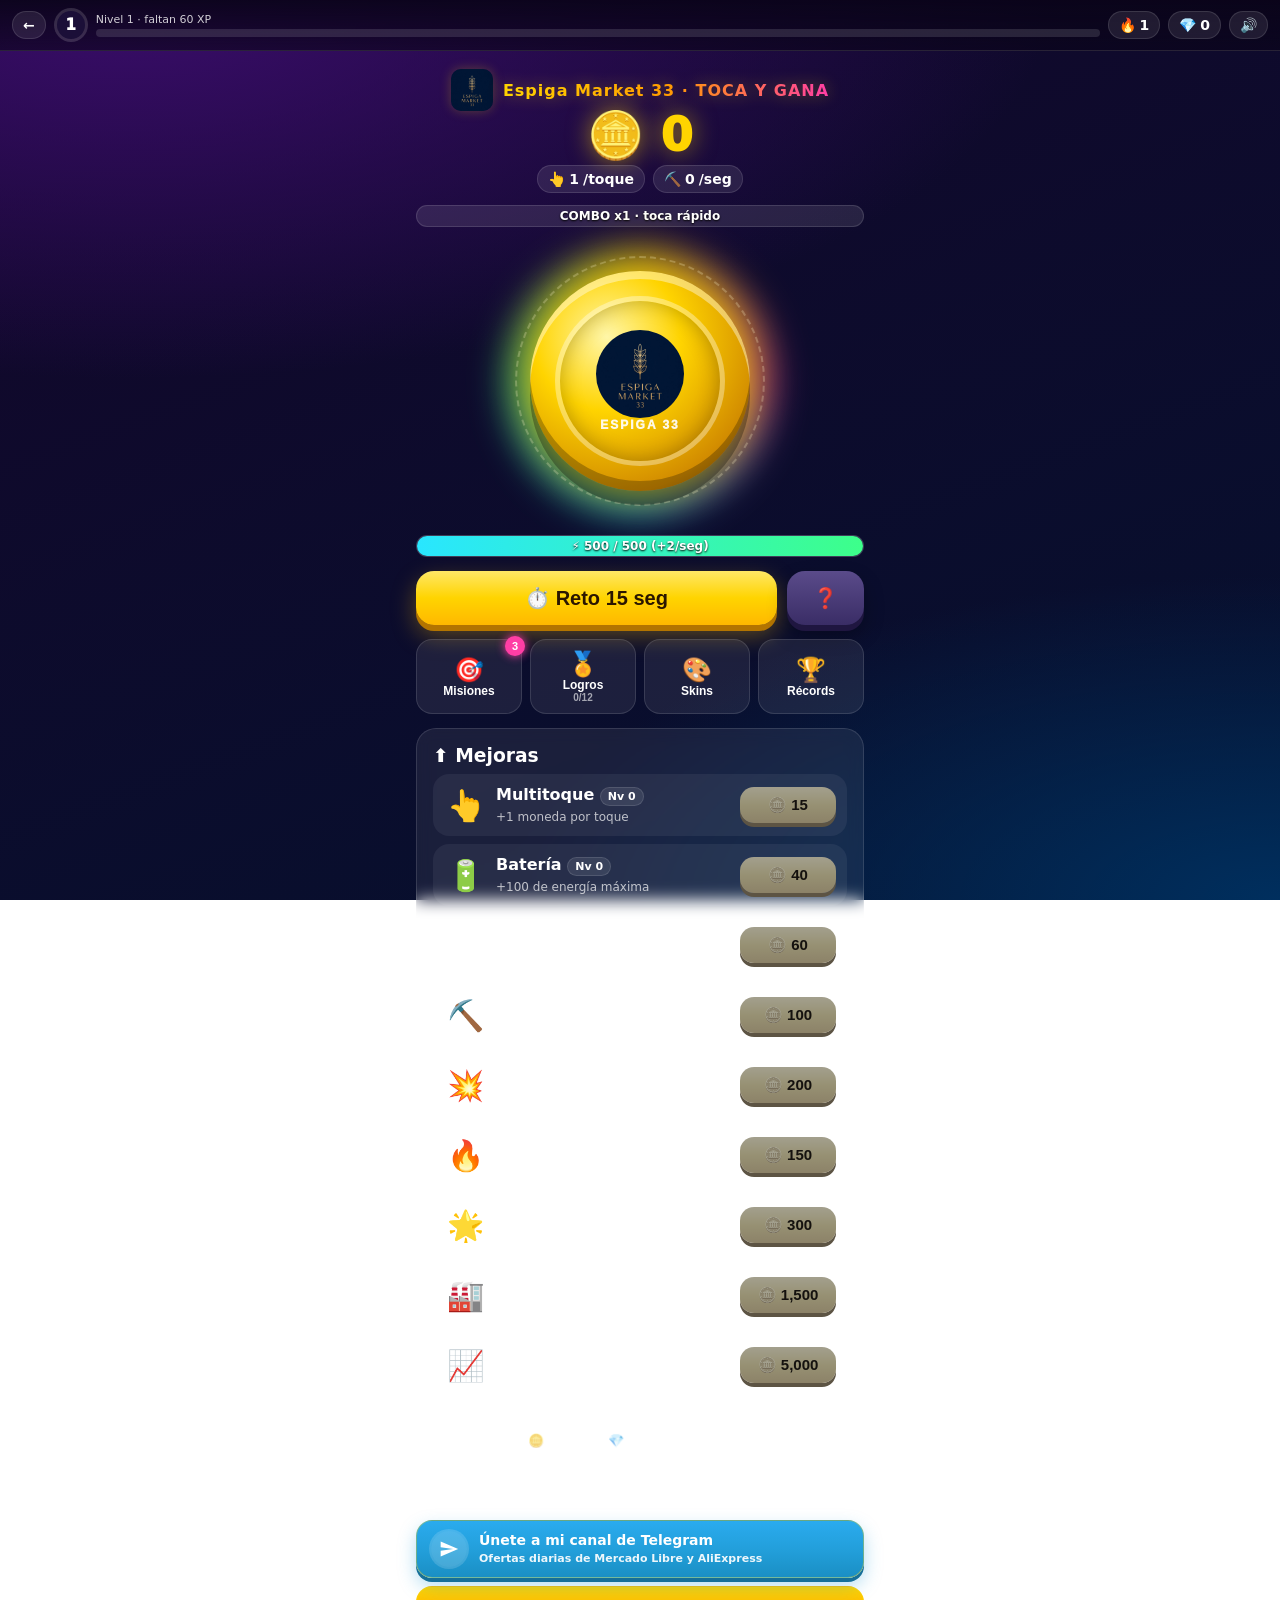
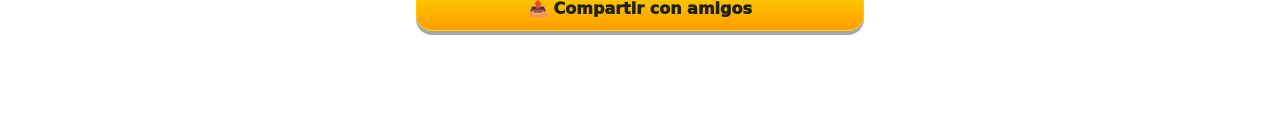
<file: tg/toca.html>
<!doctype html><!-- GENERADO por tools/build-tg.js a partir de ../toca.html · no editar a mano --><html lang="es" data-tg-page="toca"><head><meta charset="utf-8"><meta name="viewport" content="width=device-width,initial-scale=1,maximum-scale=1,user-scalable=no,viewport-fit=cover"><meta name="theme-color" content="#14062b"><title>Toca y Gana · Espiga Market 33 · Telegram</title>
<link rel="icon" type="image/png" href="../img/logo.png"><link rel="apple-touch-icon" href="../img/logo.png"><link rel="stylesheet" href="../motor.css"><link rel="stylesheet" href="tg.css"><script src="https://telegram.org/js/telegram-web-app.js"></script><script src="https://sad.adsgram.ai/js/sad.min.js"></script><script src="tg.js"></script><script src="ranking.js"></script>
<style>
body{touch-action:manipulation}
.top{text-align:center;margin-top:6px}
.cnt{font-size:46px;font-weight:1000;color:var(--y);text-shadow:0 0 24px rgba(255,212,0,.55);line-height:1.05}
.rates{display:flex;justify-content:center;gap:8px;margin-top:6px;flex-wrap:wrap}
.stage{position:relative;height:300px;display:grid;place-items:center;margin:4px 0}
.ring{position:absolute;width:270px;height:270px;border-radius:50%;background:conic-gradient(from 0deg,var(--y),var(--p),var(--c),var(--g),var(--y));filter:blur(18px);opacity:.55;animation:spin 6s linear infinite}
.ring2{position:absolute;width:250px;height:250px;border-radius:50%;border:2px dashed rgba(255,255,255,.25);animation:spin 20s linear infinite reverse}
#coin{position:relative;width:220px;height:220px;border-radius:50%;border:0;cursor:pointer;display:grid;place-items:center;font-weight:1000;color:rgba(80,40,0,.75);font-size:20px;letter-spacing:2px;box-shadow:inset 0 -10px 0 rgba(0,0,0,.25),inset 0 8px 0 rgba(255,255,255,.4),0 14px 0 rgba(0,0,0,.3),0 0 40px var(--glow,#FFD400);transition:transform .06s;touch-action:none}
#coin .in{width:170px;height:170px;border-radius:50%;border:5px solid rgba(255,255,255,.35);display:grid;place-items:center;box-shadow:inset 0 0 20px rgba(0,0,0,.25)}
#coin .in b{font-size:70px;line-height:1;color:rgba(255,255,255,.92);text-shadow:0 3px 0 rgba(0,0,0,.25)}
#coin .in small{display:block;font-size:12px;color:rgba(255,255,255,.9)}
#coin.press{transform:scale(.92) rotate(-3deg)}
#coin.frenzy{animation:frz .3s infinite}
@keyframes frz{50%{filter:brightness(1.4) hue-rotate(40deg)}}
.meter{position:relative;height:22px;border-radius:12px;background:rgba(255,255,255,.1);overflow:hidden;border:1px solid var(--line)}
.meter>div{position:absolute;inset:0 auto 0 0;width:0}
.meter span{position:absolute;inset:0;display:grid;place-items:center;font-size:12px;font-weight:900;text-shadow:0 1px 2px #000}
#cbF{background:linear-gradient(90deg,#ff9d00,var(--p),#ff2a55);box-shadow:0 0 14px var(--p)}
#enF{background:linear-gradient(90deg,var(--c),var(--g))}
.up{display:flex;align-items:center;gap:10px;padding:10px;border-radius:16px;background:rgba(255,255,255,.06);margin:8px 0;border:1px solid transparent;transition:.2s}
.up.can{border-color:rgba(255,212,0,.6);box-shadow:0 0 16px rgba(255,212,0,.2)}
.up .ic{font-size:30px;width:42px;text-align:center}
.up .tx{flex:1;text-align:left;min-width:0}.up .tx b{display:block}.up .tx small{opacity:.7;font-size:12px}
.up .btn{min-width:96px}
#gold{position:fixed;z-index:50;font-size:58px;cursor:pointer;filter:drop-shadow(0 0 18px #FFD400);animation:gfl 1.6s ease-in-out infinite;touch-action:none}
@keyframes gfl{50%{transform:translateY(-14px) rotate(12deg) scale(1.1)}}
#reto{position:fixed;inset:0;z-index:55;background:radial-gradient(circle at 50% 40%,#5a0b5a,#120428);display:flex;flex-direction:column;align-items:center;justify-content:center;touch-action:none}
#reto .t{font-size:90px;font-weight:1000;color:var(--y);text-shadow:0 0 30px var(--y)}
#rCoin{width:240px;height:240px}
</style></head><body>
<div class="wrap">
 <div class="top"><div class="brand-row"><img class="logo" src="../img/logo.png" alt="Espiga Market 33" width="42" height="42"><span class="brand" style="font-size:16px">Espiga Market 33 · TOCA Y GANA</span></div>
  <div class="cnt">🪙 <span id="cN">0</span></div>
  <div class="rates"><span class="pill">👆 <span id="rT">1</span>/toque</span><span class="pill">⛏️ <span id="rS">0</span>/seg</span><span class="pill" id="frP" style="display:none;color:var(--p)">🔥 FRENESÍ x3</span></div>
 </div>
 <div class="meter" style="margin-top:12px"><div id="cbF"></div><span id="cbT">COMBO x1 · toca rápido</span></div>
 <div class="stage"><div class="ring"></div><div class="ring2"></div><button id="coin" aria-label="Moneda"><div class="in"><div><img src="../img/logo.png" alt="Espiga Market 33" width="88" height="88" style="width:88px;height:88px;border-radius:50%;object-fit:cover;display:block;margin:0 auto"><small>ESPIGA 33</small></div></div></button></div>
 <div class="meter"><div id="enF"></div><span id="enT"></span></div>
 <div style="display:flex;gap:10px;margin-top:14px"><button class="btn" id="retoB" style="flex:1">⏱️ Reto 15 seg</button><button class="btn sec" id="tutB">❓</button></div>
 <div id="meta"></div>
 <div class="card"><h3 style="text-align:left">⬆️ Mejoras</h3><div id="ups"></div></div>
 <p class="muted" style="text-align:center">Las monedas 🪙 y gemas 💎 son del juego, no tienen valor en dinero.<br>Versión de prueba</p>
</div>
<script src="../motor.js"></script><script src="../productos.js"></script><script>(window.PRODUCTOS||[]).forEach(function(p){if(p&&p.i&&!/^(https?:|\/|data:)/.test(p.i))p.i="../"+p.i})</script>
<script>
(function(){
const $=id=>document.getElementById(id);
const SK=[{id:'oro',name:'Oro clásico',icon:'🟡',bg:'radial-gradient(circle at 35% 30%,#fff6a8,#FFD400 35%,#d18a00 75%,#7a4a00)',gl:'#FFD400'},{id:'plata',name:'Plata',icon:'⚪',lvl:2,bg:'radial-gradient(circle at 35% 30%,#fff,#cfd8e6 35%,#7d8aa3 75%,#3b4459)',gl:'#cfe3ff'},{id:'esm',name:'Esmeralda',icon:'🟢',cost:60,bg:'radial-gradient(circle at 35% 30%,#d6ffe9,#3dff8a 35%,#0f9d58 75%,#03401f)',gl:'#3dff8a'},{id:'rubi',name:'Rubí',icon:'🔴',cost:120,bg:'radial-gradient(circle at 35% 30%,#ffd6de,#ff2a55 35%,#a3002a 75%,#40000f)',gl:'#ff2a55'},{id:'dia',name:'Diamante',icon:'💎',lvl:5,bg:'radial-gradient(circle at 35% 30%,#fff,#9ff3ff 35%,#29b6e6 75%,#0b3d66)',gl:'#29e6ff'},{id:'neon',name:'Neón',icon:'🟣',cost:200,bg:'radial-gradient(circle at 35% 30%,#ffd0f5,#ff3ea5 35%,#7a00ff 75%,#1a0040)',gl:'#ff3ea5'},{id:'arco',name:'Arcoíris',icon:'🌈',lvl:8,bg:'conic-gradient(#ff2a55,#ff9d00,#FFD400,#3dff8a,#29e6ff,#7a00ff,#ff2a55)',gl:'#fff'},{id:'gal',name:'Galaxia',icon:'🌌',cost:400,bg:'radial-gradient(circle at 30% 30%,#fff 0 2%,transparent 3%),radial-gradient(circle at 70% 60%,#fff 0 1.5%,transparent 2.5%),radial-gradient(circle at 40% 40%,#7a4dff,#2b0a6b 60%,#05001a)',gl:'#b388ff'}];
const G=S.init({id:'toca',skins:SK,
 missions:[{id:'t300',icon:'👆',txt:'Toca 300 veces',stat:'toques',goal:300},{id:'t1000',icon:'👆',txt:'Toca 1,000 veces',stat:'toques',goal:1000,gems:30,xp:40},{id:'c5k',icon:'🪙',txt:'Gana 5,000 monedas',stat:'monedas',goal:5000},{id:'c50k',icon:'💰',txt:'Gana 50,000 monedas',stat:'monedas',goal:50000,gems:30,xp:40},{id:'up3',icon:'⬆️',txt:'Compra 3 mejoras',stat:'mejoras',goal:3},{id:'gold1',icon:'🌟',txt:'Atrapa 1 moneda dorada',stat:'doradas',goal:1,gems:20},{id:'cb4',icon:'🔥',txt:'Llega a combo x4',stat:'combo',goal:4,max:true},{id:'reto60',icon:'⏱️',txt:'Haz 60 toques en el Reto 15 seg',stat:'reto',goal:60,max:true,gems:25},{id:'cr5',icon:'💥',txt:'Logra 5 golpes críticos',stat:'criticos',goal:5}],
 achievements:[{id:'b1',icon:'👆',name:'Primer toque',desc:'Toca la moneda',test:s=>s.toques>=1},{id:'b2',icon:'✋',name:'Dedo rápido',desc:'1,000 toques en total',test:s=>s.toques>=1000},{id:'b3',icon:'🦾',name:'Dedo de acero',desc:'10,000 toques en total',test:s=>s.toques>=10000},{id:'b4',icon:'🪙',name:'Ahorrador',desc:'Gana 10,000 monedas',test:s=>s.monedas>=1e4},{id:'b5',icon:'💰',name:'Rico',desc:'Gana 100,000 monedas',test:s=>s.monedas>=1e5},{id:'b6',icon:'🏦',name:'Millonario del juego',desc:'Gana 1,000,000 monedas',test:s=>s.monedas>=1e6},{id:'b7',icon:'🔥',name:'En llamas',desc:'Llega a combo x5',test:s=>s.max_combo>=5},{id:'b8',icon:'🌟',name:'Cazador dorado',desc:'Atrapa 10 monedas doradas',test:s=>s.doradas>=10},{id:'b9',icon:'⏱️',name:'Relámpago',desc:'90 toques en el Reto 15 seg',test:s=>s.max_reto>=90},{id:'b10',icon:'⬆️',name:'Inversionista',desc:'Compra 25 mejoras',test:s=>s.mejoras>=25},{id:'b11',icon:'💥',name:'Crítico',desc:'50 golpes críticos',test:s=>s.criticos>=50},{id:'b12',icon:'🏭',name:'Empresario',desc:'Llega a 100 monedas por segundo',test:s=>s.max_porseg>=100}],
 tutorial:[{icon:'👆🪙',title:'Toca la moneda',txt:'Cada toque te da monedas 🪙 y gasta 1 de energía ⚡, que se recarga sola.'},{icon:'🔥',title:'Combo',txt:'Si tocas rápido se llena la barra de <b>combo</b> y ganas hasta <b>x5</b>.'},{icon:'⬆️⛏️',title:'Mejoras',txt:'Compra mejoras: más monedas por toque, más energía, golpes críticos y un <b>auto-minero</b> que junta monedas aunque no estés.'},{icon:'🌟⏱️',title:'Sorpresas y reto',txt:'A veces aparece una <b>moneda dorada</b> 🌟 con un premio sorpresa. Y prueba el <b>Reto 15 seg</b> para tu récord.'}],
 onSkin:applySkin});
const UP=[{id:'multi',ic:'👆',n:'Multitoque',d:'+1 moneda por toque',b:15,k:1.5},{id:'bat',ic:'🔋',n:'Batería',d:'+100 de energía máxima',b:40,k:1.6},{id:'rec',ic:'⚡',n:'Recarga rápida',d:'+1 energía por segundo',b:60,k:1.65},{id:'auto',ic:'⛏️',n:'Auto-minero',d:'+1 moneda por segundo',b:100,k:1.55},{id:'crit',ic:'💥',n:'Golpe crítico',d:'+3% de probabilidad de x10',b:200,k:1.8,max:15},{id:'cmb',ic:'🔥',n:'Combo largo',d:'El combo baja más lento',b:150,k:1.7,max:10},{id:'luck',ic:'🌟',n:'Suerte dorada',d:'Monedas doradas más seguido',b:300,k:1.8,max:10},{id:'fab',ic:'🏭',n:'Fábrica',d:'+8 monedas por segundo',b:1500,k:1.6},{id:'mul',ic:'📈',n:'Multiplicador',d:'+25% a todo lo que ganas',b:5000,k:2.1,max:20}];
let T=S.load('toca_state',null)||{c:0,lv:{},en:500,t:Date.now()};
const L=id=>T.lv[id]||0;
const cost=u=>Math.floor(u.b*Math.pow(u.k,L(u.id)));
const enMax=()=>500+100*L('bat'),enReg=()=>2+L('rec'),perTap=()=>(1+L('multi'))*(1+.25*L('mul')),perSec=()=>(L('auto')+8*L('fab'))*(1+.25*L('mul'));
let combo=0,frenzy=0,disp=T.c,shown=-1,tapsXP=0;
const save=()=>{T.t=Date.now();S.save('toca_state',T)};
function applySkin(){const s=SK.find(k=>k.id===S.skin())||SK[0];const co=$('coin');co.style.background=s.bg;co.style.setProperty('--glow',s.gl)}
applySkin();
/* ganancias sin conexión (honesto: solo lo que produce tu auto-minero, máximo 3 horas) */
(function(){const el=Math.min(3*3600,(Date.now()-T.t)/1000);T.en=Math.min(enMax(),T.en+el*enReg());const g=Math.floor(el*perSec());if(g>0&&el>60){setTimeout(()=>{const m=S.modal('<div class="big-emoji">⛏️</div><h2>¡Bienvenido de vuelta!</h2><p style="opacity:.85">Mientras no estabas, tu auto-minero trabajó '+(el>=3600?Math.floor(el/3600)+' h ':'')+Math.floor(el%3600/60)+' min y juntó:</p><div class="score-big">+'+S.short(g)+' 🪙</div><p class="muted">Máximo 3 horas. Sube el Auto-minero y la Fábrica para ganar más.</p><button class="btn big" id="ofB">Recoger</button>',{close:false});m.querySelector('#ofB').onclick=()=>{gain(g,innerWidth/2,innerHeight/2,true);S.sfx('gem');S.confetti(50);m.close()}},1200)}save()})();
function gain(v,x,y,quiet){T.c+=v;S.add('monedas',Math.floor(v));if(!quiet)0}
function tap(e,inReto){const co=inReto?$('rCoin'):$('coin');co.classList.add('press');setTimeout(()=>co.classList.remove('press'),60);
 const x=e.clientX||innerWidth/2,y=e.clientY||innerHeight/2;
 combo=Math.min(100,combo+8);const m=1+Math.floor(combo/25);
 if(inReto){R.taps++;R.pts+=10*m;S.sfx('tap',m*2);S.vib(6);S.float(x,y-30,'+'+10*m,m>2?'#ff3ea5':'#FFD400');if(Math.random()<.3)S.burst(x,y,{n:4,emoji:'🪙',size:18,speed:5});return}
 if(T.en<1){S.float(x,y-30,'😴 Sin energía','#aaa',18);S.sfx('bad');return}
 T.en-=1;let v=perTap()*m*(frenzy>0?3:1);const crit=Math.random()<L('crit')*.03;if(crit){v*=10;S.add('criticos',1);S.sfx('combo',18);S.shake($('coin'));S.flash('#FFD400',.25);S.float(x,y-50,'¡CRÍTICO! +'+S.short(v),'#ff3ea5',32);S.burst(x,y,{n:24,speed:8});S.vib([20,20,40])}else{S.float(x,y-30,'+'+S.short(v),m>2?'#ff3ea5':'#FFD400',20+m*2);S.sfx('tap',m*2+combo/20);S.vib(6)}
 if(Math.random()<.35)S.burst(x,y,{n:3,emoji:'🪙',size:18,speed:5});
 gain(v,x,y);S.add('toques',1);if(m>1)S.max('combo',m);
 if(++tapsXP>=25){tapsXP=0;S.addXP(3)}}
$('coin').addEventListener('pointerdown',e=>{e.preventDefault();tap(e)});
/* moneda dorada: premio variable */
let goldT=20+Math.random()*20;
function spawnGold(){if($('gold')||document.querySelector('.modal')||$('reto'))return;const g=S.el('<div id="gold">🌟</div>');g.style.left=(20+Math.random()*(innerWidth-110))+'px';g.style.top=(140+Math.random()*(innerHeight-320))+'px';document.body.appendChild(g);S.sfx('near');setTimeout(()=>g.remove(),7000);
 g.addEventListener('pointerdown',e=>{e.preventDefault();g.remove();S.add('doradas',1);S.vib([30,30,60]);const r=Math.random(),x=e.clientX,y=e.clientY;S.burst(x,y,{n:50,speed:9});
  if(r<.55){const v=Math.max(50,Math.floor(perSec()*60+perTap()*40));gain(v);S.sfx('chest');S.banner('+'+S.short(v)+' 🪙','LLUVIA DE MONEDAS');for(let i=0;i<4;i++)setTimeout(()=>S.burst(Math.random()*innerWidth,-10,{n:12,emoji:'🪙',size:24,speed:3,g:.3}),i*150)}
  else if(r<.85){frenzy=10;S.sfx('power');S.banner('FRENESÍ x3','10 SEGUNDOS');S.flash('#ff3ea5',.3)}
  else if(r<.95){S.sfx('gem');S.addGems(5,x,y);S.banner('+5 💎','¡GEMAS!')}
  else{T.en=enMax();S.sfx('power');S.banner('⚡ ENERGÍA LLENA','¡SORPRESA!')}})}
/* mejoras */
function drawUps(){$('ups').innerHTML=UP.map(u=>{const lv=L(u.id),mx=u.max&&lv>=u.max,c=cost(u);return '<div class="up'+(!mx&&T.c>=c?' can':'')+'"><div class="ic">'+u.ic+'</div><div class="tx"><b>'+u.n+' <span class="pill" style="font-size:11px;padding:2px 7px">Nv '+lv+'</span></b><small>'+u.d+'</small></div><button class="btn sm" data-u="'+u.id+'" '+(mx||T.c<c?'disabled':'')+'>'+(mx?'MÁX':'🪙 '+S.short(c))+'</button></div>'}).join('')}
$('ups').addEventListener('click',e=>{const id=e.target.closest('[data-u]')?.dataset.u;if(!id)return;const u=UP.find(k=>k.id===id),c=cost(u);if(T.c<c)return;T.c-=c;T.lv[id]=L(id)+1;S.sfx('power');S.vib(20);const r=e.target.getBoundingClientRect();S.burst(r.left+r.width/2,r.top,{n:20});S.float(r.left+r.width/2,r.top,u.n+' Nv '+T.lv[id],'#3dff8a',18);S.add('mejoras',1);S.max('porseg',Math.floor(perSec()));S.addXP(5);save();drawUps()});
/* bucle */
let lt=performance.now(),acc=0,upAcc=0;
function loop(now){const dt=Math.min(.25,(now-lt)/1000);lt=now;
 T.en=Math.min(enMax(),T.en+enReg()*dt);const ps=perSec()*(frenzy>0?3:1);if(ps>0){acc+=ps*dt;if(acc>=1){const w=Math.floor(acc);acc-=w;gain(w)}}
 combo=Math.max(0,combo-(28-L('cmb')*2)*dt);if(frenzy>0){frenzy-=dt;if(frenzy<=0)frenzy=0}
 const m=1+Math.floor(combo/25);$('cbF').style.width=combo+'%';$('cbT').textContent=combo>0?'COMBO x'+m+(m>=5?' 🔥 ¡MÁXIMO!':''):'COMBO x1 · toca rápido';
 $('enF').style.width=(T.en/enMax()*100)+'%';$('enT').textContent='⚡ '+Math.floor(T.en)+' / '+enMax()+'  (+'+enReg()+'/seg)';
 disp+=(T.c-disp)*Math.min(1,dt*10);if(Math.abs(T.c-disp)<1)disp=T.c;const sh=Math.floor(disp);if(sh!==shown){shown=sh;$('cN').textContent=S.short(sh)}
 $('rT').textContent=S.short(perTap()*m*(frenzy>0?3:1));$('rS').textContent=S.short(ps);$('frP').style.display=frenzy>0?'':'none';$('coin').classList.toggle('frenzy',frenzy>0);
 goldT-=dt;if(goldT<=0){goldT=Math.max(12,45-L('luck')*3)*(.6+Math.random()*.8);spawnGold()}
 upAcc+=dt;if(upAcc>1){upAcc=0;drawUps();save()}
 if(R&&R.on){R.left-=dt;$('rLeft').textContent=Math.max(0,R.left).toFixed(1);if(R.left<=0)endReto()}
 requestAnimationFrame(loop)}
/* Reto 15 segundos */
let R=null;
$('retoB').onclick=()=>{S.sfx('click');const o=S.el('<div id="reto"><div class="muted" style="letter-spacing:3px;font-weight:900">RETO 15 SEGUNDOS</div><div class="t" id="rLeft">3</div><div style="font-size:22px;font-weight:900">⭐ <span id="rPts">0</span></div><div class="stage" style="height:280px"><div class="ring"></div><button id="rCoin" style="position:relative;width:230px;height:230px;border-radius:50%;border:0;background:'+$('coin').style.background+';box-shadow:0 0 50px #FFD400"><div style="font-size:80px;color:#fff;font-weight:1000">S</div></button></div><div class="muted" id="rHint">¡Prepárate!</div></div>');document.body.appendChild(o);combo=0;R={on:false,taps:0,pts:0,left:15};
 let n=3;const cd=setInterval(()=>{n--;S.sfx('tick');if(n>0)$('rLeft').textContent=n;else{clearInterval(cd);$('rLeft').textContent='15.0';$('rHint').textContent='¡TOCA LO MÁS RÁPIDO QUE PUEDAS!';S.sfx('power');R.on=true}},700);S.sfx('tick');
 $('rCoin').addEventListener('pointerdown',e=>{e.preventDefault();if(!R.on)return;tap(e,true);$('rPts').textContent=S.fmt(R.pts)})};
function endReto(){R.on=false;const r=R;$('reto').remove();S.max('reto',r.taps);S.add('retos',1);const bonus=Math.floor(r.pts*(1+L('multi')*.2));gain(bonus);
 S.result({title:'RETO 15 SEGUNDOS',score:r.pts,board:'reto',rk:{taps:r.taps},lines:[['👆 Toques',r.taps],['⚡ Toques por segundo',(r.taps/15).toFixed(1)],['🪙 Monedas de premio','+'+S.short(bonus)]],xp:8+r.taps/3,extra:ofertaCard(ofertaRandom(),'🔥 Oferta del momento'),again:()=>$('retoB').onclick(),menu:()=>S.metaTabs($('meta'),[['reto','Reto 15 segundos']]),ad:{label:'📺 Ver anuncio para duplicar el premio',onReward:()=>{gain(bonus);S.toast('📺','¡Premio doble!','+'+S.short(bonus)+' monedas');S.sfx('good')}}})}
$('tutB').onclick=()=>S.tutorial(true);
document.addEventListener('visibilitychange',save);addEventListener('pagehide',save);
S.metaTabs($('meta'),[['reto','Reto 15 segundos']]);drawUps();requestAnimationFrame(loop);
const tw=setInterval(()=>{if(S.profile.tut.toca)return clearInterval(tw);if(!document.querySelector('.modal')&&!$('reto')){clearInterval(tw);S.tutorial()}},1500);
})();
</script><div class="wrap" style="padding-top:0"><a class="tg-btn sm" href="https://t.me/espigamarket33" target="_blank" rel="noopener"><span class="tg-ico" aria-hidden="true"><svg viewBox="0 0 24 24" fill="currentColor"><path d="M2.01 21 23 12 2.01 3 2 10l15 2-15 2z"/></svg></span><span class="tg-txt"><strong>Únete a mi canal de Telegram</strong><small>Ofertas diarias de Mercado Libre y AliExpress</small></span></a><p class="muted" style="font-size:11px;text-align:center;margin:8px 0 18px" id="discl"></p></div><script>document.getElementById("discl").innerHTML=NOTA_PRECIOS+' · <a href="'+LINKTREE+'" target="_blank" rel="noopener" style="color:inherit">Mi Linktree</a>'</script></body></html>
</file>
<file: motor.css>
/* Espiga Market 33 · motor de juegos v2 */
:root{--y:#FFD400;--p:#ff3ea5;--c:#29e6ff;--g:#3dff8a;--bg1:#14062b;--bg2:#05112e;--card:rgba(255,255,255,.07);--line:rgba(255,255,255,.12)}
*{box-sizing:border-box;margin:0;padding:0;-webkit-tap-highlight-color:transparent;user-select:none;-webkit-user-select:none}
html,body{height:100%;color:#fff;font-family:system-ui,-apple-system,"Segoe UI",Roboto,sans-serif;overscroll-behavior:none}
body{background:radial-gradient(120% 70% at 10% 0%,#3a0d6b 0%,transparent 60%),radial-gradient(100% 60% at 100% 100%,#002f5e 0%,transparent 60%),linear-gradient(160deg,var(--bg1),var(--bg2));background-attachment:fixed;overflow-x:hidden}
.brand{font-weight:900;letter-spacing:1px;background:linear-gradient(90deg,var(--y),#ff9d00,var(--p));-webkit-background-clip:text;background-clip:text;color:transparent;filter:drop-shadow(0 0 8px rgba(255,212,0,.35))}
.logo{width:42px;height:42px;border-radius:10px;object-fit:cover;flex:none;box-shadow:0 0 12px rgba(255,212,0,.25)}
.logo-lg{width:112px;height:112px;border-radius:24px;margin:0 auto 10px;display:block;object-fit:cover;box-shadow:0 8px 28px rgba(0,0,0,.35),0 0 20px rgba(255,212,0,.25)}
.brand-row{display:flex;align-items:center;justify-content:center;gap:10px;margin-top:6px}
.title{font-size:38px;font-weight:1000;line-height:1;letter-spacing:.5px;text-shadow:0 4px 0 rgba(0,0,0,.35),0 0 30px rgba(255,62,165,.5);background:linear-gradient(180deg,#fff 20%,var(--y));-webkit-background-clip:text;background-clip:text;color:transparent;animation:pulseT 2.4s ease-in-out infinite}
@keyframes pulseT{50%{transform:scale(1.04)}}
.btn{display:inline-flex;align-items:center;justify-content:center;gap:8px;background:linear-gradient(180deg,#ffe766,var(--y) 50%,#ffb800);color:#2a1600;border:0;border-radius:18px;padding:15px 26px;font-size:20px;font-weight:900;cursor:pointer;text-decoration:none;box-shadow:0 6px 0 #b37400,0 10px 24px rgba(255,190,0,.35);transition:transform .08s,box-shadow .08s;position:relative;overflow:hidden}
.btn:active{transform:translateY(4px);box-shadow:0 2px 0 #b37400,0 4px 10px rgba(255,190,0,.3)}
.btn::after{content:"";position:absolute;top:0;left:-60%;width:40%;height:100%;background:linear-gradient(90deg,transparent,rgba(255,255,255,.6),transparent);transform:skewX(-20deg);animation:shine 2.8s infinite}
@keyframes shine{0%,60%{left:-60%}100%{left:130%}}
.btn.big{font-size:24px;padding:18px 34px;width:100%}
.btn.sec{background:linear-gradient(180deg,#5a4b8a,#3a2d66);color:#fff;box-shadow:0 6px 0 #1f1640,0 10px 20px rgba(0,0,0,.3)}
.btn.sec::after{display:none}
.btn.sm{font-size:15px;padding:9px 14px;border-radius:14px;box-shadow:0 4px 0 #b37400}
.btn.sec.sm{box-shadow:0 4px 0 #1f1640}
.btn[disabled]{filter:grayscale(.8) brightness(.7);pointer-events:none}
.card{background:var(--card);border:1px solid var(--line);border-radius:20px;padding:16px;margin:12px 0;backdrop-filter:blur(8px);-webkit-backdrop-filter:blur(8px)}
.hidden{display:none!important}
.muted{opacity:.6;font-size:13px}
/* barra superior */
#sbar{position:sticky;top:0;z-index:40;display:flex;align-items:center;gap:8px;padding:8px 12px;background:linear-gradient(180deg,rgba(10,4,25,.92),rgba(10,4,25,.6));backdrop-filter:blur(10px);-webkit-backdrop-filter:blur(10px);border-bottom:1px solid var(--line)}
#sbar.fixed{position:fixed;left:0;right:0}
#sbar .lv{flex:1;display:flex;align-items:center;gap:8px;min-width:0}
#sbar .lvb{width:34px;height:34px;border-radius:50%;display:grid;place-items:center;font-weight:1000;font-size:15px;background:conic-gradient(var(--y) var(--pct,0%),rgba(255,255,255,.15) 0);position:relative;flex:none}
#sbar .lvb span{position:absolute;inset:3px;border-radius:50%;background:#1b0f38;display:grid;place-items:center}
#sbar .xpw{flex:1;min-width:0}
#sbar .xpt{font-size:11px;opacity:.8;white-space:nowrap;overflow:hidden;text-overflow:ellipsis}
#sbar .xpbar{height:8px;border-radius:6px;background:rgba(255,255,255,.12);overflow:hidden;margin-top:3px}
#sbar .xpbar div{height:100%;width:0;background:linear-gradient(90deg,var(--c),var(--g));box-shadow:0 0 10px var(--c);transition:width .6s cubic-bezier(.2,.9,.3,1.2)}
.pill{display:inline-flex;align-items:center;gap:4px;background:rgba(255,255,255,.09);border:1px solid var(--line);border-radius:999px;padding:5px 10px;font-weight:900;font-size:14px;white-space:nowrap}
.pill.btnp{cursor:pointer}
.bump{animation:bump .4s}
@keyframes bump{30%{transform:scale(1.35)}}
/* modales */
.modal{position:fixed;inset:0;z-index:60;display:flex;align-items:center;justify-content:center;padding:18px;background:rgba(5,0,15,.72);backdrop-filter:blur(6px);-webkit-backdrop-filter:blur(6px);animation:fadeIn .2s}
.modal .box{width:100%;max-width:420px;max-height:88vh;overflow:auto;background:linear-gradient(170deg,#2a1257,#120a2e);border:1px solid rgba(255,255,255,.18);border-radius:26px;padding:22px 18px;text-align:center;box-shadow:0 20px 60px rgba(0,0,0,.6),0 0 40px rgba(255,62,165,.25);animation:popIn .35s cubic-bezier(.2,1.4,.4,1)}
.modal h2{font-size:26px;font-weight:1000;margin-bottom:6px}
.modal .x{position:sticky;top:0;float:right;background:rgba(255,255,255,.12);border:0;color:#fff;width:34px;height:34px;border-radius:50%;font-size:18px;cursor:pointer}
@keyframes fadeIn{from{opacity:0}}
@keyframes popIn{from{transform:scale(.6);opacity:0}}
.big-emoji{font-size:80px;line-height:1.1;display:inline-block;animation:floaty 2s ease-in-out infinite}
@keyframes floaty{50%{transform:translateY(-8px) rotate(3deg)}}
/* recompensas diarias */
.days{display:grid;grid-template-columns:repeat(4,1fr);gap:8px;margin:14px 0}
.day{border-radius:14px;padding:8px 2px;background:rgba(255,255,255,.07);border:2px solid transparent;font-size:12px;font-weight:800}
.day b{display:block;font-size:22px;margin:2px 0}
.day.done{opacity:.45}
.day.now{border-color:var(--y);background:rgba(255,212,0,.15);box-shadow:0 0 18px rgba(255,212,0,.45);animation:bump 1.2s infinite}
.day.d7{grid-column:span 2;background:linear-gradient(135deg,rgba(255,62,165,.25),rgba(41,230,255,.2))}
/* listas */
.row{display:flex;align-items:center;gap:10px;text-align:left;padding:10px;border-radius:14px;background:rgba(255,255,255,.06);margin:8px 0}
.row .ic{font-size:30px;width:40px;text-align:center;flex:none}
.row .tx{flex:1;min-width:0}
.row .tx b{display:block;font-size:15px}
.row .tx small{opacity:.7;font-size:12px}
.row.lock{opacity:.45;filter:grayscale(1)}
.row.ok{background:linear-gradient(90deg,rgba(61,255,138,.18),rgba(255,255,255,.05))}
.pbar{height:7px;border-radius:6px;background:rgba(255,255,255,.12);overflow:hidden;margin-top:5px}
.pbar div{height:100%;background:linear-gradient(90deg,var(--y),var(--p));border-radius:6px}
.tabs{display:grid;grid-template-columns:repeat(4,1fr);gap:8px;margin:14px 0}
.tab{background:rgba(255,255,255,.08);border:1px solid var(--line);color:#fff;border-radius:16px;padding:10px 2px;font-size:12px;font-weight:800;cursor:pointer;position:relative}
.tab b{display:block;font-size:24px}
.dot{position:absolute;top:-4px;right:-4px;background:var(--p);color:#fff;border-radius:999px;font-size:11px;min-width:20px;height:20px;line-height:20px;padding:0 5px;box-shadow:0 0 10px var(--p);animation:bump 1.4s infinite}
table.lb{width:100%;border-collapse:collapse;text-align:left}
table.lb td{padding:8px 6px;border-bottom:1px solid var(--line);font-weight:700}
table.lb td:last-child{text-align:right;color:var(--y)}
table.lb tr.me td{background:rgba(255,212,0,.12)}
input.name{font-size:18px;padding:12px;border-radius:14px;border:2px solid rgba(255,255,255,.2);background:rgba(0,0,0,.35);color:#fff;width:100%;text-align:center;user-select:text;-webkit-user-select:text}
/* toasts / popups */
#toasts{position:fixed;top:58px;left:0;right:0;z-index:80;display:flex;flex-direction:column;align-items:center;gap:8px;pointer-events:none}
.toast{display:flex;align-items:center;gap:10px;max-width:92%;background:linear-gradient(90deg,#3b1580,#1a0b40);border:1px solid rgba(255,212,0,.6);border-radius:18px;padding:10px 16px;box-shadow:0 10px 30px rgba(0,0,0,.5),0 0 24px rgba(255,212,0,.35);animation:tIn .45s cubic-bezier(.2,1.5,.4,1),tOut .4s ease-in forwards 2.8s}
.toast .ic{font-size:30px}
.toast b{display:block;color:var(--y);font-size:12px;letter-spacing:1px;text-transform:uppercase}
@keyframes tIn{from{transform:translateY(-60px) scale(.7);opacity:0}}
@keyframes tOut{to{transform:translateY(-40px);opacity:0}}
.floater{position:fixed;z-index:90;pointer-events:none;font-weight:1000;font-size:24px;text-shadow:0 2px 0 rgba(0,0,0,.5),0 0 12px currentColor;animation:flt 1s ease-out forwards;transform:translate(-50%,-50%)}
@keyframes flt{0%{transform:translate(-50%,-50%) scale(.5);opacity:0}15%{transform:translate(-50%,-70%) scale(1.25);opacity:1}100%{transform:translate(-50%,-180%) scale(1);opacity:0}}
#fx{position:fixed;inset:0;pointer-events:none;z-index:85}
#flash{position:fixed;inset:0;pointer-events:none;z-index:84;opacity:0}
.shake{animation:shk .4s}
@keyframes shk{10%,50%,90%{transform:translate(-6px,3px)}30%,70%{transform:translate(6px,-3px)}}
.banner{position:fixed;left:0;right:0;top:40%;z-index:70;text-align:center;pointer-events:none;font-size:34px;font-weight:1000;text-shadow:0 0 20px var(--p),0 4px 0 rgba(0,0,0,.4);animation:ban 1.8s ease-in-out forwards}
.banner small{display:block;font-size:15px;letter-spacing:3px;color:var(--y)}
@keyframes ban{0%{transform:scale(2.5);opacity:0}15%{transform:scale(1);opacity:1}80%{opacity:1}100%{transform:scale(.9) translateY(-30px);opacity:0}}
.chest{font-size:110px;display:inline-block;cursor:pointer;filter:drop-shadow(0 0 25px rgba(255,212,0,.7));animation:wob 1s infinite}
@keyframes wob{0%,100%{transform:rotate(0)}20%{transform:rotate(-8deg) scale(1.05)}40%{transform:rotate(8deg) scale(1.05)}60%{transform:rotate(-4deg)}}
.rays{position:relative}
.rays::before{content:"";position:absolute;left:50%;top:50%;width:260px;height:260px;margin:-130px;background:repeating-conic-gradient(rgba(255,212,0,.25) 0 10deg,transparent 10deg 20deg);border-radius:50%;animation:spin 8s linear infinite;z-index:-1;-webkit-mask:radial-gradient(circle,#000 30%,transparent 70%);mask:radial-gradient(circle,#000 30%,transparent 70%)}
@keyframes spin{to{transform:rotate(360deg)}}
.score-big{font-size:58px;font-weight:1000;color:var(--y);text-shadow:0 0 24px rgba(255,212,0,.6)}
.rec{display:inline-block;background:linear-gradient(90deg,var(--p),var(--y));color:#200;border-radius:999px;padding:5px 14px;font-weight:1000;animation:bump 1s infinite}
.near{color:#ffb3d9;font-weight:900;margin:6px 0}
.wrap{max-width:480px;margin:0 auto;padding:12px 16px 30px}

/* Botón del canal de Telegram */
.tg-btn{display:flex;align-items:center;gap:12px;width:100%;box-sizing:border-box;text-decoration:none;color:#fff;background:linear-gradient(180deg,#2AABEE,#229ED9 55%,#1a8fc4);border:1px solid rgba(255,212,0,.35);border-radius:18px;padding:12px 16px;margin:16px 0 8px;text-align:left;box-shadow:0 6px 0 #156f99,0 10px 24px rgba(34,158,217,.4);transition:transform .08s,box-shadow .08s;position:relative;overflow:hidden;-webkit-tap-highlight-color:transparent}
.tg-btn:active{transform:translateY(4px);box-shadow:0 2px 0 #156f99,0 4px 10px rgba(34,158,217,.3)}
.tg-btn .tg-ico{flex:none;width:44px;height:44px;border-radius:50%;background:rgba(255,255,255,.18);display:grid;place-items:center;box-shadow:0 0 0 2px rgba(255,255,255,.15)}
.tg-btn .tg-ico svg{width:24px;height:24px;display:block}
.tg-btn .tg-txt{flex:1;min-width:0}
.tg-btn strong{display:block;font-size:16px;font-weight:900;line-height:1.2}
.tg-btn small{display:block;font-size:12px;opacity:.92;font-weight:700;margin-top:3px;line-height:1.3}
.tg-btn.sm{padding:10px 14px;border-radius:16px;margin:12px 0 8px;box-shadow:0 4px 0 #156f99,0 8px 18px rgba(34,158,217,.35)}
.tg-btn.sm .tg-ico{width:36px;height:36px}
.tg-btn.sm .tg-ico svg{width:20px;height:20px}
.tg-btn.sm strong{font-size:14px}
.tg-btn.sm small{font-size:11px}
</file>
<file: tg/tg.css>
/* Espiga Market 33 · ajustes para Telegram Mini App (se suma a ../motor.css) */
html{-webkit-tap-highlight-color:transparent}
body{padding-top:max(env(safe-area-inset-top,0px),var(--tgx-safe-top,0px));padding-bottom:max(env(safe-area-inset-bottom,0px),var(--tgx-safe-bottom,0px));padding-left:var(--tgx-safe-left,0px);padding-right:var(--tgx-safe-right,0px);overscroll-behavior:none;-webkit-user-select:none;user-select:none}
/* dentro de Telegram se usa el botón Atrás nativo */
html.in-tg #sbar .only-site{display:none}
.tgx-share{display:flex;align-items:center;justify-content:center;gap:8px;width:100%;box-sizing:border-box;margin:4px 0 10px;padding:12px 16px;border-radius:16px;border:1px solid rgba(255,212,0,.6);background:linear-gradient(180deg,#ffd400,#ff9d00);color:#221;font:inherit;font-weight:1000;font-size:16px;cursor:pointer;box-shadow:0 4px 0 rgba(0,0,0,.35);transition:transform .08s}
.tgx-share:active{transform:translateY(3px);box-shadow:0 1px 0 rgba(0,0,0,.35)}
.tgx-hola{font-weight:1000;font-size:20px;color:var(--y,#FFD400);margin-top:6px}

/* botón de anuncio recompensado */
.btn.tgx-ad,.tgx-ad{background:linear-gradient(180deg,#2ea6ff,#0088cc);color:#fff;border:0;box-shadow:0 4px 0 #005f91}
.btn.tgx-ad:active,.tgx-ad:active{transform:translateY(3px);box-shadow:0 1px 0 #005f91}
.btn.tgx-ad:disabled,.tgx-ad:disabled{opacity:.7;transform:none;box-shadow:none}
</file>
